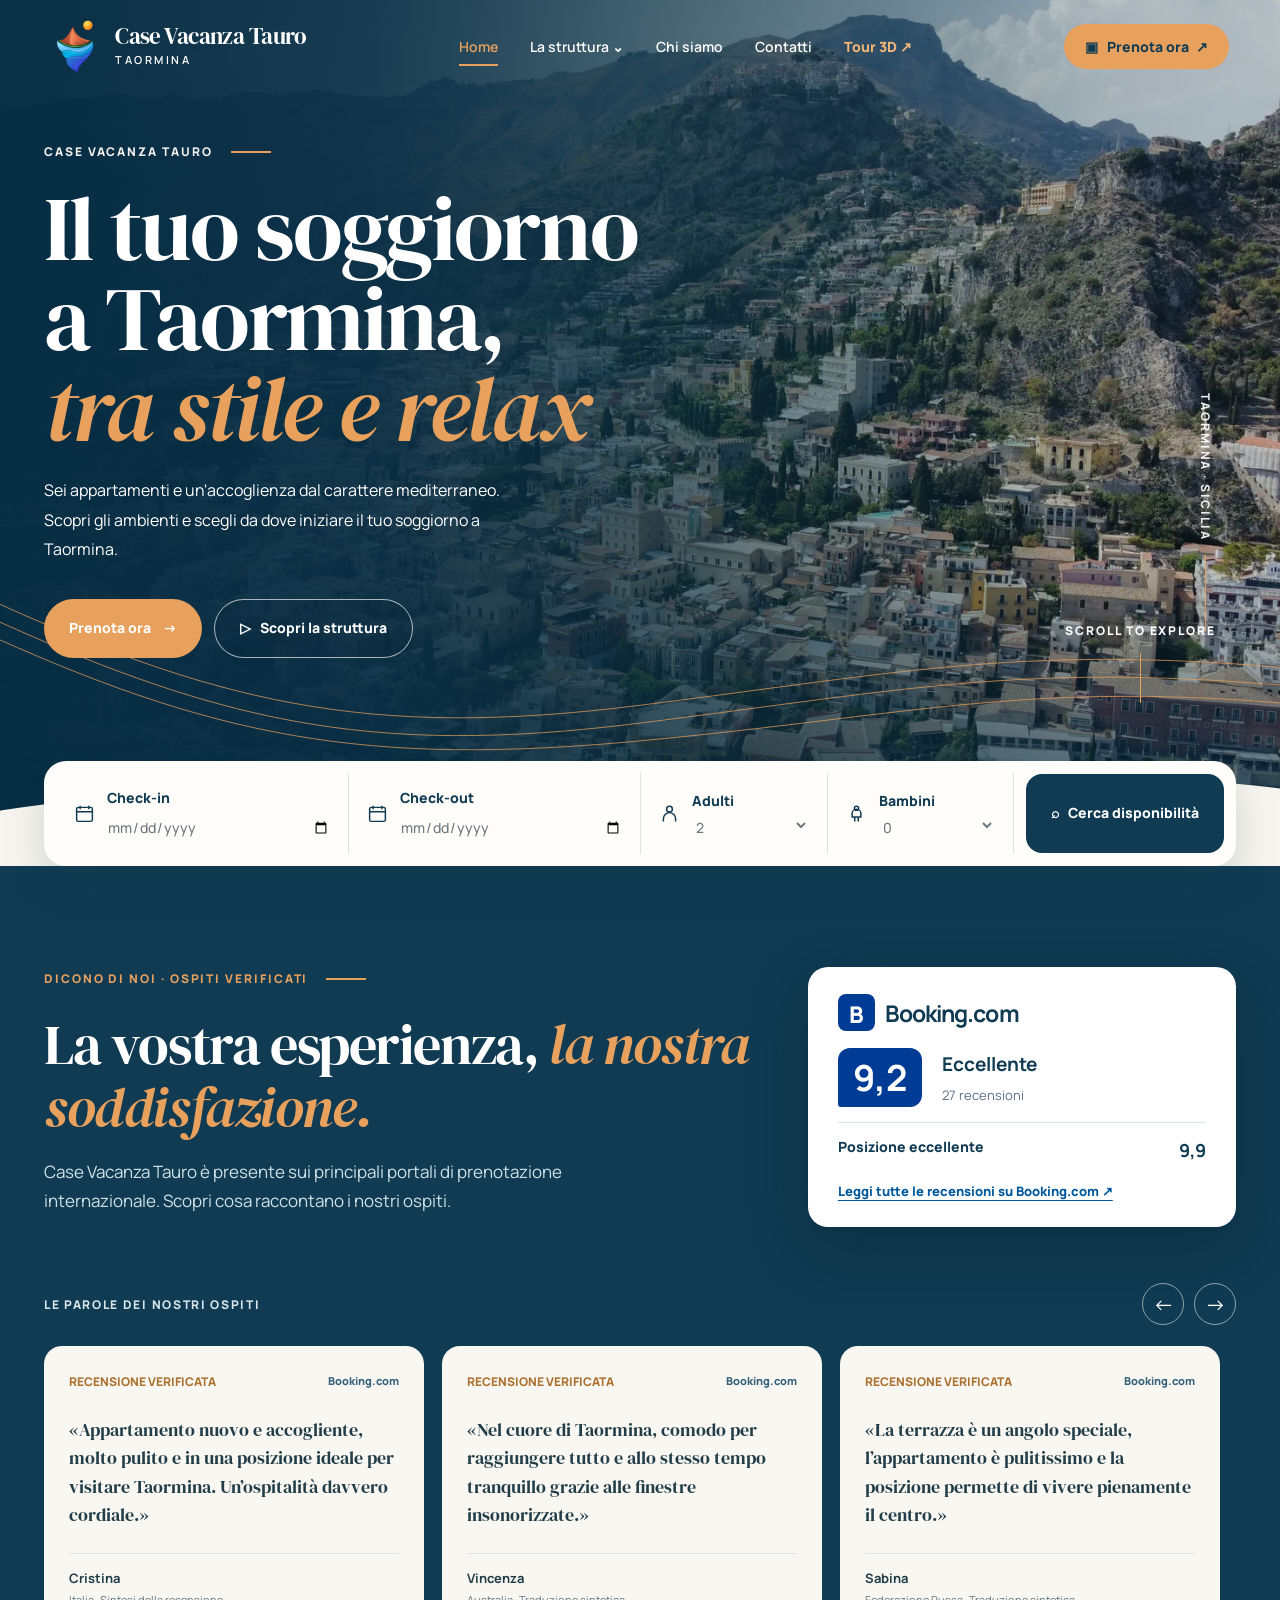
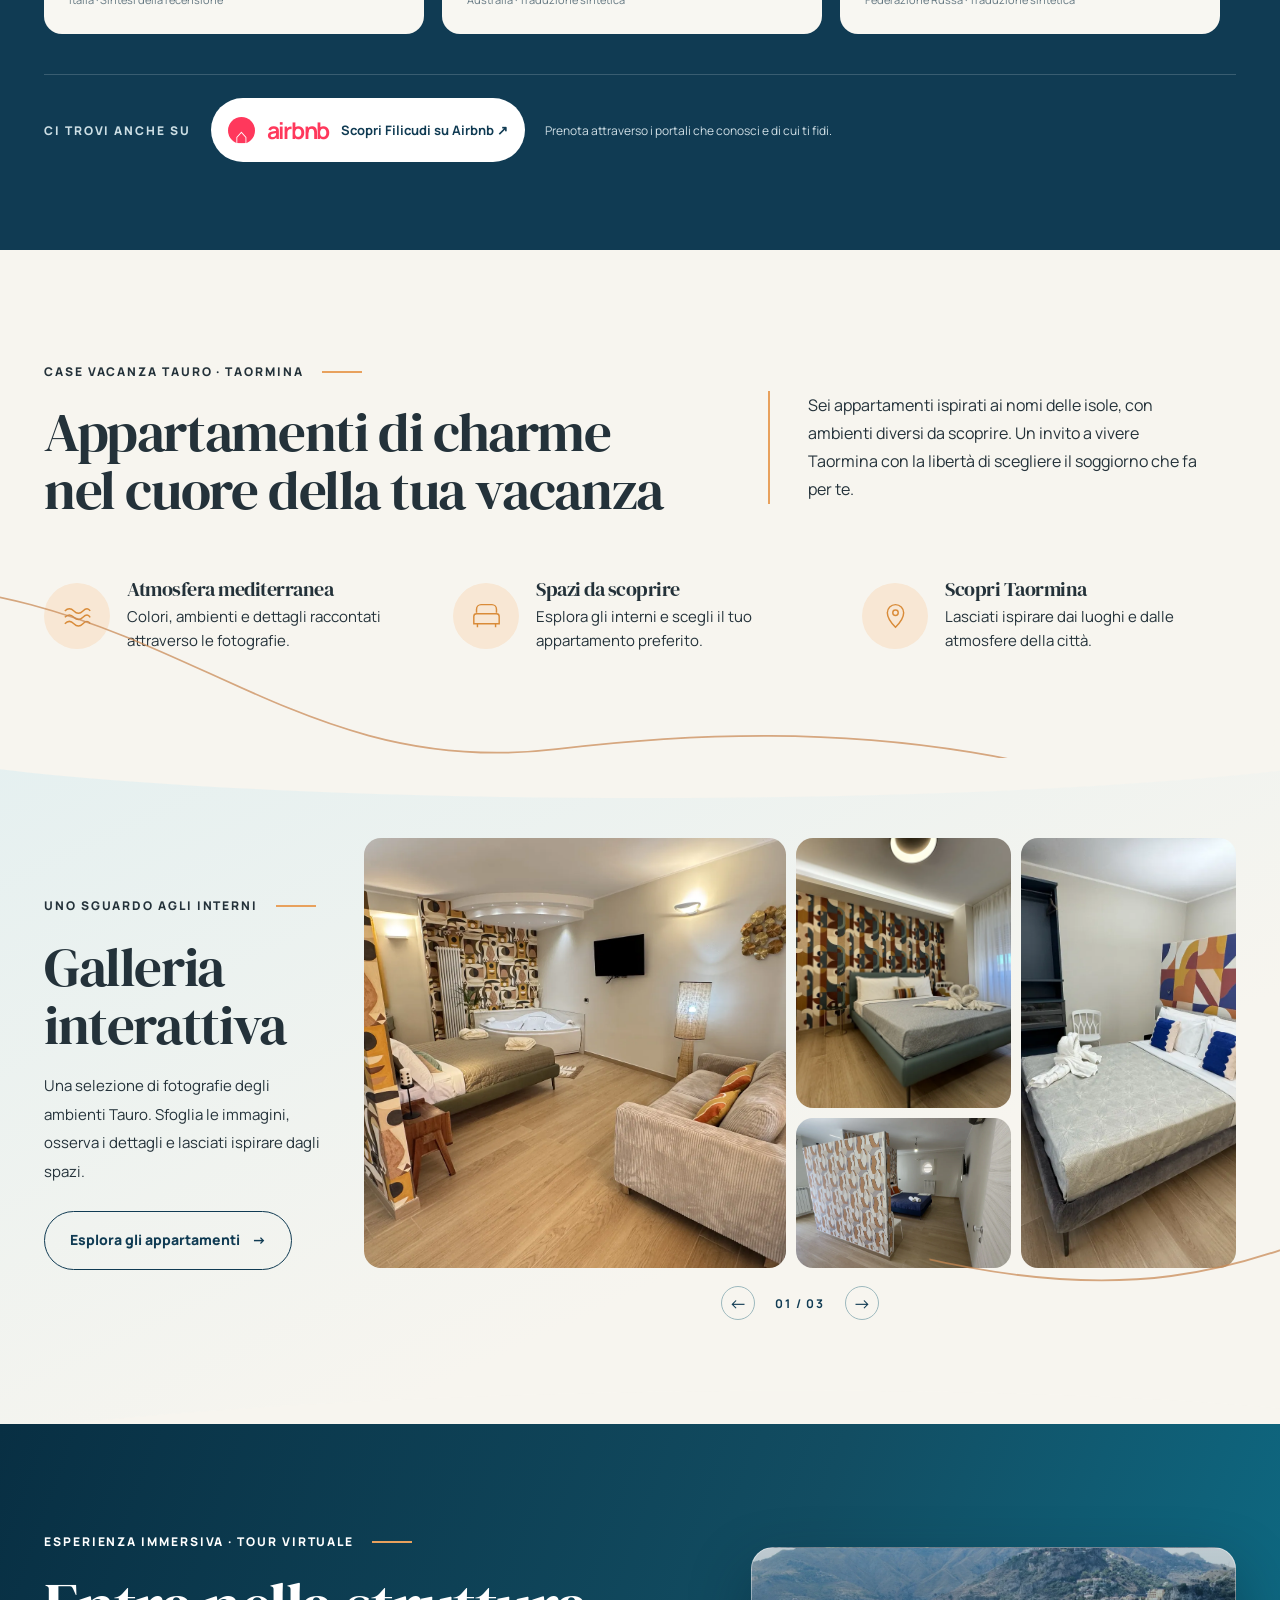
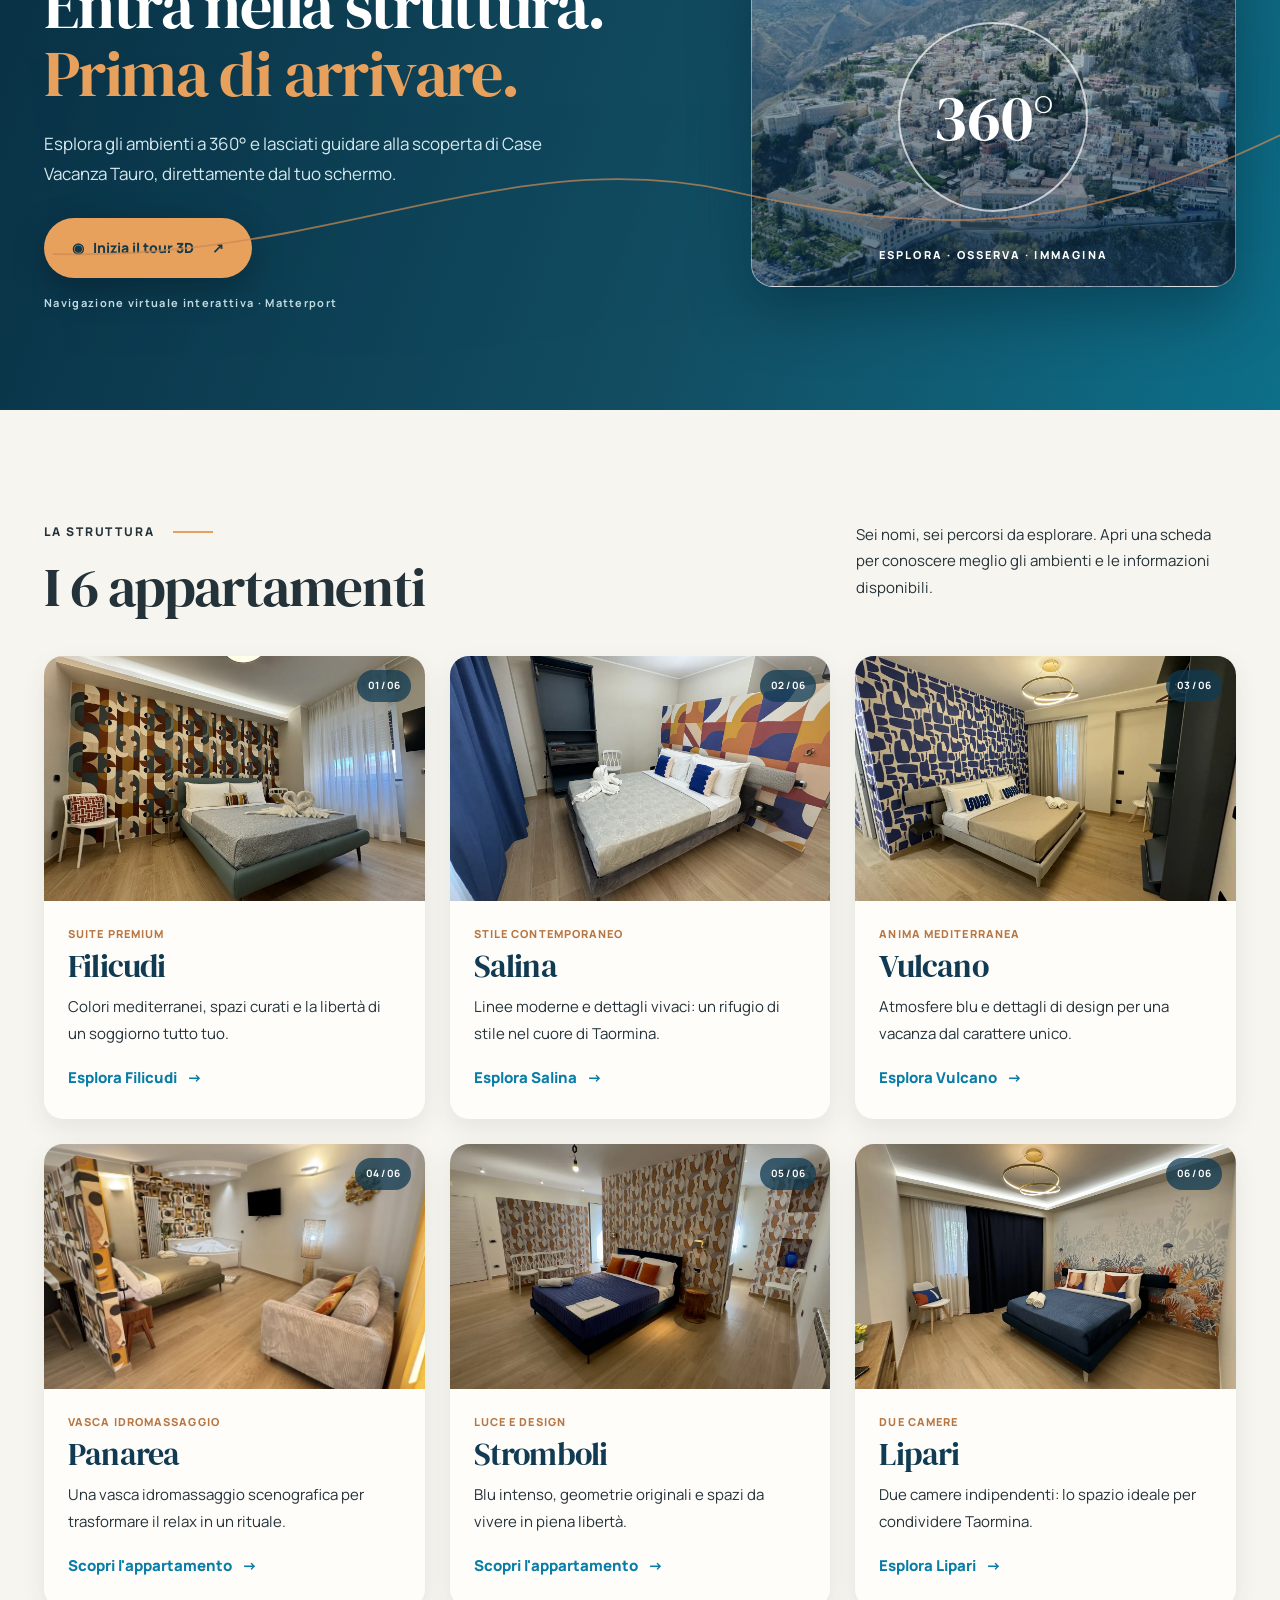
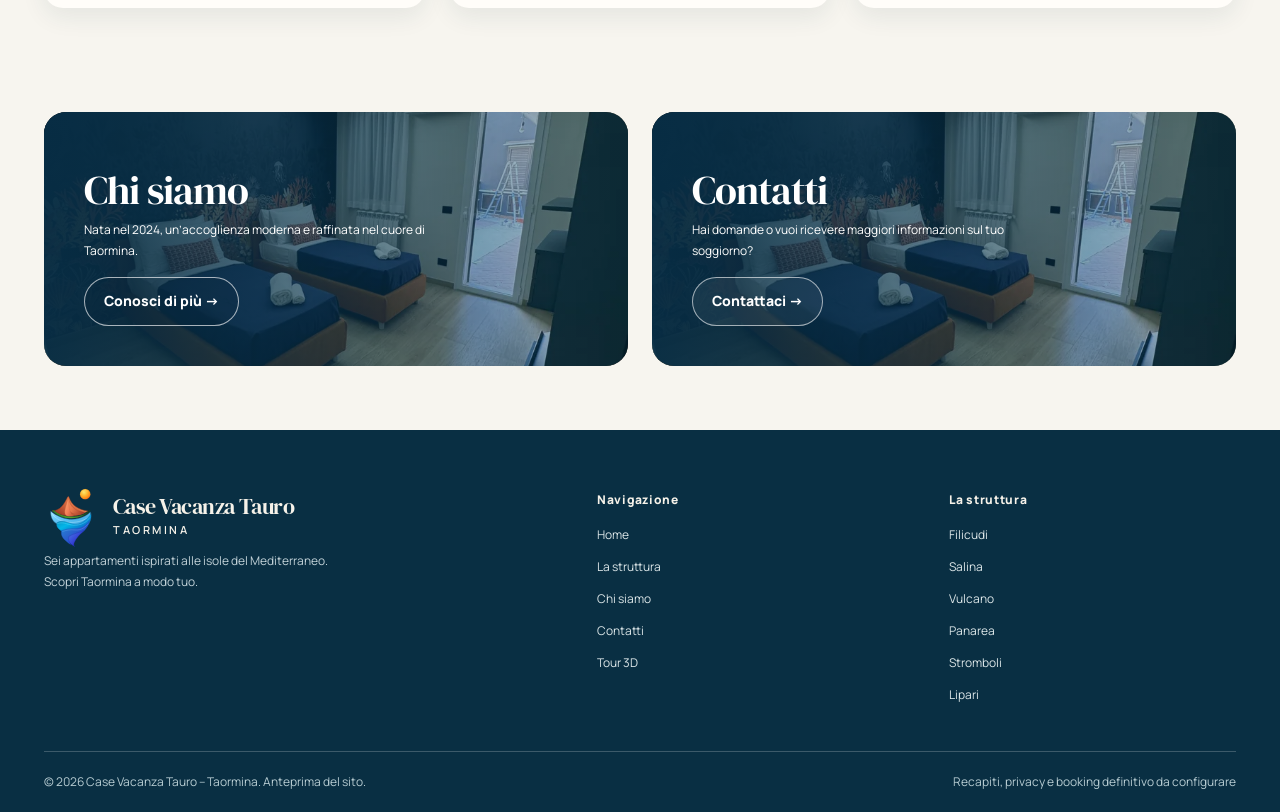
<file: index.html>
<!DOCTYPE html>

<html lang="it"><head><meta charset="utf-8"/><meta content="width=device-width,initial-scale=1" name="viewport"/><meta content="#103B53" name="theme-color"/><meta content="Case Vacanza Tauro a Taormina: scopri i sei appartamenti Filicudi, Salina, Vulcano, Panarea, Stromboli e Lipari." name="description"/><title>Case Vacanza Tauro – Taormina | Appartamenti e soggiorni</title><link href="https://fonts.googleapis.com" rel="preconnect"/><link crossorigin="" href="https://fonts.gstatic.com" rel="preconnect"/><link as="image" href="assets/photos/lipari-01.webp" rel="preload"/><link href="assets/home.css" rel="stylesheet"/><style>.hero-visual{background-image:linear-gradient(90deg,rgba(2,32,45,.68),rgba(4,47,68,.12)),url("assets/photos/taormina-panorama.webp")!important;background-size:cover!important;background-position:center 52%!important}.property-img img{object-fit:cover}</style><link href="assets/tauro-unified.css?v=20261104-3" rel="stylesheet"/></head>
<body><div aria-hidden="true" class="scroll-progress" id="progress"></div><header class="site-head" id="siteHead"><div class="shell head-inner"><a aria-label="Case Vacanza Tauro, home" class="brand" href="index.html"><img alt="" class="brand-symbol" height="65" src="assets/logo-tauro-animato.svg" width="57"/><span class="brand-name">Case Vacanza Tauro<small>Taormina</small></span></a><button aria-controls="siteNav" aria-expanded="false" aria-label="Apri menu" class="menu-toggle" id="menuToggle" type="button">☰</button><nav aria-label="Navigazione principale" class="site-nav" id="siteNav"><a aria-current="page" class="active" href="index.html">Home</a><div class="nav-group"><button aria-expanded="false" class="nav-parent" id="navParent" type="button">La struttura <span aria-hidden="true">⌄</span></button><div class="dropdown"><a href="index.html#appartamenti">Tutti gli appartamenti</a><a href="filicudi.html">Filicudi</a><a href="salina.html">Salina</a><a href="vulcano.html">Vulcano</a><a href="panarea.html">Panarea</a><a href="stromboli.html">Stromboli</a><a href="lipari.html">Lipari</a></div></div><a href="chi-siamo.html">Chi siamo</a><a href="contatti.html">Contatti</a><a class="nav-tour" href="https://my.matterport.com/show/?m=oBbpwW5jHmJ" target="_blank" rel="noopener noreferrer">Tour 3D ↗</a></nav><a class="btn btn-primary head-cta" href="index.html#prenotazioni">▣   Prenota ora <span aria-hidden="true">↗</span></a></div></header>
<main><section aria-label="Benvenuto a Case Vacanza Tauro" class="hero" id="inizio"><div aria-hidden="true" class="hero-visual"></div><div class="shell hero-content"><span class="eyebrow">Case Vacanza Tauro</span><h1><span class="line">Il tuo soggiorno</span><span class="line">a Taormina,</span><span class="line"><em>tra stile e relax</em></span></h1><p class="hero-desc">Sei appartamenti e un'accoglienza dal carattere mediterraneo. Scopri gli ambienti e scegli da dove iniziare il tuo soggiorno a Taormina.</p><div class="hero-actions"><a class="btn btn-primary" href="#prenotazioni">Prenota ora <span aria-hidden="true">→</span></a><a class="btn btn-outline" href="#appartamenti">▷   Scopri la struttura</a></div></div><svg aria-hidden="true" class="cvt-hero-waves" viewBox="0 0 1440 220" preserveAspectRatio="none" focusable="false"><path d="M-30 16 C240 140 410 182 720 143 S1160 74 1470 103"></path><path d="M-30 36 C240 160 410 202 720 163 S1160 94 1470 123"></path><path d="M-30 56 C240 180 410 212 720 183 S1160 114 1470 143"></path></svg><div aria-hidden="true" class="hero-indicator">TAORMINA · SICILIA</div><div aria-hidden="true" class="scroll-nudge">Scroll to explore<span></span></div></section>
<div class="shell booking-wrap" id="prenotazioni"><form aria-label="Ricerca soggiorno dimostrativa" class="booking-panel" id="bookingForm"><div class="booking-field"><svg aria-hidden="true" viewbox="0 0 24 24"><rect height="16" rx="2" width="18" x="3" y="5"></rect><path d="M7 3v4M17 3v4M3 10h18"></path></svg><label>Check-in<input aria-label="Data di check-in" id="checkin" name="checkin" required="" type="date"/></label></div><div class="booking-field"><svg aria-hidden="true" viewbox="0 0 24 24"><rect height="16" rx="2" width="18" x="3" y="5"></rect><path d="M7 3v4M17 3v4M3 10h18"></path></svg><label>Check-out<input aria-label="Data di check-out" id="checkout" name="checkout" required="" type="date"/></label></div><div class="booking-field"><svg aria-hidden="true" viewbox="0 0 24 24"><circle cx="12" cy="7" r="3.3"></circle><path d="M5 21v-3a7 7 0 0 1 14 0v3"></path></svg><label>Adulti<select aria-label="Numero adulti" name="adults"><option>1</option><option selected="">2</option><option>3</option><option>4</option><option>5</option><option>6</option><option>7</option><option>8</option></select></label></div><div class="booking-field"><svg aria-hidden="true" viewbox="0 0 24 24"><circle cx="12" cy="6" r="2.4"></circle><path d="M7 12a5 5 0 0 1 10 0v4H7zM10 16v5m4-5v5"></path></svg><label>Bambini<select aria-label="Numero bambini" name="children"><option selected="">0</option><option>1</option><option>2</option><option>3</option><option>4</option><option>5</option><option>6</option></select></label></div><button class="btn btn-dark booking-submit" type="submit">⌕   Cerca disponibilità</button></form></div>
<section class="cvt-reviews-section" aria-labelledby="cvt-reviews-title"><div class="shell"><div class="cvt-reviews-head"><div><span class="eyebrow">DICONO DI NOI · OSPITI VERIFICATI</span><h2 id="cvt-reviews-title">La vostra esperienza, <em>la nostra soddisfazione.</em></h2><p>Case Vacanza Tauro è presente sui principali portali di prenotazione internazionale. Scopri cosa raccontano i nostri ospiti.</p></div><div class="cvt-review-score" aria-label="Valutazione Booking.com: 9,2 su 10 da 27 recensioni"><div class="cvt-booking-logo"><span class="cvt-booking-mark">B</span><strong>Booking.com</strong></div><div class="cvt-score-line"><strong>9,2</strong><div><b>Eccellente</b><small>27 recensioni</small></div></div><div class="cvt-score-feature">Posizione eccellente <strong>9,9</strong></div><a class="cvt-booking-link" href="https://www.booking.com/hotel/it/case-vacanza-tauro-taormina.it.html" target="_blank" rel="noopener noreferrer">Leggi tutte le recensioni su Booking.com ↗</a></div></div><div class="cvt-reviews-toolbar"><span>LE PAROLE DEI NOSTRI OSPITI</span><div><button type="button" class="cvt-review-arrow" id="cvtReviewPrev" aria-label="Recensione precedente">←</button><button type="button" class="cvt-review-arrow" id="cvtReviewNext" aria-label="Recensione successiva">→</button></div></div><div class="cvt-review-track" id="cvtReviewsTrack" tabindex="0" aria-label="Carosello delle recensioni, scorri orizzontalmente"><article class="cvt-review-card"><div class="cvt-review-card-top"><span>RECENSIONE VERIFICATA</span><span>Booking.com</span></div><p>«Appartamento nuovo e accogliente, molto pulito e in una posizione ideale per visitare Taormina. Un’ospitalità davvero cordiale.»</p><div class="cvt-review-author"><strong>Cristina</strong><span>Italia · Sintesi della recensione</span></div></article><article class="cvt-review-card"><div class="cvt-review-card-top"><span>RECENSIONE VERIFICATA</span><span>Booking.com</span></div><p>«Nel cuore di Taormina, comodo per raggiungere tutto e allo stesso tempo tranquillo grazie alle finestre insonorizzate.»</p><div class="cvt-review-author"><strong>Vincenza</strong><span>Australia · Traduzione sintetica</span></div></article><article class="cvt-review-card"><div class="cvt-review-card-top"><span>RECENSIONE VERIFICATA</span><span>Booking.com</span></div><p>«La terrazza è un angolo speciale, l’appartamento è pulitissimo e la posizione permette di vivere pienamente il centro.»</p><div class="cvt-review-author"><strong>Sabina</strong><span>Federazione Russa · Traduzione sintetica</span></div></article><article class="cvt-review-card"><div class="cvt-review-card-top"><span>RECENSIONE VERIFICATA</span><span>Booking.com</span></div><p>«Una sistemazione completa di tutto, con un piacevole benvenuto e ambienti ben insonorizzati anche in una zona vivace.»</p><div class="cvt-review-author"><strong>Gema</strong><span>Spagna · Traduzione sintetica</span></div></article></div><div class="cvt-portals"><span class="cvt-portals-kicker">CI TROVI ANCHE SU</span><a class="cvt-airbnb-card" href="https://www.airbnb.it/rooms/1212853166470451731" target="_blank" rel="noopener noreferrer" aria-label="Scopri l’appartamento Filicudi di Case Vacanza Tauro su Airbnb"><span class="cvt-airbnb-symbol">⌂</span><strong>airbnb</strong><span>Scopri Filicudi su Airbnb ↗</span></a><span class="cvt-portals-note">Prenota attraverso i portali che conosci e di cui ti fidi.</span></div></div></section>
<section aria-labelledby="intro-title" class="section-pad"><div class="shell"><div class="intro-top reveal"><div><span class="eyebrow">Case Vacanza Tauro · Taormina</span><h2 id="intro-title">Appartamenti di charme<br/>nel cuore della tua vacanza</h2></div><p class="intro-copy">Sei appartamenti ispirati ai nomi delle isole, con ambienti diversi da scoprire. Un invito a vivere Taormina con la libertà di scegliere il soggiorno che fa per te.</p></div><div class="benefits"><div class="benefit reveal"><div class="benefit-icon"><svg aria-hidden="true" viewbox="0 0 32 32"><path d="M2 11q5-5 10 0t10 0t8 0M2 18q5-5 10 0t10 0t8 0M2 25q5-5 10 0t10 0t8 0"></path></svg></div><div><h3>Atmosfera mediterranea</h3><p>Colori, ambienti e dettagli raccontati attraverso le fotografie.</p></div></div><div class="benefit reveal reveal-delay-1"><div class="benefit-icon"><svg aria-hidden="true" viewbox="0 0 32 32"><path d="M5 13V9a5 5 0 0 1 5-5h12a5 5 0 0 1 5 5v4M5 14h22a3 3 0 0 1 3 3v8H2v-8a3 3 0 0 1 3-3ZM6 25v4m20-4v4"></path></svg></div><div><h3>Spazi da scoprire</h3><p>Esplora gli interni e scegli il tuo appartamento preferito.</p></div></div><div class="benefit reveal reveal-delay-2"><div class="benefit-icon"><svg aria-hidden="true" viewbox="0 0 32 32"><path d="M25 13c0 7-9 16-9 16S7 20 7 13a9 9 0 1 1 18 0Z"></path><circle cx="16" cy="13" r="3"></circle></svg></div><div><h3>Scopri Taormina</h3><p>Lasciati ispirare dai luoghi e dalle atmosfere della città.</p></div></div></div></div><svg aria-hidden="true" class="tauro-strokes" viewBox="0 0 1200 500" preserveAspectRatio="none"><path d="M-100 365 C200 278 330 470 580 390 S1040 300 1320 385"/></svg></section>
<section aria-labelledby="gallery-title" class="gallery-band" id="galleria"><div class="shell gallery-layout"><div class="gallery-side reveal"><span class="eyebrow">Uno sguardo agli interni</span><h2 id="gallery-title">Galleria<br/>interattiva</h2><p>Una selezione di fotografie degli ambienti Tauro. Sfoglia le immagini, osserva i dettagli e lasciati ispirare dagli spazi.</p><a class="btn btn-border" href="#appartamenti">Esplora gli appartamenti <span>→</span></a></div><div class="reveal reveal-delay-1"><div class="gallery-photos"><button aria-label="Ingrandisci immagine galleria 1" class="gallery-photo major" type="button"><img alt="Fotografia degli ambienti di Panarea" data-gallery-img="" loading="lazy" src="assets/photos/panarea-05.webp"/></button><button aria-label="Ingrandisci immagine galleria 2" class="gallery-photo" type="button"><img alt="Fotografia degli ambienti di Filicudi" data-gallery-img="" loading="lazy" src="assets/photos/filicudi-01.webp"/></button><button aria-label="Ingrandisci immagine galleria 3" class="gallery-photo tall" type="button"><img alt="Fotografia degli ambienti di Salina" data-gallery-img="" loading="lazy" src="assets/photos/salina-01.webp"/></button><button aria-label="Ingrandisci immagine galleria 4" class="gallery-photo" type="button"><img alt="Fotografia degli ambienti di Stromboli" data-gallery-img="" loading="lazy" src="assets/photos/stromboli-01.webp"/></button></div><div class="gallery-controls"><button aria-label="Fotografie precedenti" id="galleryPrev" type="button">←</button><span aria-live="polite" class="gallery-count" id="galleryCount">01 / 03</span><button aria-label="Fotografie successive" id="galleryNext" type="button">→</button></div></div></div><svg aria-hidden="true" class="tauro-strokes" viewBox="0 0 1200 500" preserveAspectRatio="none"><path d="M-100 410 C235 465 320 305 590 368 S970 480 1320 350"/></svg></section>
<section class="tour3d-banner section-pad" aria-labelledby="tour3d-title"><div class="shell tour3d-inner"><div class="tour3d-copy reveal"><span class="eyebrow">ESPERIENZA IMMERSIVA · TOUR VIRTUALE</span><h2 id="tour3d-title">Entra nella struttura.<br/><em>Prima di arrivare.</em></h2><p>Esplora gli ambienti a 360° e lasciati guidare alla scoperta di Case Vacanza Tauro, direttamente dal tuo schermo.</p><a class="btn tour3d-button" href="https://my.matterport.com/show/?m=oBbpwW5jHmJ" target="_blank" rel="noopener noreferrer">◉ &nbsp; Inizia il tour 3D <span aria-hidden="true">↗</span></a><span class="tour3d-note">Navigazione virtuale interattiva · Matterport</span></div><div class="tour3d-preview" aria-hidden="true"><div class="tour3d-ring"><span>360°</span></div><span class="tour3d-label">ESPLORA · OSSERVA · IMMAGINA</span></div></div><svg aria-hidden="true" class="tauro-strokes" viewBox="0 0 1200 500" preserveAspectRatio="none"><path d="M-100 352 C220 430 430 315 660 390 S1030 470 1320 360"/></svg></section><section aria-labelledby="properties-title" class="section-pad" id="appartamenti"><div class="shell"><div class="properties-heading reveal"><div><span class="eyebrow">La struttura</span><h2 id="properties-title">I 6 appartamenti</h2></div><p>Sei nomi, sei percorsi da esplorare. Apri una scheda per conoscere meglio gli ambienti e le informazioni disponibili.</p></div><div class="properties-grid">
<article class="property-card reveal"><a aria-label="Apri pagina appartamento Filicudi" class="property-img" href="filicudi.html"><img alt="Fotografia originale appartamento Filicudi" loading="lazy" src="assets/photos/filicudi-01.webp"/><span class="property-num">01 / 06</span></a><div class="property-body"><span class="property-kicker">SUITE PREMIUM</span><h3>Filicudi</h3><p>Colori mediterranei, spazi curati e la libertà di un soggiorno tutto tuo.</p><a aria-label="Apri pagina appartamento Filicudi" class="text-link" href="filicudi.html">Esplora Filicudi <span>→</span></a></div></article>
<article class="property-card reveal reveal-delay-1"><a aria-label="Apri pagina appartamento Salina" class="property-img" href="salina.html"><img alt="Fotografia originale appartamento Salina" loading="lazy" src="assets/photos/salina-01.webp"/><span class="property-num">02 / 06</span></a><div class="property-body"><span class="property-kicker">STILE CONTEMPORANEO</span><h3>Salina</h3><p>Linee moderne e dettagli vivaci: un rifugio di stile nel cuore di Taormina.</p><a aria-label="Apri pagina appartamento Salina" class="text-link" href="salina.html">Esplora Salina <span>→</span></a></div></article>
<article class="property-card reveal reveal-delay-2"><a aria-label="Apri pagina appartamento Vulcano" class="property-img" href="vulcano.html"><img alt="Fotografia originale appartamento Vulcano" loading="lazy" src="assets/photos/vulcano-01.webp"/><span class="property-num">03 / 06</span></a><div class="property-body"><span class="property-kicker">ANIMA MEDITERRANEA</span><h3>Vulcano</h3><p>Atmosfere blu e dettagli di design per una vacanza dal carattere unico.</p><a aria-label="Apri pagina appartamento Vulcano" class="text-link" href="vulcano.html">Esplora Vulcano <span>→</span></a></div></article>
<article class="property-card reveal"><a aria-label="Apri Panarea" class="property-img" href="panarea.html"><img alt="Fotografia originale appartamento Panarea" loading="lazy" src="assets/photos/panarea-05.webp"/><span class="property-num">04 / 06</span></a><div class="property-body"><span class="property-kicker">VASCA IDROMASSAGGIO</span><h3>Panarea</h3><p>Una vasca idromassaggio scenografica per trasformare il relax in un rituale.</p><a class="text-link" href="panarea.html">Scopri l'appartamento <span>→</span></a></div></article>
<article class="property-card reveal reveal-delay-1"><a aria-label="Apri Stromboli" class="property-img" href="stromboli.html"><img alt="Fotografia originale appartamento Stromboli" loading="lazy" src="assets/photos/stromboli-02.webp"/><span class="property-num">05 / 06</span></a><div class="property-body"><span class="property-kicker">LUCE E DESIGN</span><h3>Stromboli</h3><p>Blu intenso, geometrie originali e spazi da vivere in piena libertà.</p><a class="text-link" href="stromboli.html">Scopri l'appartamento <span>→</span></a></div></article>
<article class="property-card reveal reveal-delay-2"><a aria-label="Apri pagina appartamento Lipari" class="property-img" href="lipari.html"><img alt="Fotografia originale appartamento Lipari" loading="lazy" src="assets/photos/lipari-01.webp"/><span class="property-num">06 / 06</span></a><div class="property-body"><span class="property-kicker">DUE CAMERE</span><h3>Lipari</h3><p>Due camere indipendenti: lo spazio ideale per condividere Taormina.</p><a aria-label="Apri pagina appartamento Lipari" class="text-link" href="lipari.html">Esplora Lipari <span>→</span></a></div></article>
</div></div></section>
<div class="shell cta-pair"><article class="cta-tile reveal" style='background-image:linear-gradient(115deg,rgba(7,40,55,.80),rgba(7,40,55,.18)),url("assets/photos/struttura-03.webp");background-size:cover;background-position:center;'><h2>Chi siamo</h2><p>Nata nel 2024, un’accoglienza moderna e raffinata nel cuore di Taormina.</p><a class="btn btn-outline" href="chi-siamo.html">Conosci di più →</a></article><article class="cta-tile reveal reveal-delay-1" style='background-image:linear-gradient(115deg,rgba(7,40,55,.80),rgba(7,40,55,.18)),url("assets/photos/struttura-05.webp");background-size:cover;background-position:center;'><h2>Contatti</h2><p>Hai domande o vuoi ricevere maggiori informazioni sul tuo soggiorno?</p><a class="btn btn-border" href="contatti.html">Contattaci →</a></article></div></main>
<footer class="footer"><div class="shell"><div class="footer-content"><div><a class="brand" href="index.html"><img alt="" class="brand-symbol" loading="lazy" src="assets/logo-tauro-animato.svg"/><span class="brand-name">Case Vacanza Tauro<small>Taormina</small></span></a><p>Sei appartamenti ispirati alle isole del Mediterraneo. Scopri Taormina a modo tuo.</p></div><div><h3>Navigazione</h3><a href="index.html">Home</a><a href="#appartamenti">La struttura</a><a href="chi-siamo.html">Chi siamo</a><a href="contatti.html">Contatti</a><a href="https://my.matterport.com/show/?m=oBbpwW5jHmJ" target="_blank" rel="noopener noreferrer">Tour 3D</a></div><div><h3>La struttura</h3><a href="index.html#appartamenti">Filicudi</a><a href="index.html#appartamenti">Salina</a><a href="vulcano.html">Vulcano</a><a href="index.html#appartamenti">Panarea</a><a href="index.html#appartamenti">Stromboli</a><a href="index.html#appartamenti">Lipari</a></div></div><div class="footer-bottom"><span>© <span id="year">2026</span> Case Vacanza Tauro – Taormina. Anteprima del sito.</span><span>Recapiti, privacy e booking definitivo da configurare</span></div></div></footer>
<button aria-controls="bookingForm" aria-expanded="false" class="btn btn-dark mobile-booking-btn" id="mobileBooking" type="button"><span class="booking-pill"><span class="booking-pill-label">Verifica disponibilità · Date e ospiti ↑</span></span></button><div aria-label="Fotografia ingrandita" aria-modal="true" class="modal lightbox" id="lightbox" role="dialog"><figure class="modal-card"><button aria-label="Chiudi fotografia" class="modal-close" id="lightboxClose" type="button">×</button><img alt="Fotografia ingrandita" id="lightboxImg"/><figcaption>Case Vacanza Tauro · Galleria demo</figcaption></figure></div><div aria-labelledby="summaryTitle" aria-modal="true" class="modal" id="summaryModal" role="dialog"><div class="modal-card"><button aria-label="Chiudi riepilogo" class="modal-close" id="summaryClose" type="button">×</button><span class="eyebrow">Prenotazioni</span><h2 id="summaryTitle">Riepilogo soggiorno</h2><p>Questa è un'anteprima: i dati non sono stati inviati e la disponibilità non è stata verificata.</p><pre id="summaryText"></pre><button class="btn btn-dark" id="copySummary" type="button">Copia riepilogo</button></div></div><script defer="" src="assets/home.js"></script><script defer="" src="assets/tauro-unified.js?v=20261104-3"></script><script defer src="assets/tauro-motion.js?v=20261104-3"></script></body></html>
</file>
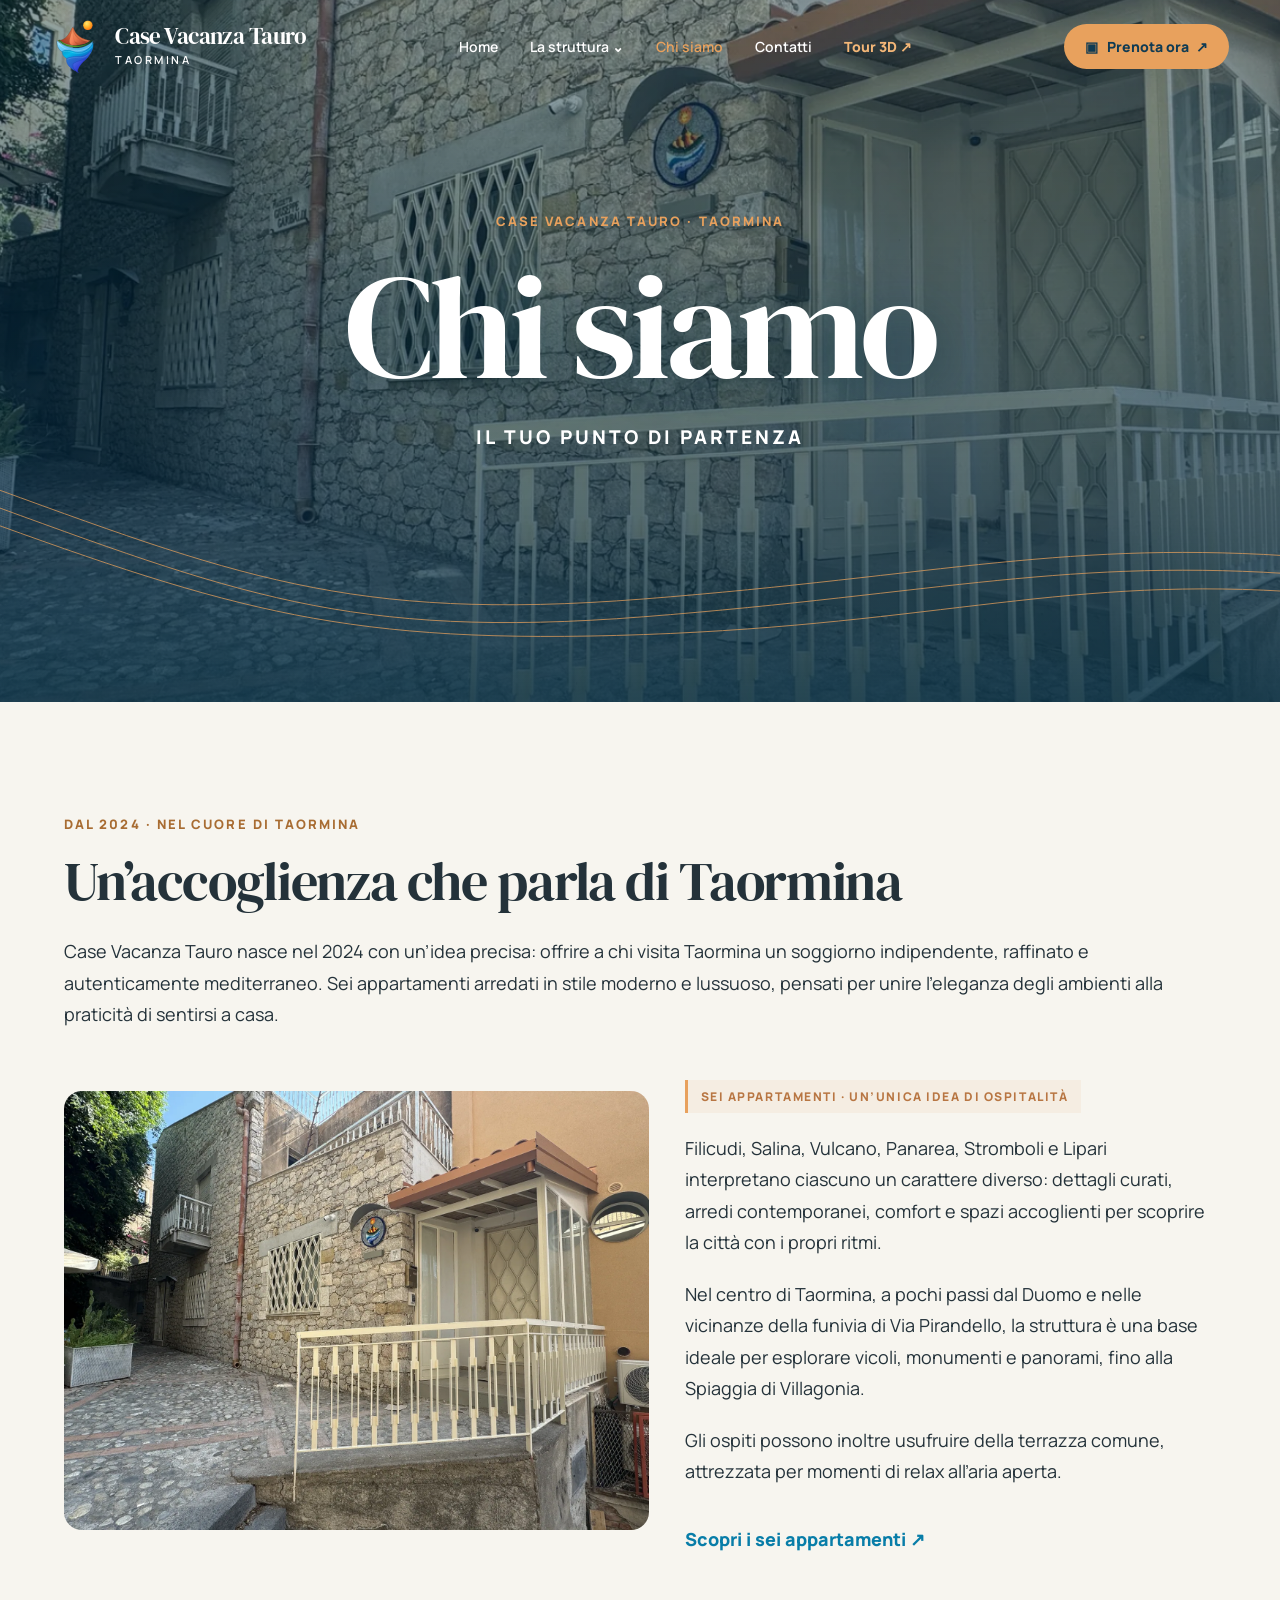
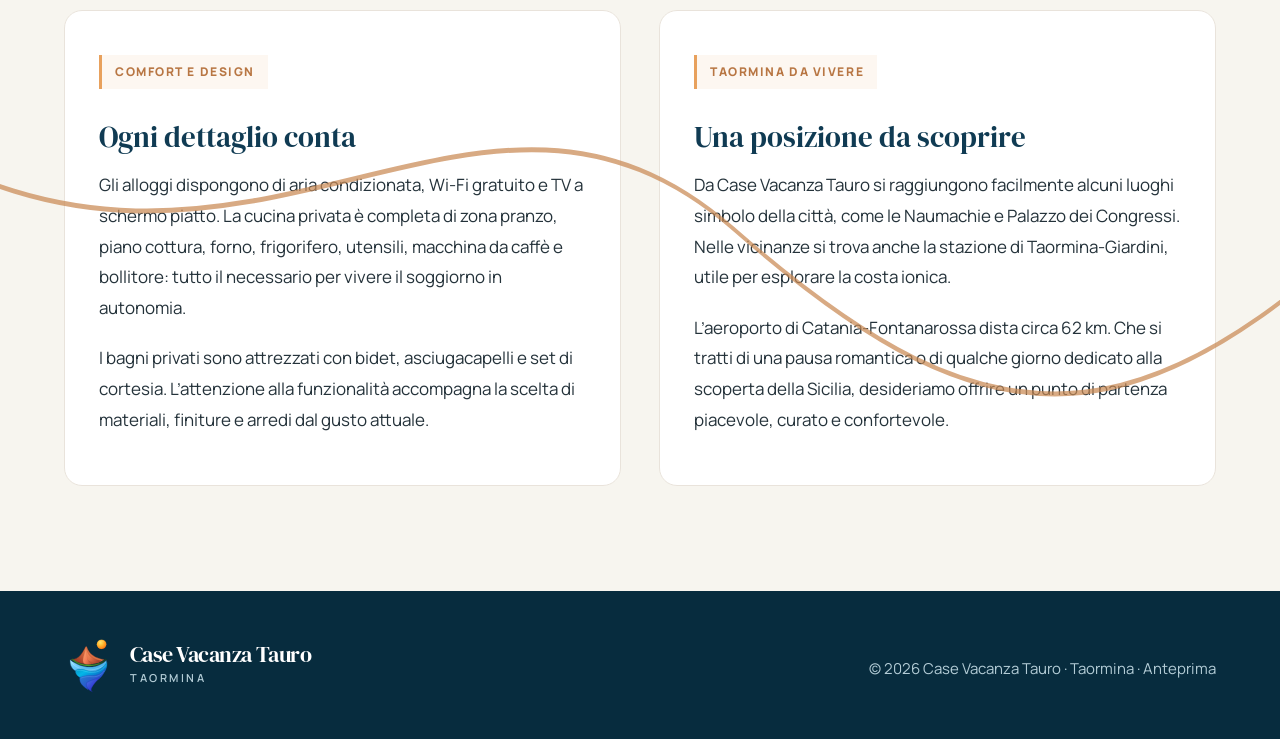
<file: chi-siamo.html>
<!DOCTYPE html>
<html lang="it"><head><meta charset="utf-8"/><meta content="width=device-width,initial-scale=1" name="viewport"/><meta content="Chi siamo · Case Vacanza Tauro a Taormina" name="description"/><title>Chi siamo | Case Vacanza Tauro</title><link href="assets/apartment.css" rel="stylesheet"/><link href="assets/tauro-unified.css?v=20261104-3" rel="stylesheet"/></head><body><header class="site-head" id="siteHead"><div class="shell head-inner"><a aria-label="Case Vacanza Tauro, home" class="brand" href="index.html"><img alt="" class="brand-symbol" height="65" src="assets/logo-tauro-animato.svg" width="57"/><span class="brand-name">Case Vacanza Tauro<small>Taormina</small></span></a><button aria-controls="siteNav" aria-expanded="false" aria-label="Apri menu" class="menu-toggle" id="menuToggle" type="button">☰</button><nav aria-label="Navigazione principale" class="site-nav" id="siteNav"><a href="index.html">Home</a><div class="nav-group"><button aria-expanded="false" class="nav-parent" id="navParent" type="button">La struttura <span aria-hidden="true">⌄</span></button><div class="dropdown"><a href="index.html#appartamenti">Tutti gli appartamenti</a><a href="filicudi.html">Filicudi</a><a href="salina.html">Salina</a><a href="vulcano.html">Vulcano</a><a href="panarea.html">Panarea</a><a href="stromboli.html">Stromboli</a><a href="lipari.html">Lipari</a></div></div><a class="active" aria-current="page" href="chi-siamo.html">Chi siamo</a><a href="contatti.html">Contatti</a><a class="nav-tour" href="https://my.matterport.com/show/?m=oBbpwW5jHmJ" target="_blank" rel="noopener noreferrer">Tour 3D ↗</a></nav><a class="btn btn-primary head-cta" href="index.html#prenotazioni">▣   Prenota ora <span aria-hidden="true">↗</span></a></div></header><main><section class="hero hero-lines-5" style="min-height:480px"><div aria-label="Facciata della struttura Case Vacanza Tauro con insegna" class="hero-photo" role="img" style="background-image:url('assets/photos/struttura-03.webp')"></div><div class="hero-shade"></div><div class="hero-content"><span class="eyebrow">CASE VACANZA TAURO · TAORMINA</span><h1>Chi siamo</h1><div class="hero-sub">IL TUO PUNTO DI PARTENZA</div></div><svg aria-hidden="true" class="cvt-hero-waves" viewBox="0 0 1440 220" preserveAspectRatio="none" focusable="false"><path d="M-30 22 C262 128 391 181 724 155 S1203 88 1470 108"></path><path d="M-30 42 C262 148 391 201 724 175 S1203 108 1470 128"></path><path d="M-30 62 C262 168 391 207 724 195 S1203 128 1470 148"></path></svg></section><section class="section"><div class="container"><span class="eyebrow dark">DAL 2024 · NEL CUORE DI TAORMINA</span><h2>Un’accoglienza che parla di Taormina</h2><p class="lead">Case Vacanza Tauro nasce nel 2024 con un’idea precisa: offrire a chi visita Taormina un soggiorno indipendente, raffinato e autenticamente mediterraneo. Sei appartamenti arredati in stile moderno e lussuoso, pensati per unire l’eleganza degli ambienti alla praticità di sentirsi a casa.</p><div class="information-feature"><img alt="La facciata della struttura con l’insegna Case Vacanza Tauro" loading="lazy" src="assets/photos/struttura-03.webp"/><div><span class="tauro-highlight">SEI APPARTAMENTI · UN’UNICA IDEA DI OSPITALITÀ</span><p>Filicudi, Salina, Vulcano, Panarea, Stromboli e Lipari interpretano ciascuno un carattere diverso: dettagli curati, arredi contemporanei, comfort e spazi accoglienti per scoprire la città con i propri ritmi.</p><p>Nel centro di Taormina, a pochi passi dal Duomo e nelle vicinanze della funivia di Via Pirandello, la struttura è una base ideale per esplorare vicoli, monumenti e panorami, fino alla Spiaggia di Villagonia.</p><p>Gli ospiti possono inoltre usufruire della terrazza comune, attrezzata per momenti di relax all’aria aperta.</p><a class="info-link" href="index.html#appartamenti">Scopri i sei appartamenti ↗</a></div></div><div class="cvt-about-more"><article><span class="tauro-highlight">COMFORT E DESIGN</span><h3>Ogni dettaglio conta</h3><p>Gli alloggi dispongono di aria condizionata, Wi-Fi gratuito e TV a schermo piatto. La cucina privata è completa di zona pranzo, piano cottura, forno, frigorifero, utensili, macchina da caffè e bollitore: tutto il necessario per vivere il soggiorno in autonomia.</p><p>I bagni privati sono attrezzati con bidet, asciugacapelli e set di cortesia. L’attenzione alla funzionalità accompagna la scelta di materiali, finiture e arredi dal gusto attuale.</p></article><article><span class="tauro-highlight">TAORMINA DA VIVERE</span><h3>Una posizione da scoprire</h3><p>Da Case Vacanza Tauro si raggiungono facilmente alcuni luoghi simbolo della città, come le Naumachie e Palazzo dei Congressi. Nelle vicinanze si trova anche la stazione di Taormina-Giardini, utile per esplorare la costa ionica.</p><p>L’aeroporto di Catania-Fontanarossa dista circa 62 km. Che si tratti di una pausa romantica o di qualche giorno dedicato alla scoperta della Sicilia, desideriamo offrire un punto di partenza piacevole, curato e confortevole.</p></article></div></div><svg aria-hidden="true" class="tauro-strokes" viewBox="0 0 1200 500" preserveAspectRatio="none"><path d="M-100 352 C220 430 430 315 660 390 S1030 470 1320 360"/></svg></section></main><footer class="footer"><div class="container footer-inner"><a class="brand" href="index.html"><img alt="" height="58" src="assets/logo-tauro-animato.svg" width="52"/><span class="brand-name">Case Vacanza Tauro<small>Taormina</small></span></a><div><small>© 2026 Case Vacanza Tauro · Taormina · Anteprima</small></div></div></footer><script defer="" src="assets/tauro-unified.js?v=20261104-3"></script><script defer src="assets/tauro-motion.js?v=20261104-3"></script></body></html>
</file>
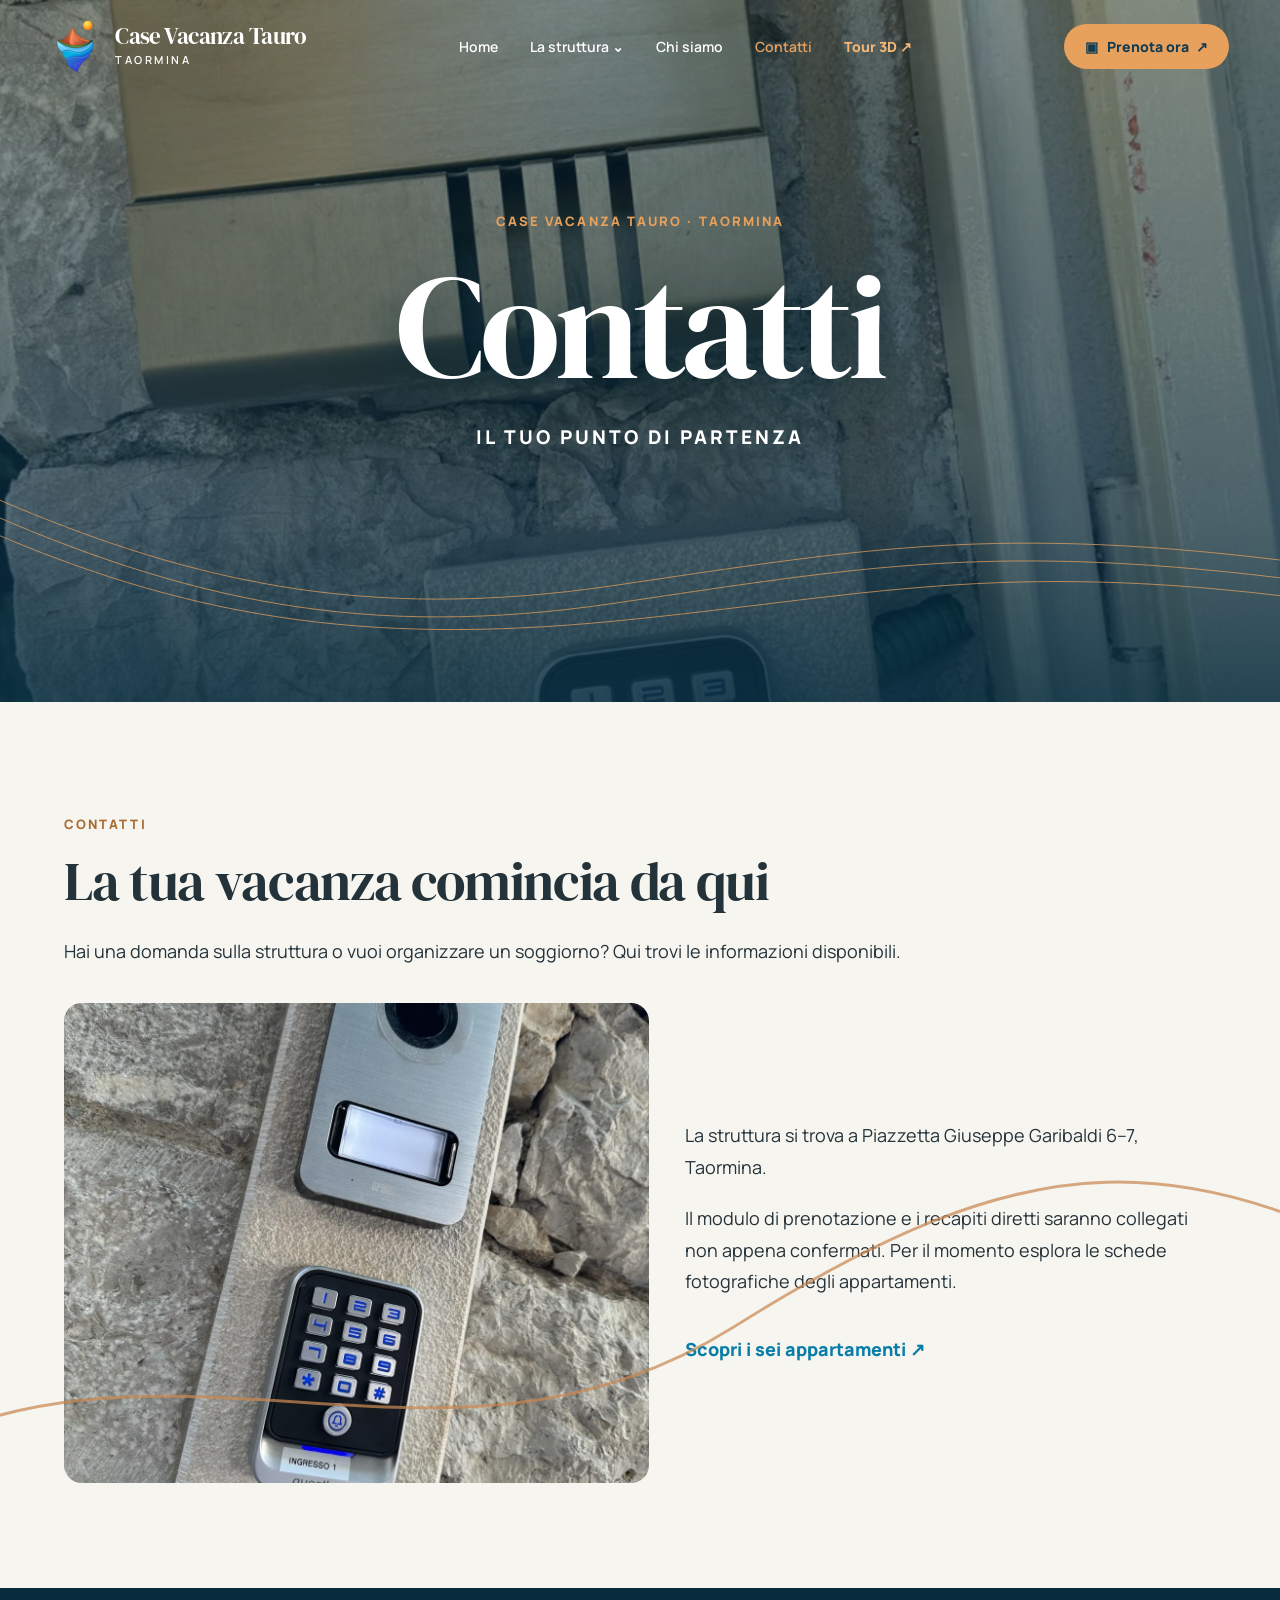
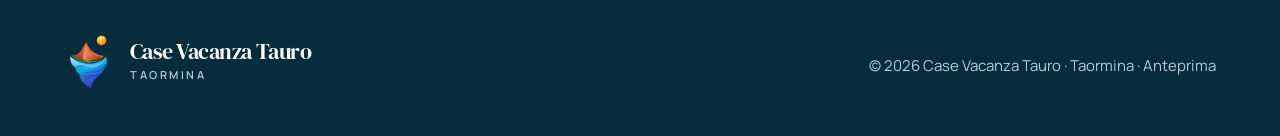
<file: contatti.html>
<!DOCTYPE html>
<html lang="it"><head><meta charset="utf-8"/><meta content="width=device-width,initial-scale=1" name="viewport"/><meta content="Contatti · Case Vacanza Tauro a Taormina" name="description"/><title>Contatti | Case Vacanza Tauro</title><link href="assets/apartment.css" rel="stylesheet"/><link href="assets/tauro-unified.css?v=20261104-3" rel="stylesheet"/></head><body><header class="site-head" id="siteHead"><div class="shell head-inner"><a aria-label="Case Vacanza Tauro, home" class="brand" href="index.html"><img alt="" class="brand-symbol" height="65" src="assets/logo-tauro-animato.svg" width="57"/><span class="brand-name">Case Vacanza Tauro<small>Taormina</small></span></a><button aria-controls="siteNav" aria-expanded="false" aria-label="Apri menu" class="menu-toggle" id="menuToggle" type="button">☰</button><nav aria-label="Navigazione principale" class="site-nav" id="siteNav"><a href="index.html">Home</a><div class="nav-group"><button aria-expanded="false" class="nav-parent" id="navParent" type="button">La struttura <span aria-hidden="true">⌄</span></button><div class="dropdown"><a href="index.html#appartamenti">Tutti gli appartamenti</a><a href="filicudi.html">Filicudi</a><a href="salina.html">Salina</a><a href="vulcano.html">Vulcano</a><a href="panarea.html">Panarea</a><a href="stromboli.html">Stromboli</a><a href="lipari.html">Lipari</a></div></div><a href="chi-siamo.html">Chi siamo</a><a class="active" aria-current="page" href="contatti.html">Contatti</a><a class="nav-tour" href="https://my.matterport.com/show/?m=oBbpwW5jHmJ" target="_blank" rel="noopener noreferrer">Tour 3D ↗</a></nav><a class="btn btn-primary head-cta" href="index.html#prenotazioni">▣   Prenota ora <span aria-hidden="true">↗</span></a></div></header><main><section class="hero hero-lines-2" style="min-height:480px"><div aria-label="Ingresso con citofono e cassettina delle chiavi" class="hero-photo" role="img" style="background-image:url('assets/photos/struttura-05.webp');background-position:center 52%"></div><div class="hero-shade"></div><div class="hero-content"><span class="eyebrow">CASE VACANZA TAURO · TAORMINA</span><h1>Contatti</h1><div class="hero-sub">IL TUO PUNTO DI PARTENZA</div></div><svg aria-hidden="true" class="cvt-hero-waves" viewBox="0 0 1440 220" preserveAspectRatio="none" focusable="false"><path d="M-30 31 C208 137 410 181 690 140 S1122 70 1470 115"></path><path d="M-30 51 C208 157 410 201 690 160 S1122 90 1470 135"></path><path d="M-30 71 C208 177 410 207 690 180 S1122 110 1470 155"></path></svg></section><section class="section"><div class="container"><span class="eyebrow dark">CONTATTI</span><h2>La tua vacanza comincia da qui</h2><p class="lead">Hai una domanda sulla struttura o vuoi organizzare un soggiorno? Qui trovi le informazioni disponibili.</p><div class="information-feature"><img alt="Citofono della struttura Case Vacanza Tauro" loading="lazy" src="assets/photos/struttura-07.webp"/><div><p>La struttura si trova a Piazzetta Giuseppe Garibaldi 6–7, Taormina.</p><p>Il modulo di prenotazione e i recapiti diretti saranno collegati non appena confermati. Per il momento esplora le schede fotografiche degli appartamenti.</p><a class="info-link" href="index.html#appartamenti">Scopri i sei appartamenti ↗</a></div></div></div><svg aria-hidden="true" class="tauro-strokes" viewBox="0 0 1200 500" preserveAspectRatio="none"><path d="M-100 428 C180 345 400 475 675 390 S1080 310 1320 410"/></svg></section></main><footer class="footer"><div class="container footer-inner"><a class="brand" href="index.html"><img alt="" height="58" src="assets/logo-tauro-animato.svg" width="52"/><span class="brand-name">Case Vacanza Tauro<small>Taormina</small></span></a><div><small>© 2026 Case Vacanza Tauro · Taormina · Anteprima</small></div></div></footer><script defer="" src="assets/tauro-unified.js?v=20261104-3"></script><script defer src="assets/tauro-motion.js?v=20261104-3"></script></body></html>
</file>
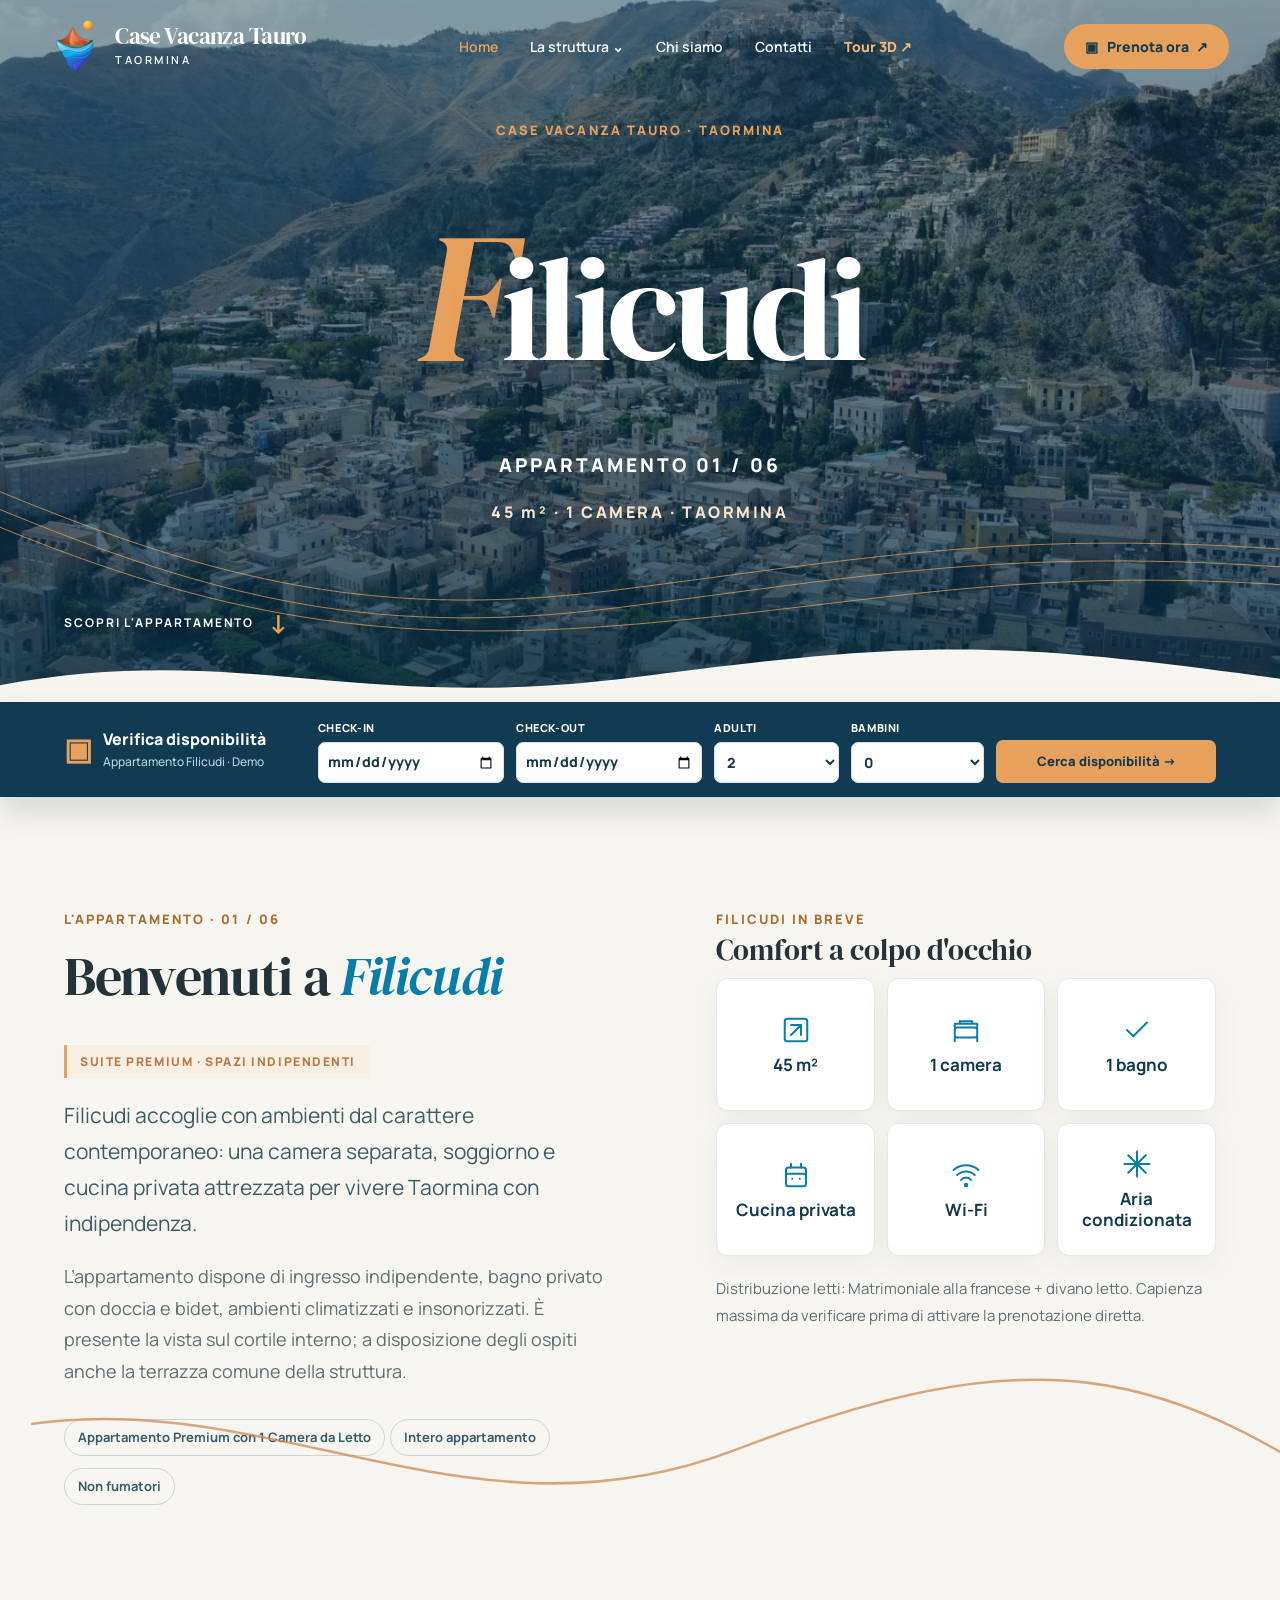
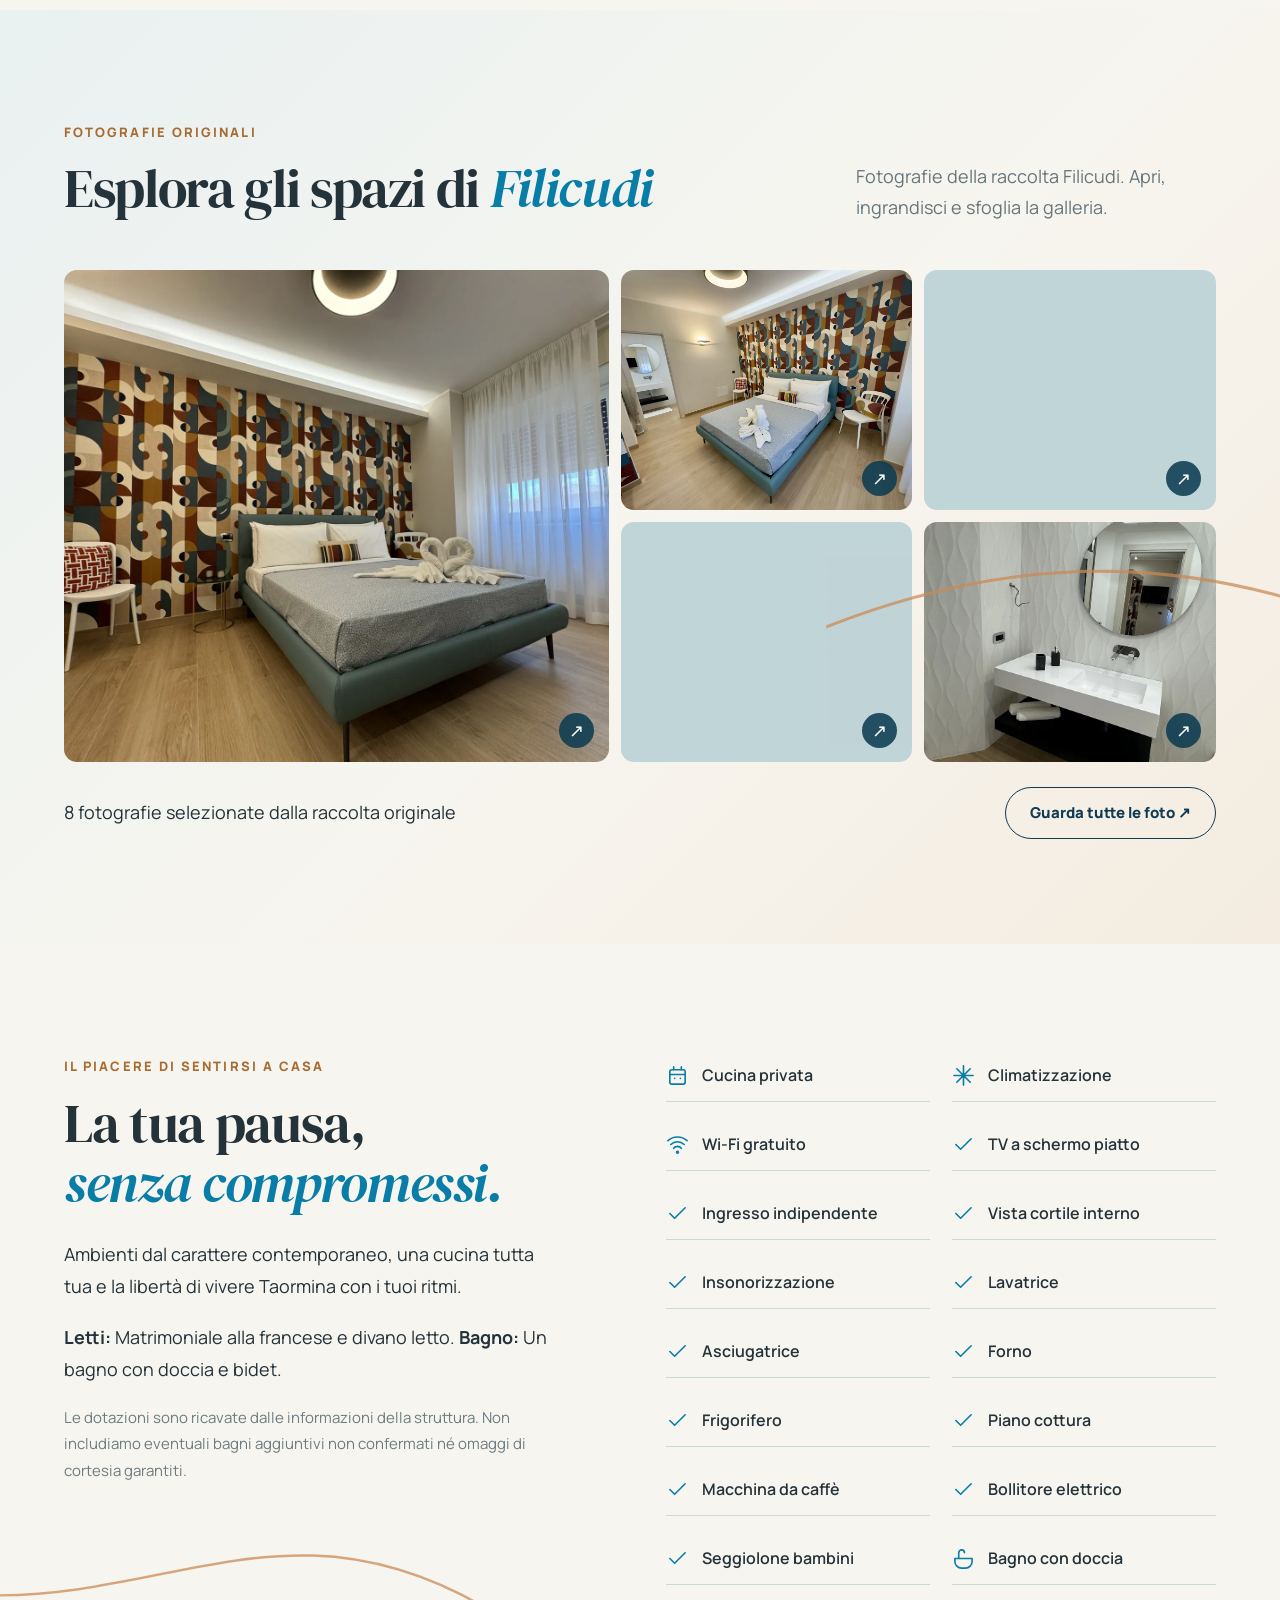
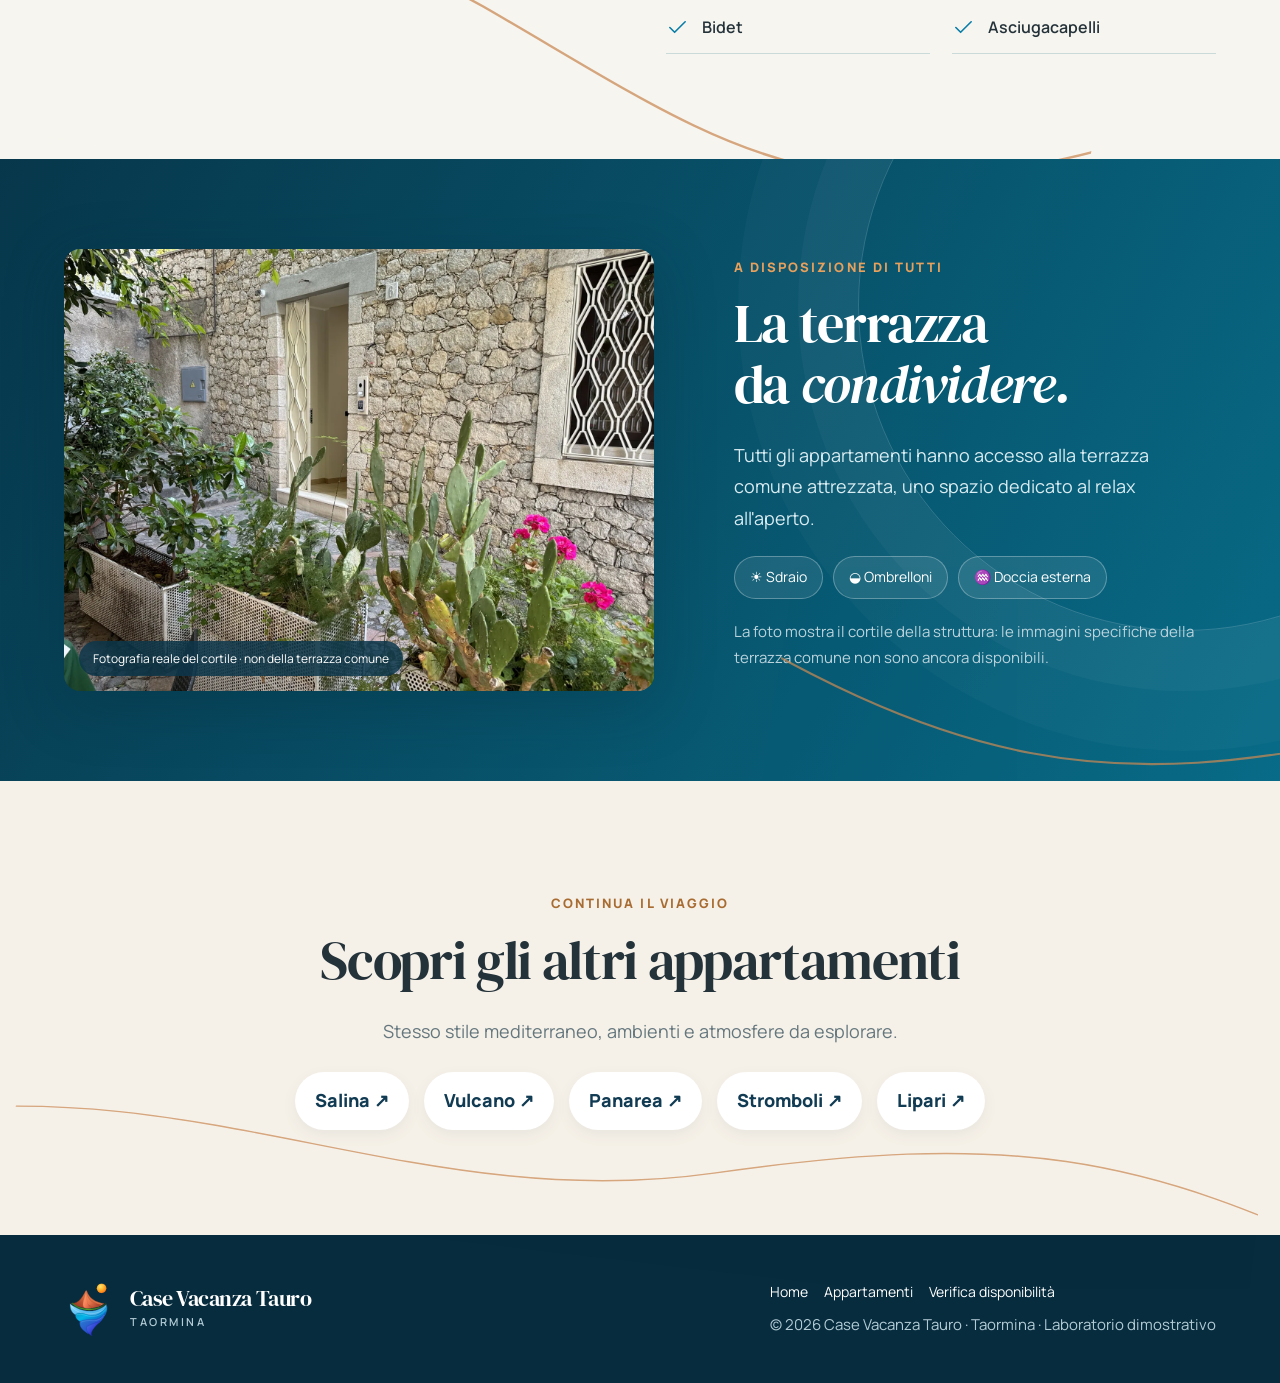
<file: filicudi.html>
<!DOCTYPE html>
<html lang="it"><head><meta charset="utf-8"/><meta content="width=device-width,initial-scale=1" name="viewport"/><meta content="#103B53" name="theme-color"/><title>Filicudi · Appartamento | Case Vacanza Tauro</title><meta content="Filicudi, 45 m², 1 camera, 1 bagno, cucina privata e comfort a Taormina. Foto e servizi." name="description"/><link as="image" href="assets/photos/taormina-panorama.webp" rel="preload"/><link href="assets/apartment.css" rel="stylesheet"/><script>window.TAURO_PHOTOS=["assets/photos/filicudi-01.webp", "assets/photos/filicudi-02.webp", "assets/photos/filicudi-03.webp", "assets/photos/filicudi-04.webp", "assets/photos/filicudi-05.webp", "assets/photos/filicudi-06.webp", "assets/photos/filicudi-07.webp", "assets/photos/filicudi-08.webp"];</script><script defer="" src="assets/apartment.js"></script><link href="assets/tauro-unified.css?v=20261104-3" rel="stylesheet"/></head><body data-apartment="Filicudi">
<header class="site-head" id="siteHead"><div class="shell head-inner"><a aria-label="Case Vacanza Tauro, home" class="brand" href="index.html"><img alt="" class="brand-symbol" height="65" src="assets/logo-tauro-animato.svg" width="57"/><span class="brand-name">Case Vacanza Tauro<small>Taormina</small></span></a><button aria-controls="siteNav" aria-expanded="false" aria-label="Apri menu" class="menu-toggle" id="menuToggle" type="button">☰</button><nav aria-label="Navigazione principale" class="site-nav" id="siteNav"><a aria-current="page" class="active" href="index.html">Home</a><div class="nav-group"><button aria-expanded="false" class="nav-parent" id="navParent" type="button">La struttura <span aria-hidden="true">⌄</span></button><div class="dropdown"><a href="index.html#appartamenti">Tutti gli appartamenti</a><a aria-current="page" href="filicudi.html">Filicudi</a><a href="salina.html">Salina</a><a href="vulcano.html">Vulcano</a><a href="panarea.html">Panarea</a><a href="stromboli.html">Stromboli</a><a href="lipari.html">Lipari</a></div></div><a href="chi-siamo.html">Chi siamo</a><a href="contatti.html">Contatti</a><a class="nav-tour" href="https://my.matterport.com/show/?m=oBbpwW5jHmJ" target="_blank" rel="noopener noreferrer">Tour 3D ↗</a></nav><a class="btn btn-primary head-cta" href="index.html#prenotazioni">▣   Prenota ora <span aria-hidden="true">↗</span></a></div></header>
<main><section class="hero hero-lines-1"><div aria-label="Panorama di Taormina" class="hero-photo" role="img" style="background-image:url('assets/photos/taormina-panorama.webp')"></div><div class="hero-shade"></div><div class="hero-content"><span class="eyebrow">CASE VACANZA TAURO · TAORMINA</span><h1 class="animated-room-title"><span class="initial">F</span><span class="name-rest">ilicudi</span></h1><div class="hero-sub">APPARTAMENTO 01 / 06</div><p class="hero-caption">45 m² · 1 CAMERA · TAORMINA</p></div><a class="hero-scroll" href="#dettagli">SCOPRI L'APPARTAMENTO</a><svg aria-hidden="true" class="hero-wave" preserveaspectratio="none" viewbox="0 0 1440 75"><path d="M0 56C270 8 400 87 718 47S1126 8 1440 49V75H0Z" fill="#F7F5EF"></path></svg><svg aria-hidden="true" class="cvt-hero-waves" viewBox="0 0 1440 220" preserveAspectRatio="none" focusable="false"><path d="M-30 22 C222 128 407 181 693 145 S1139 76 1470 101"></path><path d="M-30 42 C222 148 407 201 693 165 S1139 96 1470 121"></path><path d="M-30 62 C222 168 407 207 693 185 S1139 116 1470 141"></path></svg></section>
<section aria-label="Ricerca soggiorno" class="booking" id="booking"><button aria-controls="bookForm" aria-expanded="false" class="booking-mobile" id="mobileBooking"><span class="booking-pill"><span class="booking-pill-label">▣   Verifica disponibilità · Date e ospiti ↑</span></span></button><form class="container booking-inner" id="bookForm"><div class="booking-title"><span>▣</span><span>Verifica disponibilità<small>Appartamento Filicudi · Demo</small></span></div><label>CHECK-IN<input name="checkin" required="" type="date"/></label><label>CHECK-OUT<input name="checkout" required="" type="date"/></label><label>ADULTI<select name="adults"><option>1</option><option selected="">2</option><option>3</option><option>4</option></select></label><label>BAMBINI<select name="children"><option selected="">0</option><option>1</option><option>2</option><option>3</option></select></label><button class="booking-submit" type="submit">Cerca disponibilità →</button></form></section>
<section class="section" id="dettagli"><div class="container intro-grid"><div class="reveal"><span class="eyebrow dark">L'APPARTAMENTO · 01 / 06</span><h2>Benvenuti a <span class="accent">Filicudi</span></h2><span class="tauro-highlight">Suite premium · Spazi indipendenti</span><p class="lead">Filicudi accoglie con ambienti dal carattere contemporaneo: una camera separata, soggiorno e cucina privata attrezzata per vivere Taormina con indipendenza.</p><p>L’appartamento dispone di ingresso indipendente, bagno privato con doccia e bidet, ambienti climatizzati e insonorizzati. È presente la vista sul cortile interno; a disposizione degli ospiti anche la terrazza comune della struttura.</p><span class="info-tag">Appartamento Premium con 1 Camera da Letto</span><span class="info-tag">Intero appartamento</span><span class="info-tag">Non fumatori</span></div><div class="reveal"><span class="eyebrow dark">FILICUDI IN BREVE</span><h3>Comfort a colpo d'occhio</h3><div class="amenities"><div class="amenity"><svg aria-hidden="true" viewbox="0 0 24 24"><rect height="18" rx="2" width="18" x="3" y="3"></rect><path d="m8 16 8-8M8 8h8v8"></path></svg><strong>45 m²</strong></div><div class="amenity"><svg aria-hidden="true" viewbox="0 0 24 24"><rect height="8" rx="2" width="18" x="3" y="10"></rect><path d="M3 18v3M21 18v3M3 10V7h18v3M7 7V5h10v2"></path></svg><strong>1 camera</strong></div><div class="amenity"><svg aria-hidden="true" viewbox="0 0 24 24"><path d="m4 12 5 5L20 6"></path></svg><strong>1 bagno</strong></div><div class="amenity"><svg aria-hidden="true" viewbox="0 0 24 24"><rect height="15" rx="2" width="16" x="4" y="6"></rect><path d="M4 11h16M8 3v3M16 3v3M9 15h.01M15 15h.01"></path></svg><strong>Cucina privata</strong></div><div class="amenity"><svg aria-hidden="true" viewbox="0 0 24 24"><path d="M2 8a15 15 0 0 1 20 0M5 12a10 10 0 0 1 14 0M8 16a5 5 0 0 1 8 0"></path><circle cx="12" cy="20" r="1"></circle></svg><strong>Wi-Fi</strong></div><div class="amenity"><svg aria-hidden="true" viewbox="0 0 24 24"><path d="M12 2v20M2 12h20M5 5l14 14M19 5 5 19"></path></svg><strong>Aria condizionata</strong></div></div><p class="fineprint">Distribuzione letti: Matrimoniale alla francese + divano letto. Capienza massima da verificare prima di attivare la prenotazione diretta.</p></div></div><svg aria-hidden="true" class="tauro-strokes" viewBox="0 0 1200 500" preserveAspectRatio="none"><path d="M-100 428 C180 345 400 475 675 390 S1080 310 1320 410"/></svg></section>
<section class="section overcast" id="galleria"><div class="container"><div class="gallery-heading reveal"><div><span class="eyebrow dark">FOTOGRAFIE ORIGINALI</span><h2>Esplora gli spazi di <span class="accent">Filicudi</span></h2></div><p>Fotografie della raccolta Filicudi. Apri, ingrandisci e sfoglia la galleria.</p></div><div class="gallery-mosaic reveal"><button aria-label="Apri fotografia 1 di Filicudi" class="gpic" data-photo="0" type="button"><img alt="Filicudi, fotografia degli ambienti 1" decoding="async" loading="lazy" src="assets/photos/filicudi-01.webp"/></button><button aria-label="Apri fotografia 2 di Filicudi" class="gpic" data-photo="1" type="button"><img alt="Filicudi, fotografia degli ambienti 2" decoding="async" loading="lazy" src="assets/photos/filicudi-02.webp"/></button><button aria-label="Apri fotografia 3 di Filicudi" class="gpic" data-photo="2" type="button"><img alt="Filicudi, fotografia degli ambienti 3" decoding="async" loading="lazy" src="assets/photos/filicudi-03.webp"/></button><button aria-label="Apri fotografia 4 di Filicudi" class="gpic" data-photo="3" type="button"><img alt="Filicudi, fotografia degli ambienti 4" decoding="async" loading="lazy" src="assets/photos/filicudi-04.webp"/></button><button aria-label="Apri fotografia 5 di Filicudi" class="gpic" data-photo="4" type="button"><img alt="Filicudi, fotografia degli ambienti 5" decoding="async" loading="lazy" src="assets/photos/filicudi-05.webp"/></button></div><div class="gallery-cta"><span>8 fotografie selezionate dalla raccolta originale</span><button class="ghost" id="galleryAll" type="button">Guarda tutte le foto ↗</button></div></div><svg aria-hidden="true" class="tauro-strokes" viewBox="0 0 1200 500" preserveAspectRatio="none"><path d="M-100 365 C200 278 330 470 580 390 S1040 300 1320 385"/></svg></section>
<section class="section" id="servizi"><div class="container detail-grid"><div class="reveal"><span class="eyebrow dark">Il piacere di sentirsi a casa</span><h2>La tua pausa, <br/><span class="accent">senza compromessi.</span></h2><p>Ambienti dal carattere contemporaneo, una cucina tutta tua e la libertà di vivere Taormina con i tuoi ritmi.</p><p><strong>Letti:</strong> Matrimoniale alla francese e divano letto. <strong>Bagno:</strong> Un bagno con doccia e bidet.</p><p class="fineprint">Le dotazioni sono ricavate dalle informazioni della struttura. Non includiamo eventuali bagni aggiuntivi non confermati né omaggi di cortesia garantiti.</p></div><div class="details-list reveal"><div class="detail-item"><svg aria-hidden="true" viewbox="0 0 24 24"><rect height="15" rx="2" width="16" x="4" y="6"></rect><path d="M4 11h16M8 3v3M16 3v3M9 15h.01M15 15h.01"></path></svg><strong>Cucina privata</strong></div><div class="detail-item"><svg aria-hidden="true" viewbox="0 0 24 24"><path d="M12 2v20M2 12h20M5 5l14 14M19 5 5 19"></path></svg><strong>Climatizzazione</strong></div><div class="detail-item"><svg aria-hidden="true" viewbox="0 0 24 24"><path d="M2 8a15 15 0 0 1 20 0M5 12a10 10 0 0 1 14 0M8 16a5 5 0 0 1 8 0"></path><circle cx="12" cy="20" r="1"></circle></svg><strong>Wi-Fi gratuito</strong></div><div class="detail-item"><svg aria-hidden="true" viewbox="0 0 24 24"><path d="m4 12 5 5L20 6"></path></svg><strong>TV a schermo piatto</strong></div><div class="detail-item"><svg aria-hidden="true" viewbox="0 0 24 24"><path d="m4 12 5 5L20 6"></path></svg><strong>Ingresso indipendente</strong></div><div class="detail-item"><svg aria-hidden="true" viewbox="0 0 24 24"><path d="m4 12 5 5L20 6"></path></svg><strong>Vista cortile interno</strong></div><div class="detail-item"><svg aria-hidden="true" viewbox="0 0 24 24"><path d="m4 12 5 5L20 6"></path></svg><strong>Insonorizzazione</strong></div><div class="detail-item"><svg aria-hidden="true" viewbox="0 0 24 24"><path d="m4 12 5 5L20 6"></path></svg><strong>Lavatrice</strong></div><div class="detail-item"><svg aria-hidden="true" viewbox="0 0 24 24"><path d="m4 12 5 5L20 6"></path></svg><strong>Asciugatrice</strong></div><div class="detail-item"><svg aria-hidden="true" viewbox="0 0 24 24"><path d="m4 12 5 5L20 6"></path></svg><strong>Forno</strong></div><div class="detail-item"><svg aria-hidden="true" viewbox="0 0 24 24"><path d="m4 12 5 5L20 6"></path></svg><strong>Frigorifero</strong></div><div class="detail-item"><svg aria-hidden="true" viewbox="0 0 24 24"><path d="m4 12 5 5L20 6"></path></svg><strong>Piano cottura</strong></div><div class="detail-item"><svg aria-hidden="true" viewbox="0 0 24 24"><path d="m4 12 5 5L20 6"></path></svg><strong>Macchina da caffè</strong></div><div class="detail-item"><svg aria-hidden="true" viewbox="0 0 24 24"><path d="m4 12 5 5L20 6"></path></svg><strong>Bollitore elettrico</strong></div><div class="detail-item"><svg aria-hidden="true" viewbox="0 0 24 24"><path d="m4 12 5 5L20 6"></path></svg><strong>Seggiolone bambini</strong></div><div class="detail-item"><svg aria-hidden="true" viewbox="0 0 24 24"><path d="M3 12h18v3a7 7 0 0 1-7 7h-4a7 7 0 0 1-7-7v-3ZM7 12V6a3 3 0 0 1 6 0"></path></svg><strong>Bagno con doccia</strong></div><div class="detail-item"><svg aria-hidden="true" viewbox="0 0 24 24"><path d="m4 12 5 5L20 6"></path></svg><strong>Bidet</strong></div><div class="detail-item"><svg aria-hidden="true" viewbox="0 0 24 24"><path d="m4 12 5 5L20 6"></path></svg><strong>Asciugacapelli</strong></div></div></div><svg aria-hidden="true" class="tauro-strokes" viewBox="0 0 1200 500" preserveAspectRatio="none"><path d="M-100 410 C235 465 320 305 590 368 S970 480 1320 350"/></svg></section>
<section class="terrace"><div class="container terrace-inner"><div class="terrace-shot reveal"><img alt="Cortile esterno della struttura Case Vacanza Tauro" loading="lazy" src="assets/photos/cortile-tauro.webp"/><span>Fotografia reale del cortile · non della terrazza comune</span></div><div class="reveal"><span class="eyebrow">A DISPOSIZIONE DI TUTTI</span><h2>La terrazza<br/>da <em>condividere.</em></h2><p>Tutti gli appartamenti hanno accesso alla terrazza comune attrezzata, uno spazio dedicato al relax all'aperto.</p><div class="terrace-chips"><span>☀ Sdraio</span><span>◒ Ombrelloni</span><span>♒ Doccia esterna</span></div><p class="fineprint" style="color:#bad3dc">La foto mostra il cortile della struttura: le immagini specifiche della terrazza comune non sono ancora disponibili.</p></div></div><svg aria-hidden="true" class="tauro-strokes" viewBox="0 0 1200 500" preserveAspectRatio="none"><path d="M-100 352 C220 430 430 315 660 390 S1030 470 1320 360"/></svg></section>
<section class="section next"><div class="container"><span class="eyebrow dark">CONTINUA IL VIAGGIO</span><h2>Scopri gli altri appartamenti</h2><p>Stesso stile mediterraneo, ambienti e atmosfere da esplorare.</p><div class="next-links"><a href="salina.html">Salina ↗</a><a href="vulcano.html">Vulcano ↗</a><a href="panarea.html">Panarea ↗</a><a href="stromboli.html">Stromboli ↗</a><a href="lipari.html">Lipari ↗</a></div></div><svg aria-hidden="true" class="tauro-strokes" viewBox="0 0 1200 500" preserveAspectRatio="none"><path d="M-100 428 C180 345 400 475 675 390 S1080 310 1320 410"/></svg></section></main>
<footer class="footer"><div class="container footer-inner"><a aria-label="Case Vacanza Tauro, Home" class="brand" href="index.html"><img alt="" height="58" src="assets/logo-tauro-animato.svg" width="52"/><span class="brand-name">Case Vacanza Tauro<small>Taormina</small></span></a><div><div class="footer-links"><a href="index.html">Home</a><a href="index.html#appartamenti">Appartamenti</a><a href="#booking">Verifica disponibilità</a></div><small>© 2026 Case Vacanza Tauro · Taormina · Laboratorio dimostrativo</small></div></div></footer>
<div aria-hidden="true" aria-label="Galleria Filicudi" aria-modal="true" class="lightbox" id="lightbox" role="dialog"><button aria-label="Chiudi galleria" class="close" id="closeLightbox" type="button">×</button><button aria-label="Foto precedente" class="prev" id="prevPhoto" type="button">←</button><img alt="" id="lightboxImage"/><button aria-label="Foto successiva" class="nextbtn" id="nextPhoto" type="button">→</button><span class="counter" id="lightboxCounter"></span></div><div class="dialog" id="bookingDialog"><div class="dialog-inner"><h3>Richiesta per Filicudi</h3><p id="bookingResult"></p><button id="dialogClose" type="button">Chiudi</button></div></div>
<script defer="" src="assets/tauro-unified.js?v=20261104-3"></script><script defer src="assets/tauro-motion.js?v=20261104-3"></script></body></html>
</file>
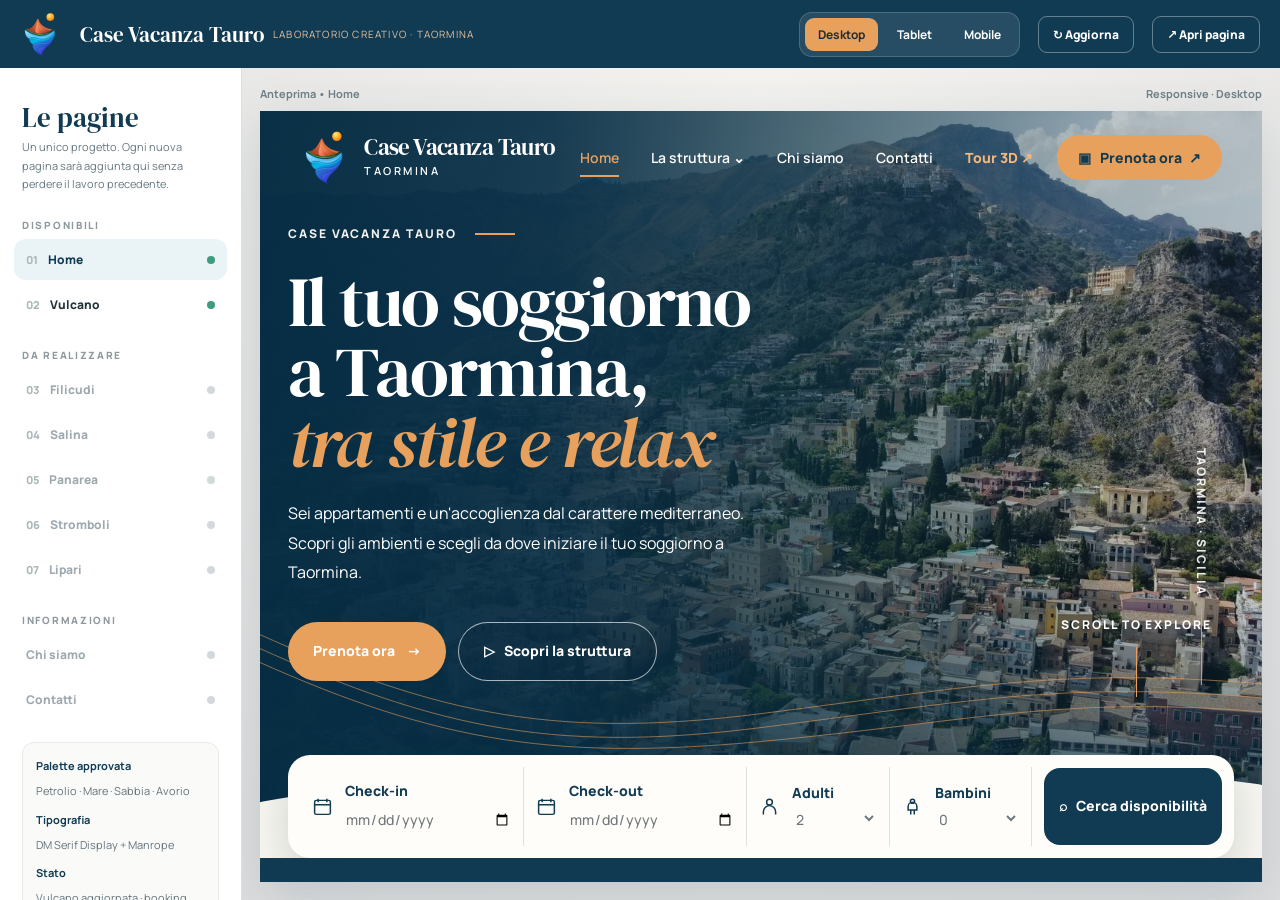
<file: laboratorio.html>
<!doctype html><html lang="it"><head><meta charset="utf-8"><meta name="viewport" content="width=device-width, initial-scale=1"><title>Laboratorio | Case Vacanza Tauro</title><meta name="theme-color" content="#103B53"><link rel="preconnect" href="https://fonts.googleapis.com"><link rel="preconnect" href="https://fonts.gstatic.com" crossorigin><link href="https://fonts.googleapis.com/css2?family=DM+Serif+Display&family=Manrope:wght@400;500;600;700;800&display=swap" rel="stylesheet"><style>
:root{--navy:#103B53;--sea:#087DA8;--sand:#E8A15D;--ivory:#F7F5EF;--ink:#24323A}*{box-sizing:border-box}html,body{margin:0;height:100%;font-family:Manrope,system-ui,sans-serif;background:#e7e8e8;color:var(--ink)}button,select{font:inherit}button{cursor:pointer}header{height:68px;background:var(--navy);color:white;display:flex;align-items:center;gap:18px;padding:8px 20px}header img{width:42px;height:48px;object-fit:contain}header .brand{display:flex;align-items:center;gap:9px;min-width:226px;font:21px 'DM Serif Display',serif}header .brand small{display:block;font:10px Manrope,sans-serif;letter-spacing:.12em;text-transform:uppercase;color:#e6c19d}header .spacer{flex:1}.ctrl{display:flex;gap:6px;background:#ffffff18;border:1px solid #ffffff2b;border-radius:13px;padding:5px}.ctrl button{border:0;border-radius:9px;padding:8px 13px;background:transparent;color:white;font-size:12px;font-weight:700}.ctrl button.active{background:var(--sand);color:#212b31}.action{border:1px solid #ffffff5a;border-radius:9px;padding:9px 14px;background:transparent;color:white;font-weight:800;font-size:12px}.action:hover{background:#ffffff1a}.workspace{height:calc(100dvh - 68px);display:grid;grid-template-columns:242px minmax(0,1fr)}aside{padding:23px 14px;background:#fff;border-right:1px solid #dedede;overflow:auto}aside h2{font:27px 'DM Serif Display',serif;color:var(--navy);margin:8px 8px 2px}aside p{font-size:11px;line-height:1.7;color:#667882;margin:0 8px 24px}.aside-title{margin:23px 8px 7px;font-size:10px;letter-spacing:.17em;text-transform:uppercase;color:#8e999e;font-weight:800}.page{display:flex;align-items:center;gap:10px;width:100%;text-align:left;border:0;border-radius:12px;background:transparent;color:#24323a;padding:12px;font-size:12px;font-weight:800;margin:4px 0}.page:hover{background:#f0f5f5}.page.active{background:#eaf4f6;color:var(--navy)}.page .num{color:#aab6b8;font-size:11px}.page .dot{width:8px;height:8px;border-radius:50%;background:#d3d9da;margin-left:auto}.page .dot.ready{background:#3d9d7d}.page:disabled{cursor:not-allowed;color:#9ea9af}.state{margin:22px 8px;padding:13px;border:1px solid #e6eae9;border-radius:12px;background:#fafbf9;font-size:11px;line-height:1.75;color:#64737b}.state b{display:block;color:#103b53;margin-bottom:6px}.stage{min-width:0;display:flex;flex-direction:column;align-items:center;justify-content:flex-start;overflow:hidden;padding:18px;background:radial-gradient(circle at top,#f4f3f0,#dfdfdf)}.stage-meta{width:100%;max-width:1400px;display:flex;justify-content:space-between;align-items:center;font-size:11px;font-weight:700;color:#708087;margin:0 0 10px}.preview{height:100%;width:100%;max-width:1400px;background:#fff;box-shadow:0 16px 55px #12364c2a;overflow:hidden;position:relative;transition:width .4s,max-width .4s,border-radius .4s}.preview.mobile{max-width:390px;border-radius:26px;border:7px solid #26383f}.preview.tablet{max-width:768px;border-radius:15px;border:5px solid #26383f}.preview iframe{width:100%;height:100%;border:0;background:white}.mobile-badge{display:none}@media(max-width:900px){header{flex-wrap:wrap;height:auto;min-height:68px;padding:10px}.workspace{grid-template-columns:1fr;height:calc(100dvh - 110px)}aside{display:none}header .brand{min-width:180px;font-size:16px}.ctrl button{padding:8px}.stage{padding:9px}.stage-meta{font-size:10px}.action{padding:8px}.preview{max-width:100%}}
</style></head><body><header><img src="assets/logo-tauro-animato.svg" alt=""><div class="brand">Case Vacanza Tauro<small>Laboratorio creativo · Taormina</small></div><div class="spacer"></div><div class="ctrl" aria-label="Seleziona dispositivo"><button data-device="desktop" class="active" type="button">Desktop</button><button data-device="tablet" type="button">Tablet</button><button data-device="mobile" type="button">Mobile</button></div><button class="action" id="reload" type="button">↻ Aggiorna</button><button class="action" id="external" type="button">↗ Apri pagina</button></header><main class="workspace"><aside><h2>Le pagine</h2><p>Un unico progetto. Ogni nuova pagina sarà aggiunta qui senza perdere il lavoro precedente.</p><div class="aside-title">Disponibili</div><button class="page active" data-target="index.html"><span class="num">01</span>Home <span class="dot ready"></span></button><button class="page" data-target="vulcano.html"><span class="num">02</span>Vulcano <span class="dot ready"></span></button><div class="aside-title">Da realizzare</div><button class="page" disabled><span class="num">03</span>Filicudi <span class="dot"></span></button><button class="page" disabled><span class="num">04</span>Salina <span class="dot"></span></button><button class="page" disabled><span class="num">05</span>Panarea <span class="dot"></span></button><button class="page" disabled><span class="num">06</span>Stromboli <span class="dot"></span></button><button class="page" disabled><span class="num">07</span>Lipari <span class="dot"></span></button><div class="aside-title">Informazioni</div><button class="page" disabled>Chi siamo <span class="dot"></span></button><button class="page" disabled>Contatti <span class="dot"></span></button><div class="state"><b>Palette approvata</b>Petrolio · Mare · Sabbia · Avorio<br><b style="margin-top:9px">Tipografia</b>DM Serif Display + Manrope<br><b style="margin-top:9px">Stato</b>Vulcano aggiornata · booking demo</div></aside><section class="stage"><div class="stage-meta"><span id="pageName">Anteprima • Home</span><span id="resolution">Responsive · Desktop</span></div><div id="preview" class="preview"><iframe id="siteFrame" title="Anteprima del sito Case Vacanza Tauro" src="index.html"></iframe></div></section></main><script>
(()=>{const frame=document.getElementById('siteFrame'),preview=document.getElementById('preview'),name=document.getElementById('pageName'),resolution=document.getElementById('resolution');let current='index.html';function go(page){current=page;frame.src=page;name.textContent='Anteprima • '+(page==='index.html'?'Home':'Vulcano');document.querySelectorAll('button[data-target]').forEach(b=>b.classList.toggle('active',b.dataset.target===page));history.replaceState(null,'','#'+page.replace('.html',''))}document.querySelectorAll('button[data-target]').forEach(b=>b.addEventListener('click',()=>go(b.dataset.target)));document.querySelectorAll('button[data-device]').forEach(b=>b.addEventListener('click',()=>{const device=b.dataset.device;preview.classList.toggle('mobile',device==='mobile');preview.classList.toggle('tablet',device==='tablet');resolution.textContent='Responsive · '+device.charAt(0).toUpperCase()+device.slice(1);document.querySelectorAll('button[data-device]').forEach(x=>x.classList.toggle('active',x===b))}));document.getElementById('reload').addEventListener('click',()=>{try{frame.contentWindow.location.reload()}catch{frame.src=current}});document.getElementById('external').addEventListener('click',()=>window.open(frame.contentWindow?.location?.href||current,'_blank'));window.addEventListener('hashchange',()=>{if(location.hash==='#vulcano')go('vulcano.html');else if(location.hash==='#index')go('index.html')});if(location.hash==='#vulcano')go('vulcano.html');})();
</script></body></html>
</file>
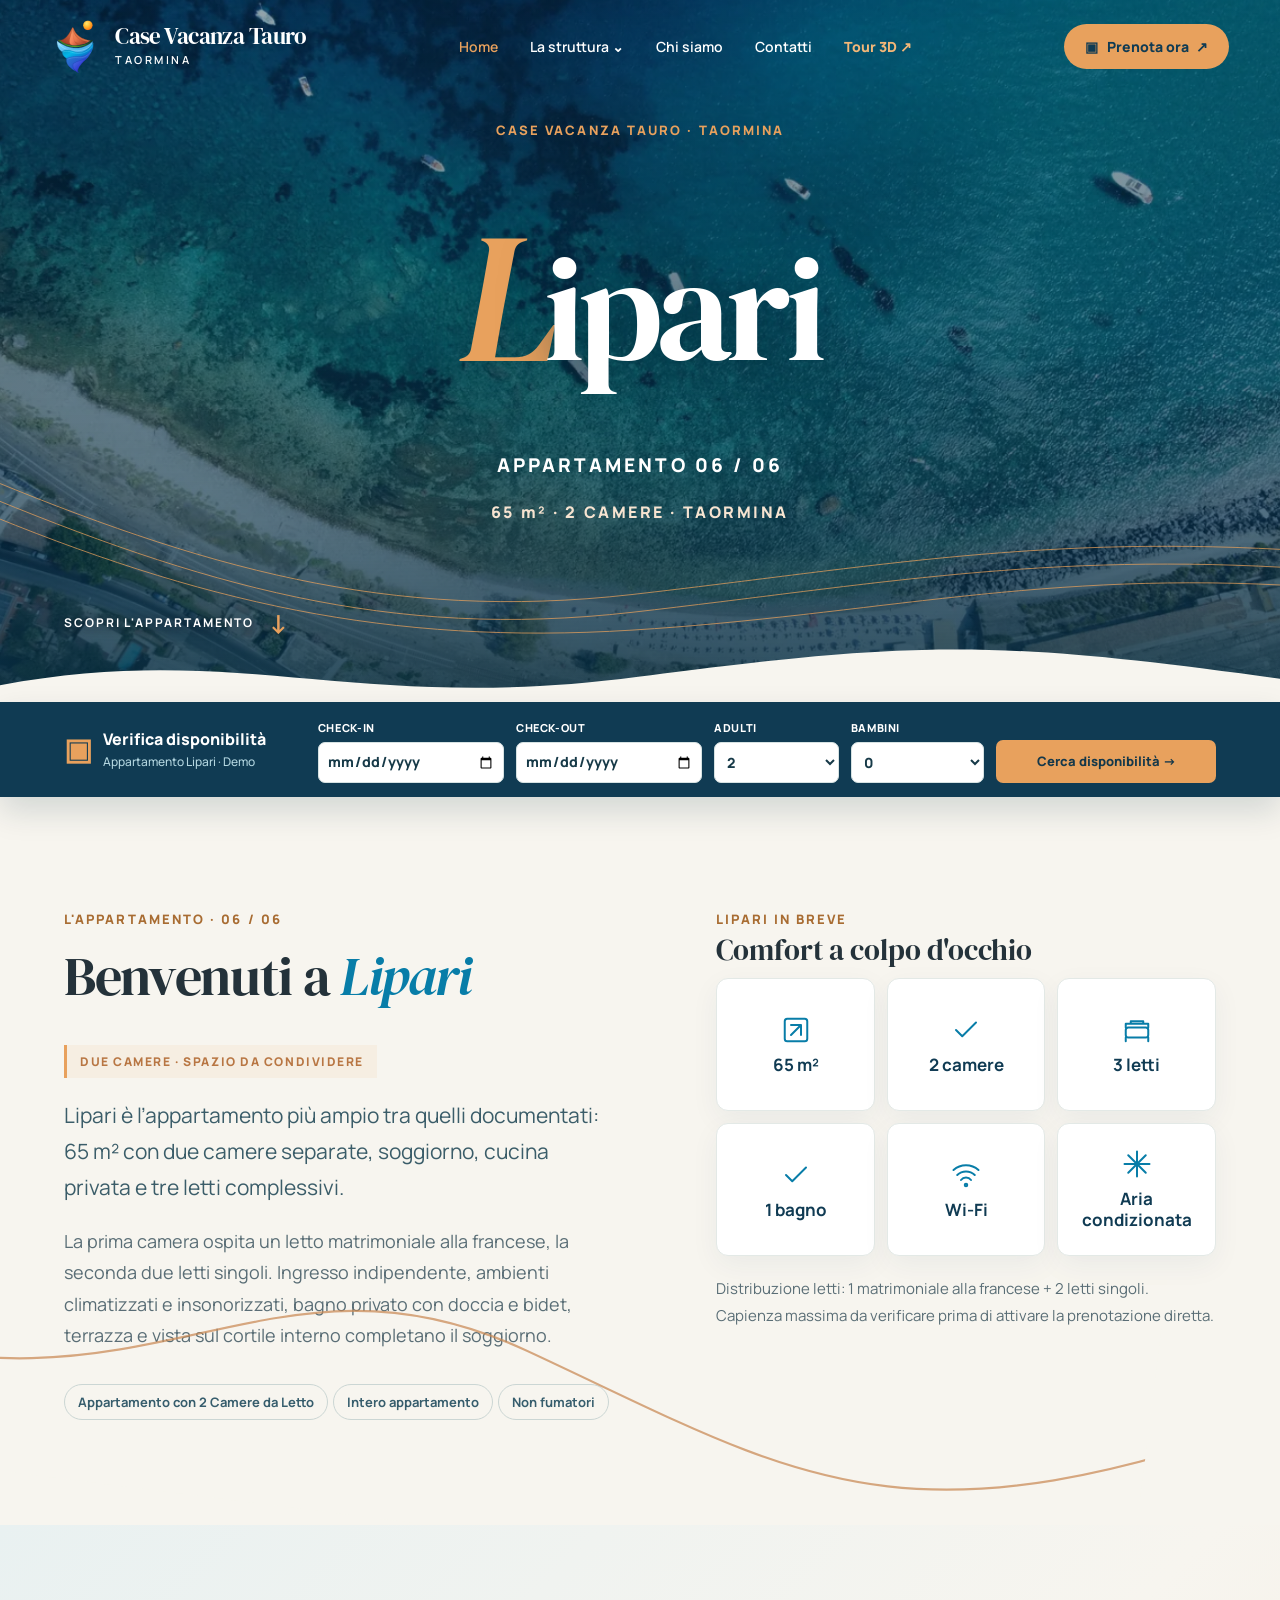
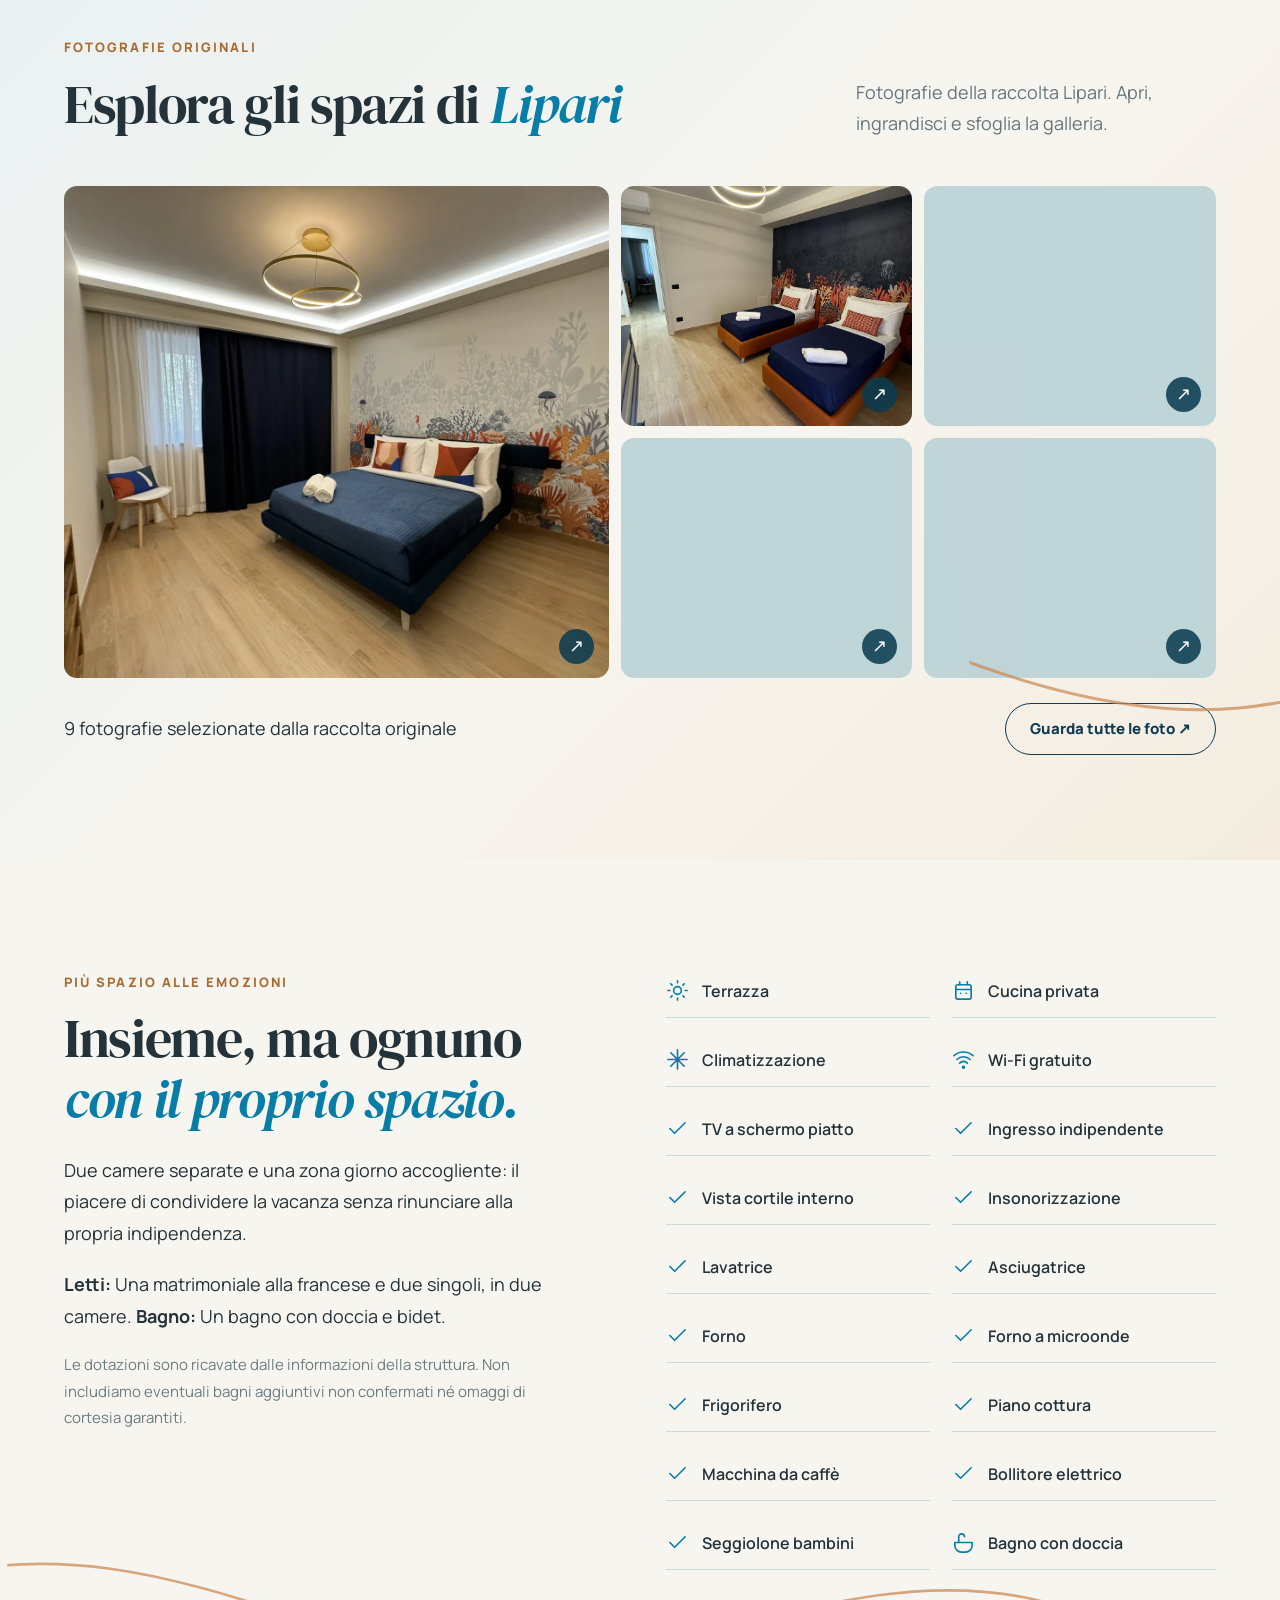
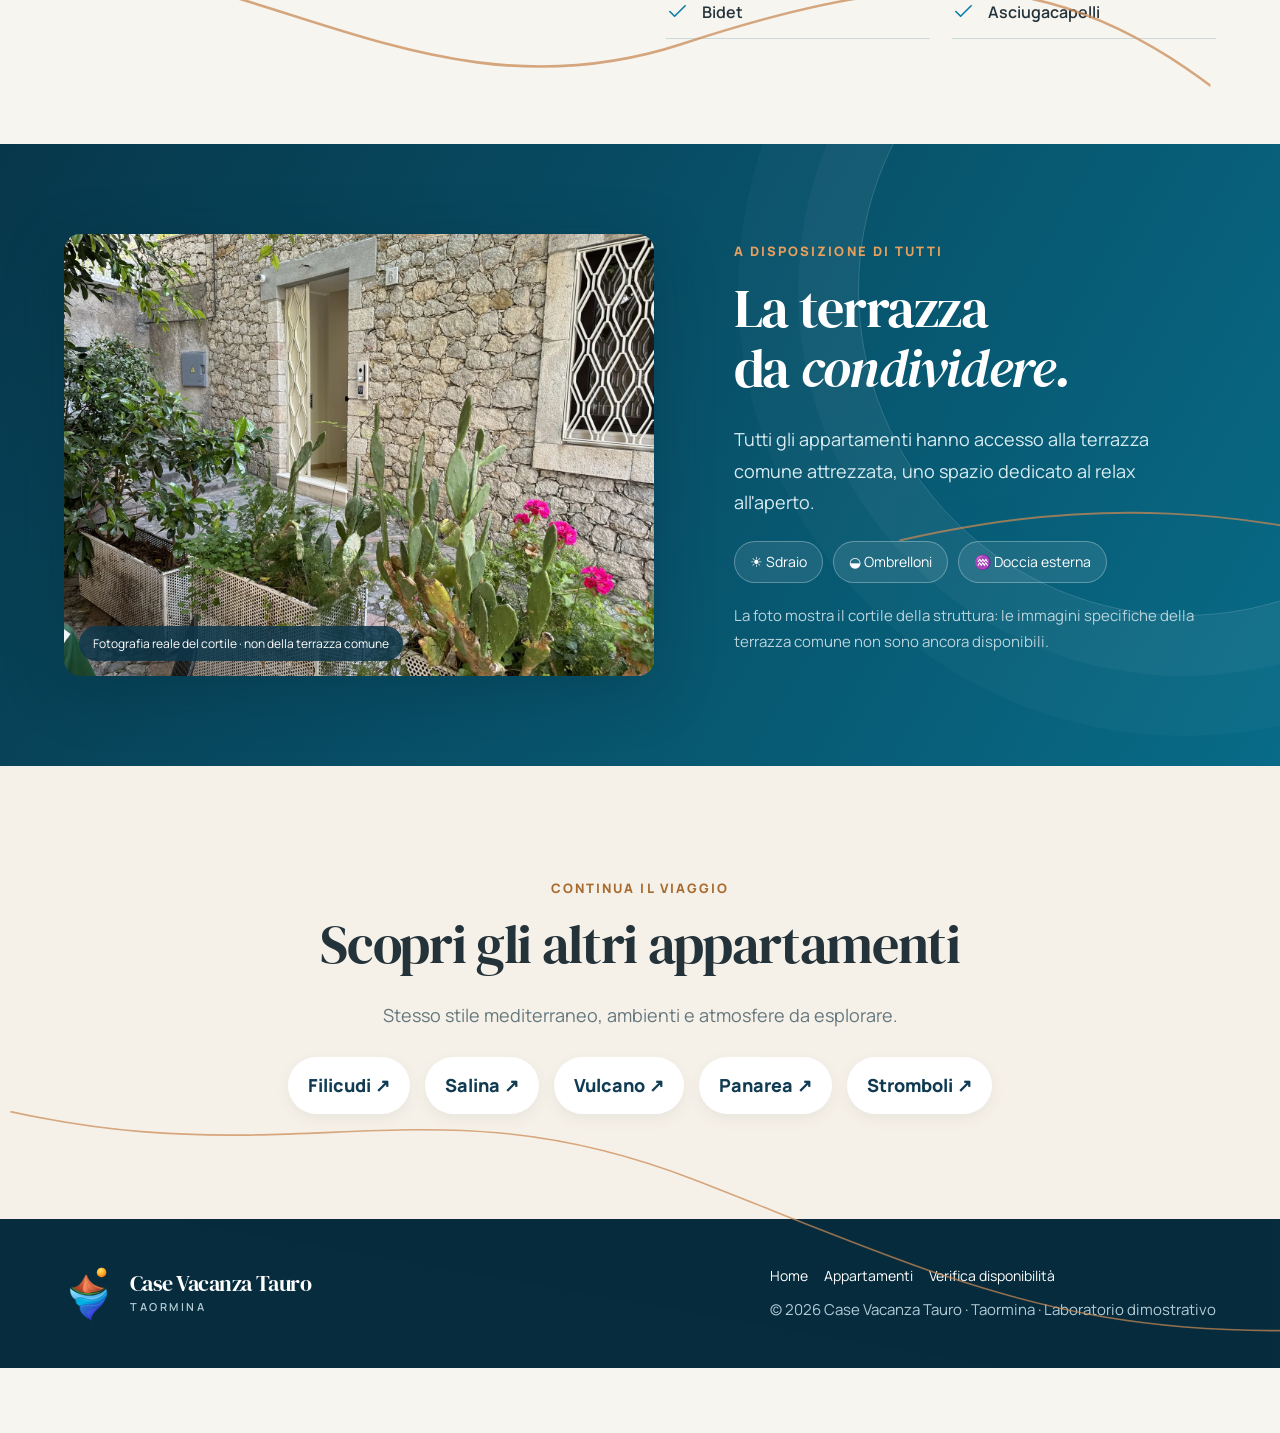
<file: lipari.html>
<!DOCTYPE html>
<html lang="it"><head><meta charset="utf-8"/><meta content="width=device-width,initial-scale=1" name="viewport"/><meta content="#103B53" name="theme-color"/><title>Lipari · Appartamento | Case Vacanza Tauro</title><meta content="Lipari, 65 m², 2 camere, 1 bagno, cucina privata e comfort a Taormina. Foto e servizi." name="description"/><link as="image" href="assets/photos/struttura-12.webp" rel="preload"/><link href="assets/apartment.css" rel="stylesheet"/><script>window.TAURO_PHOTOS=["assets/photos/lipari-01.webp", "assets/photos/lipari-02.webp", "assets/photos/lipari-03.webp", "assets/photos/lipari-04.webp", "assets/photos/lipari-05.webp", "assets/photos/lipari-06.webp", "assets/photos/lipari-07.webp", "assets/photos/lipari-08.webp", "assets/photos/lipari-09.webp"];</script><script defer="" src="assets/apartment.js"></script><link href="assets/tauro-unified.css?v=20261104-3" rel="stylesheet"/></head><body data-apartment="Lipari">
<header class="site-head" id="siteHead"><div class="shell head-inner"><a aria-label="Case Vacanza Tauro, home" class="brand" href="index.html"><img alt="" class="brand-symbol" height="65" src="assets/logo-tauro-animato.svg" width="57"/><span class="brand-name">Case Vacanza Tauro<small>Taormina</small></span></a><button aria-controls="siteNav" aria-expanded="false" aria-label="Apri menu" class="menu-toggle" id="menuToggle" type="button">☰</button><nav aria-label="Navigazione principale" class="site-nav" id="siteNav"><a aria-current="page" class="active" href="index.html">Home</a><div class="nav-group"><button aria-expanded="false" class="nav-parent" id="navParent" type="button">La struttura <span aria-hidden="true">⌄</span></button><div class="dropdown"><a href="index.html#appartamenti">Tutti gli appartamenti</a><a href="filicudi.html">Filicudi</a><a href="salina.html">Salina</a><a href="vulcano.html">Vulcano</a><a href="panarea.html">Panarea</a><a href="stromboli.html">Stromboli</a><a aria-current="page" href="lipari.html">Lipari</a></div></div><a href="chi-siamo.html">Chi siamo</a><a href="contatti.html">Contatti</a><a class="nav-tour" href="https://my.matterport.com/show/?m=oBbpwW5jHmJ" target="_blank" rel="noopener noreferrer">Tour 3D ↗</a></nav><a class="btn btn-primary head-cta" href="index.html#prenotazioni">▣   Prenota ora <span aria-hidden="true">↗</span></a></div></header>
<main><section class="hero hero-lines-6"><div aria-label="Panorama di Taormina" class="hero-photo" role="img" style="background-image:url('assets/photos/struttura-12.webp')"></div><div class="hero-shade"></div><div class="hero-content"><span class="eyebrow">CASE VACANZA TAURO · TAORMINA</span><h1 class="animated-room-title"><span class="initial">L</span><span class="name-rest">ipari</span></h1><div class="hero-sub">APPARTAMENTO 06 / 06</div><p class="hero-caption">65 m² · 2 CAMERE · TAORMINA</p></div><a class="hero-scroll" href="#dettagli">SCOPRI L'APPARTAMENTO</a><svg aria-hidden="true" class="hero-wave" preserveaspectratio="none" viewbox="0 0 1440 75"><path d="M0 56C270 8 400 87 718 47S1126 8 1440 49V75H0Z" fill="#F7F5EF"></path></svg><svg aria-hidden="true" class="cvt-hero-waves" viewBox="0 0 1440 220" preserveAspectRatio="none" focusable="false"><path d="M-30 13 C225 119 437 181 711 150 S1174 82 1470 101"></path><path d="M-30 33 C225 139 437 201 711 170 S1174 102 1470 121"></path><path d="M-30 53 C225 159 437 207 711 190 S1174 122 1470 141"></path></svg></section>
<section aria-label="Ricerca soggiorno" class="booking" id="booking"><button aria-controls="bookForm" aria-expanded="false" class="booking-mobile" id="mobileBooking"><span class="booking-pill"><span class="booking-pill-label">▣   Verifica disponibilità · Date e ospiti ↑</span></span></button><form class="container booking-inner" id="bookForm"><div class="booking-title"><span>▣</span><span>Verifica disponibilità<small>Appartamento Lipari · Demo</small></span></div><label>CHECK-IN<input name="checkin" required="" type="date"/></label><label>CHECK-OUT<input name="checkout" required="" type="date"/></label><label>ADULTI<select name="adults"><option>1</option><option selected="">2</option><option>3</option><option>4</option></select></label><label>BAMBINI<select name="children"><option selected="">0</option><option>1</option><option>2</option><option>3</option></select></label><button class="booking-submit" type="submit">Cerca disponibilità →</button></form></section>
<section class="section" id="dettagli"><div class="container intro-grid"><div class="reveal"><span class="eyebrow dark">L'APPARTAMENTO · 06 / 06</span><h2>Benvenuti a <span class="accent">Lipari</span></h2><span class="tauro-highlight">Due camere · Spazio da condividere</span><p class="lead">Lipari è l’appartamento più ampio tra quelli documentati: 65 m² con due camere separate, soggiorno, cucina privata e tre letti complessivi.</p><p>La prima camera ospita un letto matrimoniale alla francese, la seconda due letti singoli. Ingresso indipendente, ambienti climatizzati e insonorizzati, bagno privato con doccia e bidet, terrazza e vista sul cortile interno completano il soggiorno.</p><span class="info-tag">Appartamento con 2 Camere da Letto</span><span class="info-tag">Intero appartamento</span><span class="info-tag">Non fumatori</span></div><div class="reveal"><span class="eyebrow dark">LIPARI IN BREVE</span><h3>Comfort a colpo d'occhio</h3><div class="amenities"><div class="amenity"><svg aria-hidden="true" viewbox="0 0 24 24"><rect height="18" rx="2" width="18" x="3" y="3"></rect><path d="m8 16 8-8M8 8h8v8"></path></svg><strong>65 m²</strong></div><div class="amenity"><svg aria-hidden="true" viewbox="0 0 24 24"><path d="m4 12 5 5L20 6"></path></svg><strong>2 camere</strong></div><div class="amenity"><svg aria-hidden="true" viewbox="0 0 24 24"><rect height="8" rx="2" width="18" x="3" y="10"></rect><path d="M3 18v3M21 18v3M3 10V7h18v3M7 7V5h10v2"></path></svg><strong>3 letti</strong></div><div class="amenity"><svg aria-hidden="true" viewbox="0 0 24 24"><path d="m4 12 5 5L20 6"></path></svg><strong>1 bagno</strong></div><div class="amenity"><svg aria-hidden="true" viewbox="0 0 24 24"><path d="M2 8a15 15 0 0 1 20 0M5 12a10 10 0 0 1 14 0M8 16a5 5 0 0 1 8 0"></path><circle cx="12" cy="20" r="1"></circle></svg><strong>Wi-Fi</strong></div><div class="amenity"><svg aria-hidden="true" viewbox="0 0 24 24"><path d="M12 2v20M2 12h20M5 5l14 14M19 5 5 19"></path></svg><strong>Aria condizionata</strong></div></div><p class="fineprint">Distribuzione letti: 1 matrimoniale alla francese + 2 letti singoli. Capienza massima da verificare prima di attivare la prenotazione diretta.</p></div></div><svg aria-hidden="true" class="tauro-strokes" viewBox="0 0 1200 500" preserveAspectRatio="none"><path d="M-100 410 C235 465 320 305 590 368 S970 480 1320 350"/></svg></section>
<section class="section overcast" id="galleria"><div class="container"><div class="gallery-heading reveal"><div><span class="eyebrow dark">FOTOGRAFIE ORIGINALI</span><h2>Esplora gli spazi di <span class="accent">Lipari</span></h2></div><p>Fotografie della raccolta Lipari. Apri, ingrandisci e sfoglia la galleria.</p></div><div class="gallery-mosaic reveal"><button aria-label="Apri fotografia 1 di Lipari" class="gpic" data-photo="0" type="button"><img alt="Lipari, fotografia degli ambienti 1" decoding="async" loading="lazy" src="assets/photos/lipari-01.webp"/></button><button aria-label="Apri fotografia 2 di Lipari" class="gpic" data-photo="1" type="button"><img alt="Lipari, fotografia degli ambienti 2" decoding="async" loading="lazy" src="assets/photos/lipari-02.webp"/></button><button aria-label="Apri fotografia 3 di Lipari" class="gpic" data-photo="2" type="button"><img alt="Lipari, fotografia degli ambienti 3" decoding="async" loading="lazy" src="assets/photos/lipari-03.webp"/></button><button aria-label="Apri fotografia 4 di Lipari" class="gpic" data-photo="3" type="button"><img alt="Lipari, fotografia degli ambienti 4" decoding="async" loading="lazy" src="assets/photos/lipari-04.webp"/></button><button aria-label="Apri fotografia 5 di Lipari" class="gpic" data-photo="4" type="button"><img alt="Lipari, fotografia degli ambienti 5" decoding="async" loading="lazy" src="assets/photos/lipari-05.webp"/></button></div><div class="gallery-cta"><span>9 fotografie selezionate dalla raccolta originale</span><button class="ghost" id="galleryAll" type="button">Guarda tutte le foto ↗</button></div></div><svg aria-hidden="true" class="tauro-strokes" viewBox="0 0 1200 500" preserveAspectRatio="none"><path d="M-100 352 C220 430 430 315 660 390 S1030 470 1320 360"/></svg></section>
<section class="section" id="servizi"><div class="container detail-grid"><div class="reveal"><span class="eyebrow dark">Più spazio alle emozioni</span><h2>Insieme, ma ognuno <br/><span class="accent">con il proprio spazio.</span></h2><p>Due camere separate e una zona giorno accogliente: il piacere di condividere la vacanza senza rinunciare alla propria indipendenza.</p><p><strong>Letti:</strong> Una matrimoniale alla francese e due singoli, in due camere. <strong>Bagno:</strong> Un bagno con doccia e bidet.</p><p class="fineprint">Le dotazioni sono ricavate dalle informazioni della struttura. Non includiamo eventuali bagni aggiuntivi non confermati né omaggi di cortesia garantiti.</p></div><div class="details-list reveal"><div class="detail-item"><svg aria-hidden="true" viewbox="0 0 24 24"><circle cx="12" cy="12" r="4"></circle><path d="M12 2v2m0 16v2M2 12h2m16 0h2M4.93 4.93l1.41 1.41m11.32 11.32 1.41 1.41M19.07 4.93l-1.41 1.41M6.34 17.66l-1.41 1.41"></path></svg><strong>Terrazza</strong></div><div class="detail-item"><svg aria-hidden="true" viewbox="0 0 24 24"><rect height="15" rx="2" width="16" x="4" y="6"></rect><path d="M4 11h16M8 3v3M16 3v3M9 15h.01M15 15h.01"></path></svg><strong>Cucina privata</strong></div><div class="detail-item"><svg aria-hidden="true" viewbox="0 0 24 24"><path d="M12 2v20M2 12h20M5 5l14 14M19 5 5 19"></path></svg><strong>Climatizzazione</strong></div><div class="detail-item"><svg aria-hidden="true" viewbox="0 0 24 24"><path d="M2 8a15 15 0 0 1 20 0M5 12a10 10 0 0 1 14 0M8 16a5 5 0 0 1 8 0"></path><circle cx="12" cy="20" r="1"></circle></svg><strong>Wi-Fi gratuito</strong></div><div class="detail-item"><svg aria-hidden="true" viewbox="0 0 24 24"><path d="m4 12 5 5L20 6"></path></svg><strong>TV a schermo piatto</strong></div><div class="detail-item"><svg aria-hidden="true" viewbox="0 0 24 24"><path d="m4 12 5 5L20 6"></path></svg><strong>Ingresso indipendente</strong></div><div class="detail-item"><svg aria-hidden="true" viewbox="0 0 24 24"><path d="m4 12 5 5L20 6"></path></svg><strong>Vista cortile interno</strong></div><div class="detail-item"><svg aria-hidden="true" viewbox="0 0 24 24"><path d="m4 12 5 5L20 6"></path></svg><strong>Insonorizzazione</strong></div><div class="detail-item"><svg aria-hidden="true" viewbox="0 0 24 24"><path d="m4 12 5 5L20 6"></path></svg><strong>Lavatrice</strong></div><div class="detail-item"><svg aria-hidden="true" viewbox="0 0 24 24"><path d="m4 12 5 5L20 6"></path></svg><strong>Asciugatrice</strong></div><div class="detail-item"><svg aria-hidden="true" viewbox="0 0 24 24"><path d="m4 12 5 5L20 6"></path></svg><strong>Forno</strong></div><div class="detail-item"><svg aria-hidden="true" viewbox="0 0 24 24"><path d="m4 12 5 5L20 6"></path></svg><strong>Forno a microonde</strong></div><div class="detail-item"><svg aria-hidden="true" viewbox="0 0 24 24"><path d="m4 12 5 5L20 6"></path></svg><strong>Frigorifero</strong></div><div class="detail-item"><svg aria-hidden="true" viewbox="0 0 24 24"><path d="m4 12 5 5L20 6"></path></svg><strong>Piano cottura</strong></div><div class="detail-item"><svg aria-hidden="true" viewbox="0 0 24 24"><path d="m4 12 5 5L20 6"></path></svg><strong>Macchina da caffè</strong></div><div class="detail-item"><svg aria-hidden="true" viewbox="0 0 24 24"><path d="m4 12 5 5L20 6"></path></svg><strong>Bollitore elettrico</strong></div><div class="detail-item"><svg aria-hidden="true" viewbox="0 0 24 24"><path d="m4 12 5 5L20 6"></path></svg><strong>Seggiolone bambini</strong></div><div class="detail-item"><svg aria-hidden="true" viewbox="0 0 24 24"><path d="M3 12h18v3a7 7 0 0 1-7 7h-4a7 7 0 0 1-7-7v-3ZM7 12V6a3 3 0 0 1 6 0"></path></svg><strong>Bagno con doccia</strong></div><div class="detail-item"><svg aria-hidden="true" viewbox="0 0 24 24"><path d="m4 12 5 5L20 6"></path></svg><strong>Bidet</strong></div><div class="detail-item"><svg aria-hidden="true" viewbox="0 0 24 24"><path d="m4 12 5 5L20 6"></path></svg><strong>Asciugacapelli</strong></div></div></div><svg aria-hidden="true" class="tauro-strokes" viewBox="0 0 1200 500" preserveAspectRatio="none"><path d="M-100 428 C180 345 400 475 675 390 S1080 310 1320 410"/></svg></section>
<section class="terrace"><div class="container terrace-inner"><div class="terrace-shot reveal"><img alt="Cortile esterno della struttura Case Vacanza Tauro" loading="lazy" src="assets/photos/cortile-tauro.webp"/><span>Fotografia reale del cortile · non della terrazza comune</span></div><div class="reveal"><span class="eyebrow">A DISPOSIZIONE DI TUTTI</span><h2>La terrazza<br/>da <em>condividere.</em></h2><p>Tutti gli appartamenti hanno accesso alla terrazza comune attrezzata, uno spazio dedicato al relax all'aperto.</p><div class="terrace-chips"><span>☀ Sdraio</span><span>◒ Ombrelloni</span><span>♒ Doccia esterna</span></div><p class="fineprint" style="color:#bad3dc">La foto mostra il cortile della struttura: le immagini specifiche della terrazza comune non sono ancora disponibili.</p></div></div><svg aria-hidden="true" class="tauro-strokes" viewBox="0 0 1200 500" preserveAspectRatio="none"><path d="M-100 365 C200 278 330 470 580 390 S1040 300 1320 385"/></svg></section>
<section class="section next"><div class="container"><span class="eyebrow dark">CONTINUA IL VIAGGIO</span><h2>Scopri gli altri appartamenti</h2><p>Stesso stile mediterraneo, ambienti e atmosfere da esplorare.</p><div class="next-links"><a href="filicudi.html">Filicudi ↗</a><a href="salina.html">Salina ↗</a><a href="vulcano.html">Vulcano ↗</a><a href="panarea.html">Panarea ↗</a><a href="stromboli.html">Stromboli ↗</a></div></div><svg aria-hidden="true" class="tauro-strokes" viewBox="0 0 1200 500" preserveAspectRatio="none"><path d="M-100 410 C235 465 320 305 590 368 S970 480 1320 350"/></svg></section></main>
<footer class="footer"><div class="container footer-inner"><a aria-label="Case Vacanza Tauro, Home" class="brand" href="index.html"><img alt="" height="58" src="assets/logo-tauro-animato.svg" width="52"/><span class="brand-name">Case Vacanza Tauro<small>Taormina</small></span></a><div><div class="footer-links"><a href="index.html">Home</a><a href="index.html#appartamenti">Appartamenti</a><a href="#booking">Verifica disponibilità</a></div><small>© 2026 Case Vacanza Tauro · Taormina · Laboratorio dimostrativo</small></div></div></footer>
<div aria-hidden="true" aria-label="Galleria Lipari" aria-modal="true" class="lightbox" id="lightbox" role="dialog"><button aria-label="Chiudi galleria" class="close" id="closeLightbox" type="button">×</button><button aria-label="Foto precedente" class="prev" id="prevPhoto" type="button">←</button><img alt="" id="lightboxImage"/><button aria-label="Foto successiva" class="nextbtn" id="nextPhoto" type="button">→</button><span class="counter" id="lightboxCounter"></span></div><div class="dialog" id="bookingDialog"><div class="dialog-inner"><h3>Richiesta per Lipari</h3><p id="bookingResult"></p><button id="dialogClose" type="button">Chiudi</button></div></div>
<script defer="" src="assets/tauro-unified.js?v=20261104-3"></script><script defer src="assets/tauro-motion.js?v=20261104-3"></script></body></html>
</file>
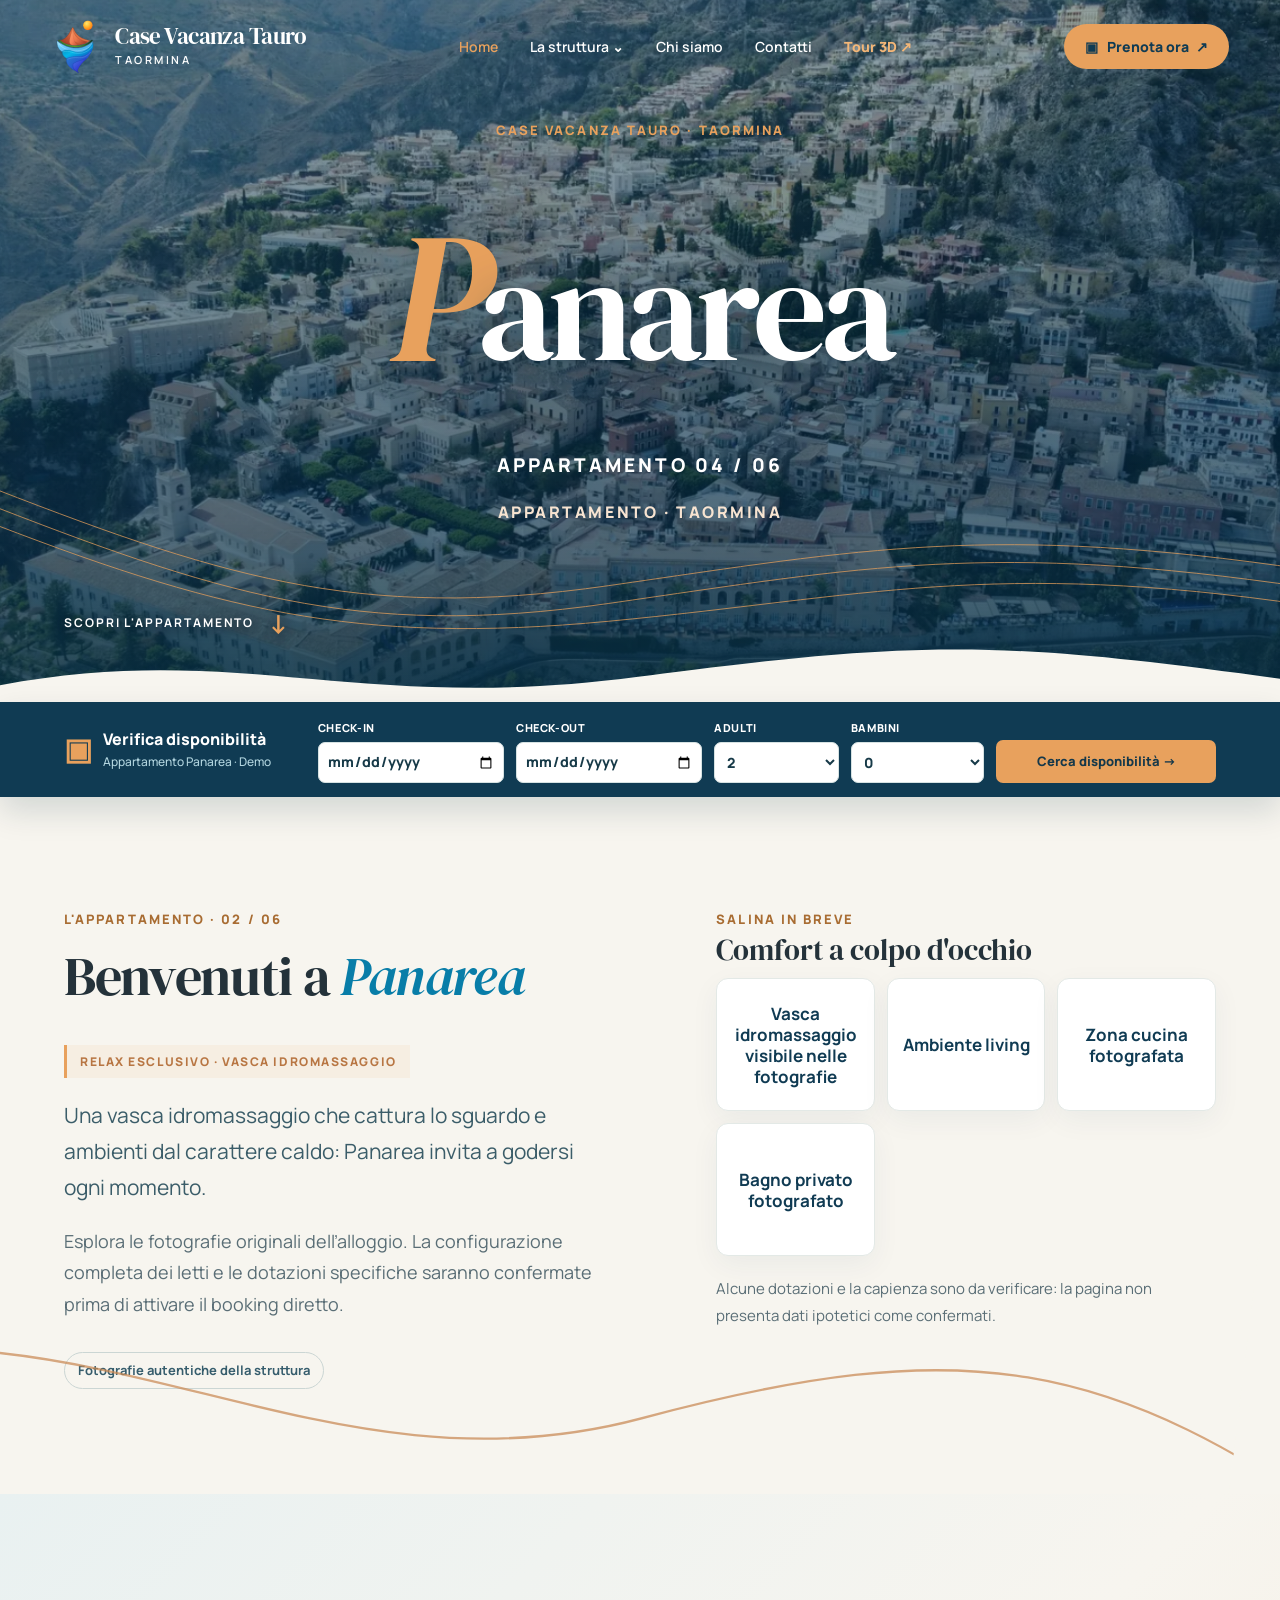
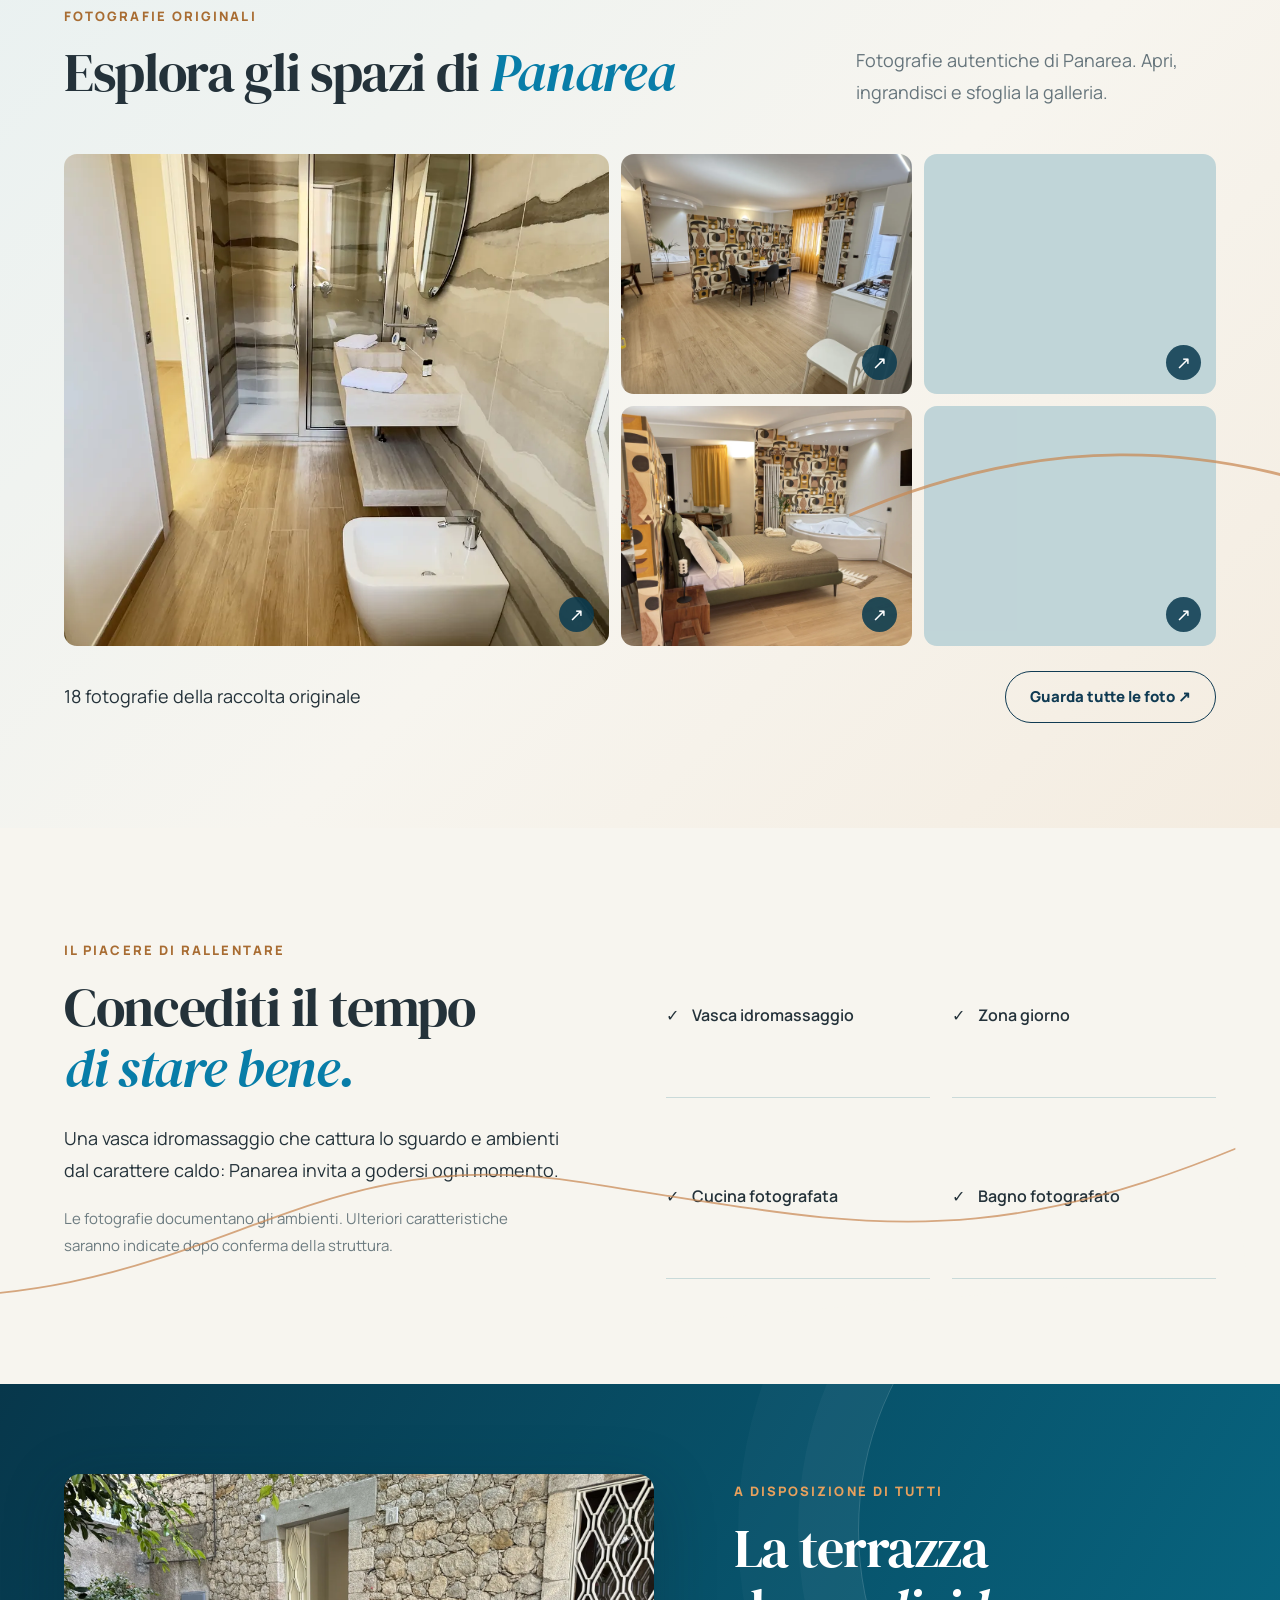
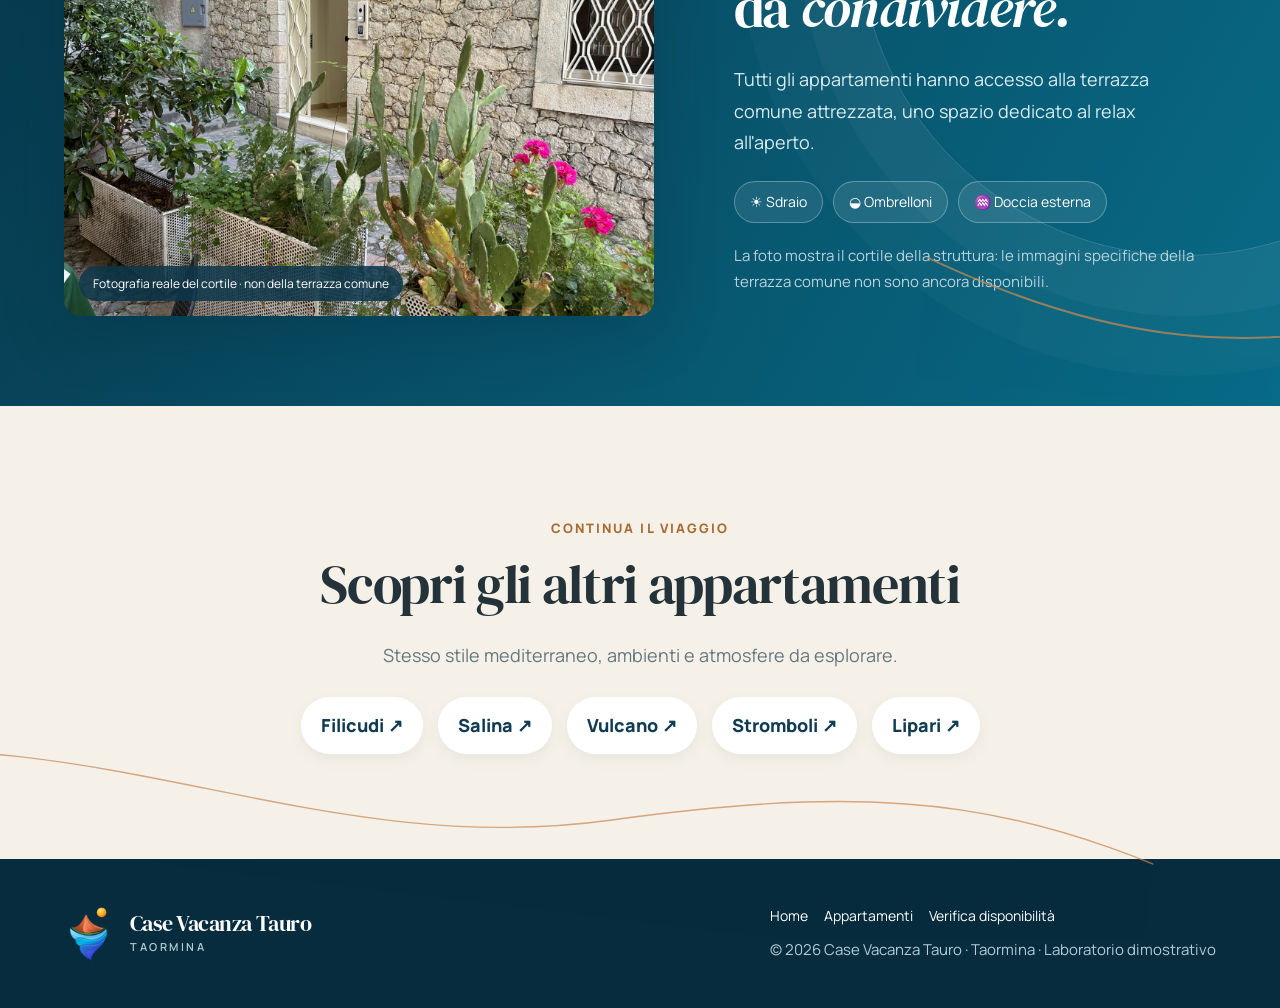
<file: panarea.html>
<!DOCTYPE html>

<html lang="it"><head><meta charset="utf-8"/><meta content="width=device-width,initial-scale=1" name="viewport"/><meta content="#103B53" name="theme-color"/><title>Panarea · Appartamento | Case Vacanza Tauro</title><meta content="Appartamento Panarea a Taormina. Scopri le fotografie autentiche e gli ambienti della struttura." name="description"/><link as="image" href="assets/photos/struttura-14.webp" rel="preload"/><link href="assets/apartment.css" rel="stylesheet"/><script>window.TAURO_PHOTOS=["assets/photos/panarea-01.webp", "assets/photos/panarea-02.webp", "assets/photos/panarea-03.webp", "assets/photos/panarea-04.webp", "assets/photos/panarea-05.webp", "assets/photos/panarea-06.webp", "assets/photos/panarea-07.webp", "assets/photos/panarea-08.webp", "assets/photos/panarea-09.webp", "assets/photos/panarea-10.webp", "assets/photos/panarea-11.webp", "assets/photos/panarea-12.webp", "assets/photos/panarea-13.webp", "assets/photos/panarea-14.webp", "assets/photos/panarea-15.webp", "assets/photos/panarea-16.webp", "assets/photos/panarea-17.webp", "assets/photos/panarea-18.webp"];</script><script defer="" src="assets/apartment.js"></script><link href="assets/tauro-unified.css?v=20261104-3" rel="stylesheet"/></head><body data-apartment="Panarea">
<header class="site-head" id="siteHead"><div class="shell head-inner"><a aria-label="Case Vacanza Tauro, home" class="brand" href="index.html"><img alt="" class="brand-symbol" height="65" src="assets/logo-tauro-animato.svg" width="57"/><span class="brand-name">Case Vacanza Tauro<small>Taormina</small></span></a><button aria-controls="siteNav" aria-expanded="false" aria-label="Apri menu" class="menu-toggle" id="menuToggle" type="button">☰</button><nav aria-label="Navigazione principale" class="site-nav" id="siteNav"><a aria-current="page" class="active" href="index.html">Home</a><div class="nav-group"><button aria-expanded="false" class="nav-parent" id="navParent" type="button">La struttura <span aria-hidden="true">⌄</span></button><div class="dropdown"><a href="index.html#appartamenti">Tutti gli appartamenti</a><a href="filicudi.html">Filicudi</a><a href="salina.html">Salina</a><a href="vulcano.html">Vulcano</a><a aria-current="page" href="panarea.html">Panarea</a><a href="stromboli.html">Stromboli</a><a href="lipari.html">Lipari</a></div></div><a href="chi-siamo.html">Chi siamo</a><a href="contatti.html">Contatti</a><a class="nav-tour" href="https://my.matterport.com/show/?m=oBbpwW5jHmJ" target="_blank" rel="noopener noreferrer">Tour 3D ↗</a></nav><a class="btn btn-primary head-cta" href="index.html#prenotazioni">▣   Prenota ora <span aria-hidden="true">↗</span></a></div></header>
<main><section class="hero hero-lines-4"><div aria-label="Panorama di Taormina" class="hero-photo" role="img" style="background-image:url('assets/photos/struttura-14.webp')"></div><div class="hero-shade"></div><div class="hero-content"><span class="eyebrow">CASE VACANZA TAURO · TAORMINA</span><h1 class="animated-room-title"><span class="initial">P</span><span class="name-rest">anarea</span></h1><div class="hero-sub">APPARTAMENTO 04 / 06</div><p class="hero-caption">APPARTAMENTO · TAORMINA</p></div><a class="hero-scroll" href="#dettagli">SCOPRI L'APPARTAMENTO</a><svg aria-hidden="true" class="hero-wave" preserveaspectratio="none" viewbox="0 0 1440 75"><path d="M0 56C270 8 400 87 718 47S1126 8 1440 49V75H0Z" fill="#F7F5EF"></path></svg><svg aria-hidden="true" class="cvt-hero-waves" viewBox="0 0 1440 220" preserveAspectRatio="none" focusable="false"><path d="M-30 22 C242 128 399 181 685 140 S1116 70 1470 122"></path><path d="M-30 42 C242 148 399 201 685 160 S1116 90 1470 142"></path><path d="M-30 62 C242 168 399 207 685 180 S1116 110 1470 162"></path></svg></section>
<section aria-label="Ricerca soggiorno" class="booking" id="booking"><button aria-controls="bookForm" aria-expanded="false" class="booking-mobile" id="mobileBooking"><span class="booking-pill"><span class="booking-pill-label">▣   Verifica disponibilità · Date e ospiti ↑</span></span></button><form class="container booking-inner" id="bookForm"><div class="booking-title"><span>▣</span><span>Verifica disponibilità<small>Appartamento Panarea · Demo</small></span></div><label>CHECK-IN<input name="checkin" required="" type="date"/></label><label>CHECK-OUT<input name="checkout" required="" type="date"/></label><label>ADULTI<select name="adults"><option>1</option><option selected="">2</option><option>3</option><option>4</option></select></label><label>BAMBINI<select name="children"><option selected="">0</option><option>1</option><option>2</option><option>3</option></select></label><button class="booking-submit" type="submit">Cerca disponibilità →</button></form></section>
<section class="section" id="dettagli"><div class="container intro-grid"><div class="reveal"><span class="eyebrow dark">L'APPARTAMENTO · 02 / 06</span><h2>Benvenuti a <span class="accent">Panarea</span></h2><span class="tauro-highlight">Relax esclusivo · Vasca idromassaggio</span><p class="lead">Una vasca idromassaggio che cattura lo sguardo e ambienti dal carattere caldo: Panarea invita a godersi ogni momento.</p><p>Esplora le fotografie originali dell’alloggio. La configurazione completa dei letti e le dotazioni specifiche saranno confermate prima di attivare il booking diretto.</p><span class="info-tag">Fotografie autentiche della struttura</span></div><div class="reveal"><span class="eyebrow dark">SALINA IN BREVE</span><h3>Comfort a colpo d'occhio</h3><div class="amenities"><div class="amenity"><strong>Vasca idromassaggio visibile nelle fotografie</strong></div><div class="amenity"><strong>Ambiente living</strong></div><div class="amenity"><strong>Zona cucina fotografata</strong></div><div class="amenity"><strong>Bagno privato fotografato</strong></div></div><p class="fineprint">Alcune dotazioni e la capienza sono da verificare: la pagina non presenta dati ipotetici come confermati.</p></div></div><svg aria-hidden="true" class="tauro-strokes" viewBox="0 0 1200 500" preserveAspectRatio="none"><path d="M-100 428 C180 345 400 475 675 390 S1080 310 1320 410"/></svg></section>
<section class="section overcast" id="galleria"><div class="container"><div class="gallery-heading reveal"><div><span class="eyebrow dark">FOTOGRAFIE ORIGINALI</span><h2>Esplora gli spazi di <span class="accent">Panarea</span></h2></div><p>Fotografie autentiche di Panarea. Apri, ingrandisci e sfoglia la galleria.</p></div><div class="gallery-mosaic reveal"><button aria-label="Apri fotografia 1 di Panarea" class="gpic" data-photo="0" type="button"><img alt="Panarea, fotografia degli ambienti 1" decoding="async" loading="lazy" src="assets/photos/panarea-01.webp"/></button><button aria-label="Apri fotografia 2 di Panarea" class="gpic" data-photo="1" type="button"><img alt="Panarea, fotografia degli ambienti 2" decoding="async" loading="lazy" src="assets/photos/panarea-02.webp"/></button><button aria-label="Apri fotografia 3 di Panarea" class="gpic" data-photo="2" type="button"><img alt="Panarea, fotografia degli ambienti 3" decoding="async" loading="lazy" src="assets/photos/panarea-03.webp"/></button><button aria-label="Apri fotografia 4 di Panarea" class="gpic" data-photo="3" type="button"><img alt="Panarea, fotografia degli ambienti 4" decoding="async" loading="lazy" src="assets/photos/panarea-04.webp"/></button><button aria-label="Apri fotografia 5 di Panarea" class="gpic" data-photo="4" type="button"><img alt="Panarea, fotografia degli ambienti 5" decoding="async" loading="lazy" src="assets/photos/panarea-05.webp"/></button></div><div class="gallery-cta"><span>18 fotografie della raccolta originale</span><button class="ghost" id="galleryAll" type="button">Guarda tutte le foto ↗</button></div></div><svg aria-hidden="true" class="tauro-strokes" viewBox="0 0 1200 500" preserveAspectRatio="none"><path d="M-100 365 C200 278 330 470 580 390 S1040 300 1320 385"/></svg></section>
<section class="section" id="servizi"><div class="container detail-grid"><div class="reveal"><span class="eyebrow dark">Il piacere di rallentare</span><h2>Concediti il tempo <br/><span class="accent">di stare bene.</span></h2><p>Una vasca idromassaggio che cattura lo sguardo e ambienti dal carattere caldo: Panarea invita a godersi ogni momento.</p><p class="fineprint">Le fotografie documentano gli ambienti. Ulteriori caratteristiche saranno indicate dopo conferma della struttura.</p></div><div class="details-list reveal"><div class="detail-item"><span aria-hidden="true" class="service-symbol">✓</span><strong>Vasca idromassaggio</strong></div><div class="detail-item"><span aria-hidden="true" class="service-symbol">✓</span><strong>Zona giorno</strong></div><div class="detail-item"><span aria-hidden="true" class="service-symbol">✓</span><strong>Cucina fotografata</strong></div><div class="detail-item"><span aria-hidden="true" class="service-symbol">✓</span><strong>Bagno fotografato</strong></div></div></div><svg aria-hidden="true" class="tauro-strokes" viewBox="0 0 1200 500" preserveAspectRatio="none"><path d="M-100 410 C235 465 320 305 590 368 S970 480 1320 350"/></svg></section>
<section class="terrace"><div class="container terrace-inner"><div class="terrace-shot reveal"><img alt="Cortile esterno della struttura Case Vacanza Tauro" loading="lazy" src="assets/photos/cortile-tauro.webp"/><span>Fotografia reale del cortile · non della terrazza comune</span></div><div class="reveal"><span class="eyebrow">A DISPOSIZIONE DI TUTTI</span><h2>La terrazza<br/>da <em>condividere.</em></h2><p>Tutti gli appartamenti hanno accesso alla terrazza comune attrezzata, uno spazio dedicato al relax all'aperto.</p><div class="terrace-chips"><span>☀ Sdraio</span><span>◒ Ombrelloni</span><span>♒ Doccia esterna</span></div><p class="fineprint" style="color:#bad3dc">La foto mostra il cortile della struttura: le immagini specifiche della terrazza comune non sono ancora disponibili.</p></div></div><svg aria-hidden="true" class="tauro-strokes" viewBox="0 0 1200 500" preserveAspectRatio="none"><path d="M-100 352 C220 430 430 315 660 390 S1030 470 1320 360"/></svg></section>
<section class="section next"><div class="container"><span class="eyebrow dark">CONTINUA IL VIAGGIO</span><h2>Scopri gli altri appartamenti</h2><p>Stesso stile mediterraneo, ambienti e atmosfere da esplorare.</p><div class="next-links"><a href="filicudi.html">Filicudi ↗</a><a href="salina.html">Salina ↗</a><a href="vulcano.html">Vulcano ↗</a><a href="stromboli.html">Stromboli ↗</a><a href="lipari.html">Lipari ↗</a></div></div><svg aria-hidden="true" class="tauro-strokes" viewBox="0 0 1200 500" preserveAspectRatio="none"><path d="M-100 428 C180 345 400 475 675 390 S1080 310 1320 410"/></svg></section></main>
<footer class="footer"><div class="container footer-inner"><a aria-label="Case Vacanza Tauro, Home" class="brand" href="index.html"><img alt="" height="58" src="assets/logo-tauro-animato.svg" width="52"/><span class="brand-name">Case Vacanza Tauro<small>Taormina</small></span></a><div><div class="footer-links"><a href="index.html">Home</a><a href="index.html#appartamenti">Appartamenti</a><a href="#booking">Verifica disponibilità</a></div><small>© 2026 Case Vacanza Tauro · Taormina · Laboratorio dimostrativo</small></div></div></footer>
<div aria-hidden="true" aria-label="Galleria Salina" aria-modal="true" class="lightbox" id="lightbox" role="dialog"><button aria-label="Chiudi galleria" class="close" id="closeLightbox" type="button">×</button><button aria-label="Foto precedente" class="prev" id="prevPhoto" type="button">←</button><img alt="" id="lightboxImage"/><button aria-label="Foto successiva" class="nextbtn" id="nextPhoto" type="button">→</button><span class="counter" id="lightboxCounter"></span></div><div class="dialog" id="bookingDialog"><div class="dialog-inner"><h3>Richiesta per Panarea</h3><p id="bookingResult"></p><button id="dialogClose" type="button">Chiudi</button></div></div>
<script defer="" src="assets/tauro-unified.js?v=20261104-3"></script><script defer src="assets/tauro-motion.js?v=20261104-3"></script></body></html>
</file>
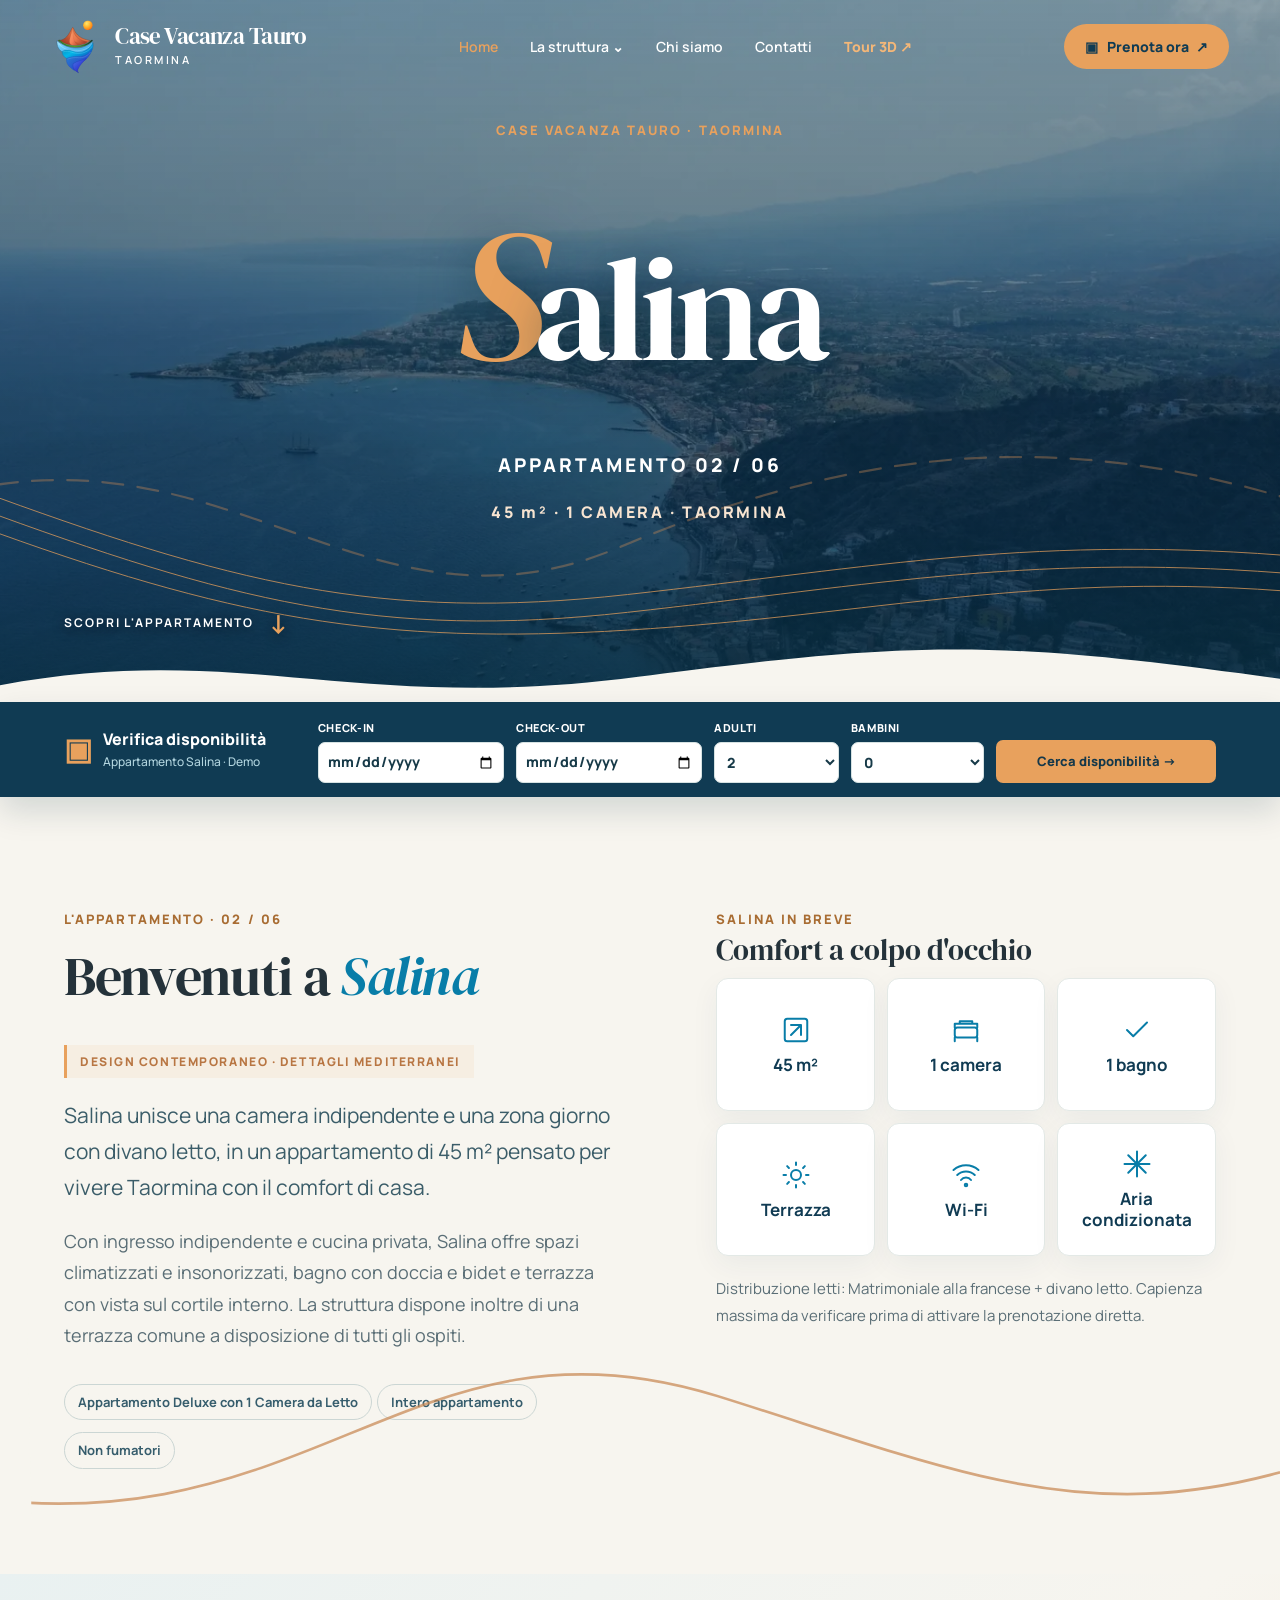
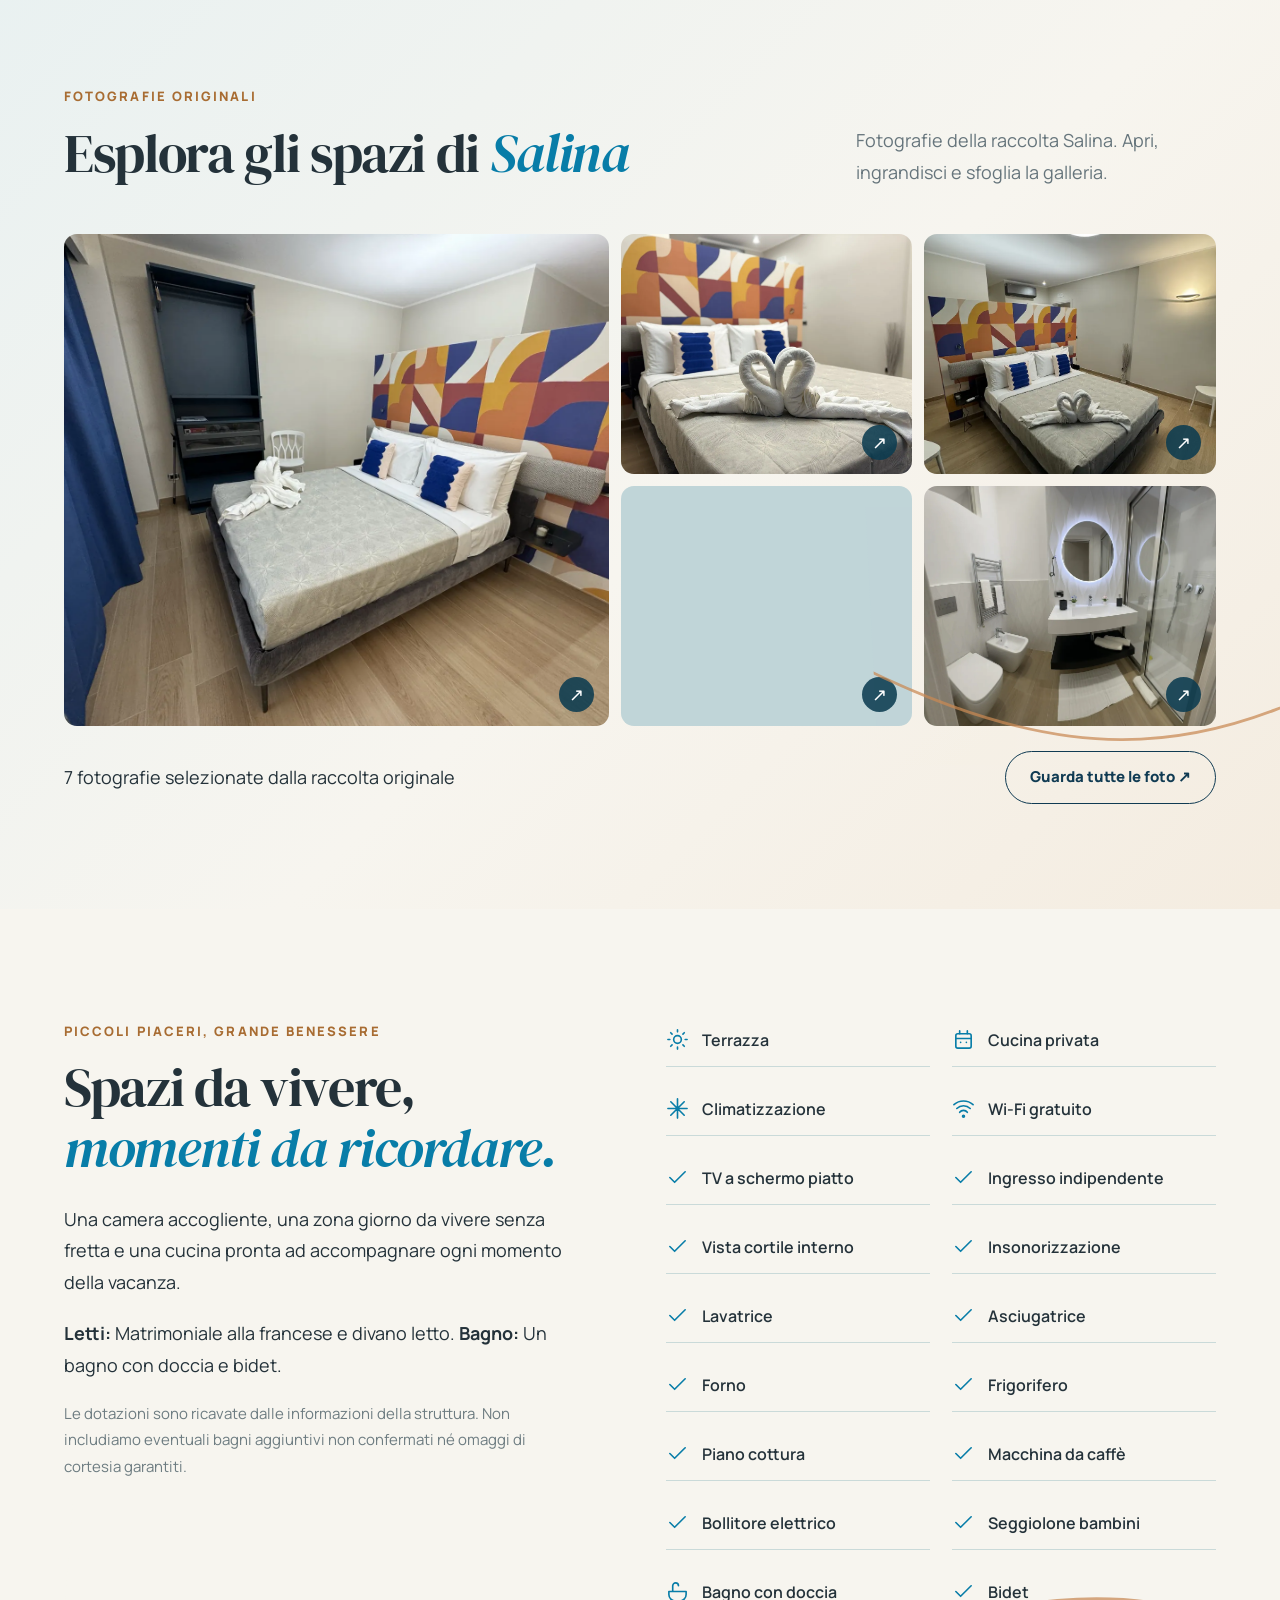
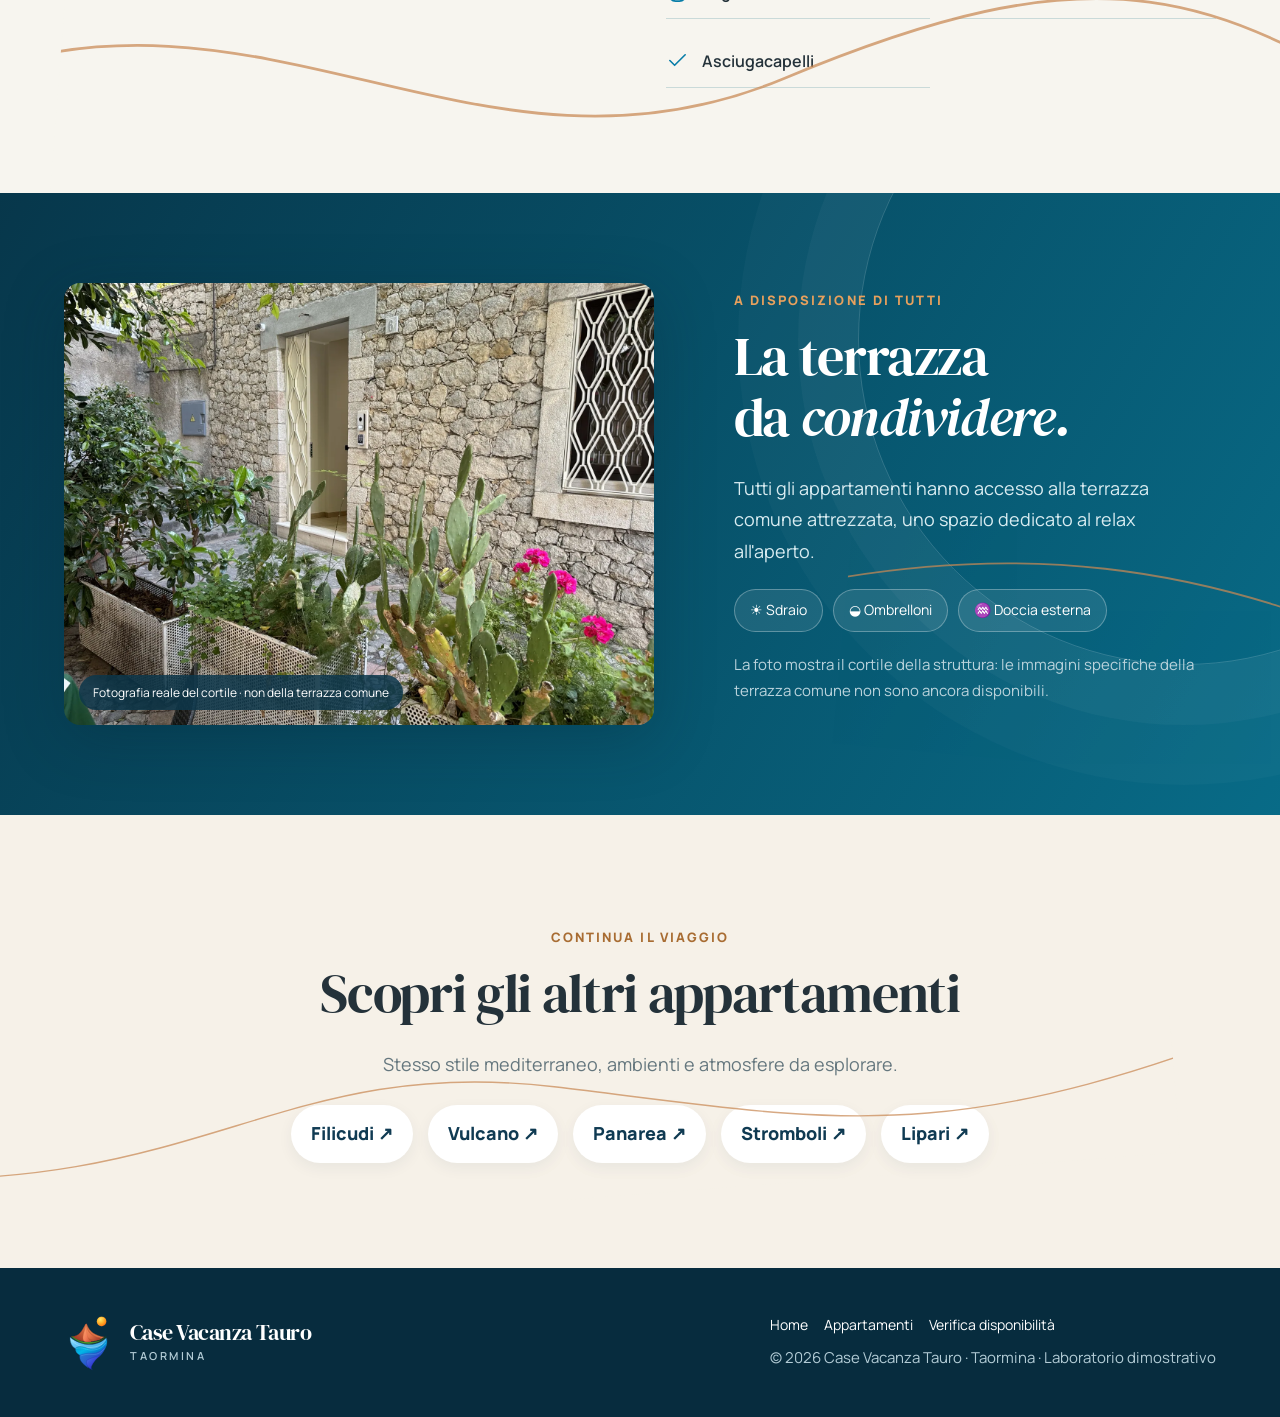
<file: salina.html>
<!DOCTYPE html>
<html lang="it"><head><meta charset="utf-8"/><meta content="width=device-width,initial-scale=1" name="viewport"/><meta content="#103B53" name="theme-color"/><title>Salina · Appartamento | Case Vacanza Tauro</title><meta content="Salina, 45 m², 1 camera, 1 bagno, cucina privata e comfort a Taormina. Foto e servizi." name="description"/><link as="image" href="assets/photos/taormina-costa.webp" rel="preload"/><link href="assets/apartment.css" rel="stylesheet"/><script>window.TAURO_PHOTOS=["assets/photos/salina-01.webp", "assets/photos/salina-02.webp", "assets/photos/salina-03.webp", "assets/photos/salina-04.webp", "assets/photos/salina-05.webp", "assets/photos/salina-06.webp", "assets/photos/salina-07.webp"];</script><script defer="" src="assets/apartment.js"></script><link href="assets/tauro-unified.css?v=20261104-3" rel="stylesheet"/></head><body data-apartment="Salina">
<header class="site-head" id="siteHead"><div class="shell head-inner"><a aria-label="Case Vacanza Tauro, home" class="brand" href="index.html"><img alt="" class="brand-symbol" height="65" src="assets/logo-tauro-animato.svg" width="57"/><span class="brand-name">Case Vacanza Tauro<small>Taormina</small></span></a><button aria-controls="siteNav" aria-expanded="false" aria-label="Apri menu" class="menu-toggle" id="menuToggle" type="button">☰</button><nav aria-label="Navigazione principale" class="site-nav" id="siteNav"><a aria-current="page" class="active" href="index.html">Home</a><div class="nav-group"><button aria-expanded="false" class="nav-parent" id="navParent" type="button">La struttura <span aria-hidden="true">⌄</span></button><div class="dropdown"><a href="index.html#appartamenti">Tutti gli appartamenti</a><a href="filicudi.html">Filicudi</a><a aria-current="page" href="salina.html">Salina</a><a href="vulcano.html">Vulcano</a><a href="panarea.html">Panarea</a><a href="stromboli.html">Stromboli</a><a href="lipari.html">Lipari</a></div></div><a href="chi-siamo.html">Chi siamo</a><a href="contatti.html">Contatti</a><a class="nav-tour" href="https://my.matterport.com/show/?m=oBbpwW5jHmJ" target="_blank" rel="noopener noreferrer">Tour 3D ↗</a></nav><a class="btn btn-primary head-cta" href="index.html#prenotazioni">▣   Prenota ora <span aria-hidden="true">↗</span></a></div></header>
<main><section class="hero-lines-2 hero"><div aria-label="Panorama di Taormina" class="hero-photo" role="img" style="background-image:url('assets/photos/taormina-costa.webp')"></div><div class="hero-shade"></div><div class="hero-content"><span class="eyebrow">CASE VACANZA TAURO · TAORMINA</span><h1 class="animated-room-title"><span class="initial">S</span><span class="name-rest">alina</span></h1><div class="hero-sub">APPARTAMENTO 02 / 06</div><p class="hero-caption">45 m² · 1 CAMERA · TAORMINA</p></div><a class="hero-scroll" href="#dettagli">SCOPRI L'APPARTAMENTO</a><svg aria-hidden="true" class="hero-wave" preserveaspectratio="none" viewbox="0 0 1440 75"><path d="M0 56C270 8 400 87 718 47S1126 8 1440 49V75H0Z" fill="#F7F5EF"></path></svg><svg aria-hidden="true" class="cvt-hero-waves" viewBox="0 0 1440 220" preserveAspectRatio="none" focusable="false"><path d="M-30 31 C259 137 426 181 706 150 S1168 82 1470 108"></path><path d="M-30 51 C259 157 426 201 706 170 S1168 102 1470 128"></path><path d="M-30 71 C259 177 426 207 706 190 S1168 122 1470 148"></path></svg><svg aria-hidden="true" class="tauro-strokes" viewBox="0 0 1200 500" preserveAspectRatio="none"><path d="M-100 365 C200 278 330 470 580 390 S1040 300 1320 385"/></svg></section>
<section aria-label="Ricerca soggiorno" class="booking" id="booking"><button aria-controls="bookForm" aria-expanded="false" class="booking-mobile" id="mobileBooking"><span class="booking-pill"><span class="booking-pill-label">▣   Verifica disponibilità · Date e ospiti ↑</span></span></button><form class="container booking-inner" id="bookForm"><div class="booking-title"><span>▣</span><span>Verifica disponibilità<small>Appartamento Salina · Demo</small></span></div><label>CHECK-IN<input name="checkin" required="" type="date"/></label><label>CHECK-OUT<input name="checkout" required="" type="date"/></label><label>ADULTI<select name="adults"><option>1</option><option selected="">2</option><option>3</option><option>4</option></select></label><label>BAMBINI<select name="children"><option selected="">0</option><option>1</option><option>2</option><option>3</option></select></label><button class="booking-submit" type="submit">Cerca disponibilità →</button></form></section>
<section class="section" id="dettagli"><div class="container intro-grid"><div class="reveal"><span class="eyebrow dark">L'APPARTAMENTO · 02 / 06</span><h2>Benvenuti a <span class="accent">Salina</span></h2><span class="tauro-highlight">Design contemporaneo · Dettagli mediterranei</span><p class="lead">Salina unisce una camera indipendente e una zona giorno con divano letto, in un appartamento di 45 m² pensato per vivere Taormina con il comfort di casa.</p><p>Con ingresso indipendente e cucina privata, Salina offre spazi climatizzati e insonorizzati, bagno con doccia e bidet e terrazza con vista sul cortile interno. La struttura dispone inoltre di una terrazza comune a disposizione di tutti gli ospiti.</p><span class="info-tag">Appartamento Deluxe con 1 Camera da Letto</span><span class="info-tag">Intero appartamento</span><span class="info-tag">Non fumatori</span></div><div class="reveal"><span class="eyebrow dark">SALINA IN BREVE</span><h3>Comfort a colpo d'occhio</h3><div class="amenities"><div class="amenity"><svg aria-hidden="true" viewbox="0 0 24 24"><rect height="18" rx="2" width="18" x="3" y="3"></rect><path d="m8 16 8-8M8 8h8v8"></path></svg><strong>45 m²</strong></div><div class="amenity"><svg aria-hidden="true" viewbox="0 0 24 24"><rect height="8" rx="2" width="18" x="3" y="10"></rect><path d="M3 18v3M21 18v3M3 10V7h18v3M7 7V5h10v2"></path></svg><strong>1 camera</strong></div><div class="amenity"><svg aria-hidden="true" viewbox="0 0 24 24"><path d="m4 12 5 5L20 6"></path></svg><strong>1 bagno</strong></div><div class="amenity"><svg aria-hidden="true" viewbox="0 0 24 24"><circle cx="12" cy="12" r="4"></circle><path d="M12 2v2m0 16v2M2 12h2m16 0h2M4.93 4.93l1.41 1.41m11.32 11.32 1.41 1.41M19.07 4.93l-1.41 1.41M6.34 17.66l-1.41 1.41"></path></svg><strong>Terrazza</strong></div><div class="amenity"><svg aria-hidden="true" viewbox="0 0 24 24"><path d="M2 8a15 15 0 0 1 20 0M5 12a10 10 0 0 1 14 0M8 16a5 5 0 0 1 8 0"></path><circle cx="12" cy="20" r="1"></circle></svg><strong>Wi-Fi</strong></div><div class="amenity"><svg aria-hidden="true" viewbox="0 0 24 24"><path d="M12 2v20M2 12h20M5 5l14 14M19 5 5 19"></path></svg><strong>Aria condizionata</strong></div></div><p class="fineprint">Distribuzione letti: Matrimoniale alla francese + divano letto. Capienza massima da verificare prima di attivare la prenotazione diretta.</p></div></div><svg aria-hidden="true" class="tauro-strokes" viewBox="0 0 1200 500" preserveAspectRatio="none"><path d="M-100 410 C235 465 320 305 590 368 S970 480 1320 350"/></svg></section>
<section class="section overcast" id="galleria"><div class="container"><div class="gallery-heading reveal"><div><span class="eyebrow dark">FOTOGRAFIE ORIGINALI</span><h2>Esplora gli spazi di <span class="accent">Salina</span></h2></div><p>Fotografie della raccolta Salina. Apri, ingrandisci e sfoglia la galleria.</p></div><div class="gallery-mosaic reveal"><button aria-label="Apri fotografia 1 di Salina" class="gpic" data-photo="0" type="button"><img alt="Salina, fotografia degli ambienti 1" decoding="async" loading="lazy" src="assets/photos/salina-01.webp"/></button><button aria-label="Apri fotografia 2 di Salina" class="gpic" data-photo="1" type="button"><img alt="Salina, fotografia degli ambienti 2" decoding="async" loading="lazy" src="assets/photos/salina-02.webp"/></button><button aria-label="Apri fotografia 3 di Salina" class="gpic" data-photo="2" type="button"><img alt="Salina, fotografia degli ambienti 3" decoding="async" loading="lazy" src="assets/photos/salina-03.webp"/></button><button aria-label="Apri fotografia 4 di Salina" class="gpic" data-photo="3" type="button"><img alt="Salina, fotografia degli ambienti 4" decoding="async" loading="lazy" src="assets/photos/salina-04.webp"/></button><button aria-label="Apri fotografia 5 di Salina" class="gpic" data-photo="4" type="button"><img alt="Salina, fotografia degli ambienti 5" decoding="async" loading="lazy" src="assets/photos/salina-05.webp"/></button></div><div class="gallery-cta"><span>7 fotografie selezionate dalla raccolta originale</span><button class="ghost" id="galleryAll" type="button">Guarda tutte le foto ↗</button></div></div><svg aria-hidden="true" class="tauro-strokes" viewBox="0 0 1200 500" preserveAspectRatio="none"><path d="M-100 352 C220 430 430 315 660 390 S1030 470 1320 360"/></svg></section>
<section class="section" id="servizi"><div class="container detail-grid"><div class="reveal"><span class="eyebrow dark">Piccoli piaceri, grande benessere</span><h2>Spazi da vivere, <br/><span class="accent">momenti da ricordare.</span></h2><p>Una camera accogliente, una zona giorno da vivere senza fretta e una cucina pronta ad accompagnare ogni momento della vacanza.</p><p><strong>Letti:</strong> Matrimoniale alla francese e divano letto. <strong>Bagno:</strong> Un bagno con doccia e bidet.</p><p class="fineprint">Le dotazioni sono ricavate dalle informazioni della struttura. Non includiamo eventuali bagni aggiuntivi non confermati né omaggi di cortesia garantiti.</p></div><div class="details-list reveal"><div class="detail-item"><svg aria-hidden="true" viewbox="0 0 24 24"><circle cx="12" cy="12" r="4"></circle><path d="M12 2v2m0 16v2M2 12h2m16 0h2M4.93 4.93l1.41 1.41m11.32 11.32 1.41 1.41M19.07 4.93l-1.41 1.41M6.34 17.66l-1.41 1.41"></path></svg><strong>Terrazza</strong></div><div class="detail-item"><svg aria-hidden="true" viewbox="0 0 24 24"><rect height="15" rx="2" width="16" x="4" y="6"></rect><path d="M4 11h16M8 3v3M16 3v3M9 15h.01M15 15h.01"></path></svg><strong>Cucina privata</strong></div><div class="detail-item"><svg aria-hidden="true" viewbox="0 0 24 24"><path d="M12 2v20M2 12h20M5 5l14 14M19 5 5 19"></path></svg><strong>Climatizzazione</strong></div><div class="detail-item"><svg aria-hidden="true" viewbox="0 0 24 24"><path d="M2 8a15 15 0 0 1 20 0M5 12a10 10 0 0 1 14 0M8 16a5 5 0 0 1 8 0"></path><circle cx="12" cy="20" r="1"></circle></svg><strong>Wi-Fi gratuito</strong></div><div class="detail-item"><svg aria-hidden="true" viewbox="0 0 24 24"><path d="m4 12 5 5L20 6"></path></svg><strong>TV a schermo piatto</strong></div><div class="detail-item"><svg aria-hidden="true" viewbox="0 0 24 24"><path d="m4 12 5 5L20 6"></path></svg><strong>Ingresso indipendente</strong></div><div class="detail-item"><svg aria-hidden="true" viewbox="0 0 24 24"><path d="m4 12 5 5L20 6"></path></svg><strong>Vista cortile interno</strong></div><div class="detail-item"><svg aria-hidden="true" viewbox="0 0 24 24"><path d="m4 12 5 5L20 6"></path></svg><strong>Insonorizzazione</strong></div><div class="detail-item"><svg aria-hidden="true" viewbox="0 0 24 24"><path d="m4 12 5 5L20 6"></path></svg><strong>Lavatrice</strong></div><div class="detail-item"><svg aria-hidden="true" viewbox="0 0 24 24"><path d="m4 12 5 5L20 6"></path></svg><strong>Asciugatrice</strong></div><div class="detail-item"><svg aria-hidden="true" viewbox="0 0 24 24"><path d="m4 12 5 5L20 6"></path></svg><strong>Forno</strong></div><div class="detail-item"><svg aria-hidden="true" viewbox="0 0 24 24"><path d="m4 12 5 5L20 6"></path></svg><strong>Frigorifero</strong></div><div class="detail-item"><svg aria-hidden="true" viewbox="0 0 24 24"><path d="m4 12 5 5L20 6"></path></svg><strong>Piano cottura</strong></div><div class="detail-item"><svg aria-hidden="true" viewbox="0 0 24 24"><path d="m4 12 5 5L20 6"></path></svg><strong>Macchina da caffè</strong></div><div class="detail-item"><svg aria-hidden="true" viewbox="0 0 24 24"><path d="m4 12 5 5L20 6"></path></svg><strong>Bollitore elettrico</strong></div><div class="detail-item"><svg aria-hidden="true" viewbox="0 0 24 24"><path d="m4 12 5 5L20 6"></path></svg><strong>Seggiolone bambini</strong></div><div class="detail-item"><svg aria-hidden="true" viewbox="0 0 24 24"><path d="M3 12h18v3a7 7 0 0 1-7 7h-4a7 7 0 0 1-7-7v-3ZM7 12V6a3 3 0 0 1 6 0"></path></svg><strong>Bagno con doccia</strong></div><div class="detail-item"><svg aria-hidden="true" viewbox="0 0 24 24"><path d="m4 12 5 5L20 6"></path></svg><strong>Bidet</strong></div><div class="detail-item"><svg aria-hidden="true" viewbox="0 0 24 24"><path d="m4 12 5 5L20 6"></path></svg><strong>Asciugacapelli</strong></div></div></div><svg aria-hidden="true" class="tauro-strokes" viewBox="0 0 1200 500" preserveAspectRatio="none"><path d="M-100 428 C180 345 400 475 675 390 S1080 310 1320 410"/></svg></section>
<section class="terrace"><div class="container terrace-inner"><div class="terrace-shot reveal"><img alt="Cortile esterno della struttura Case Vacanza Tauro" loading="lazy" src="assets/photos/cortile-tauro.webp"/><span>Fotografia reale del cortile · non della terrazza comune</span></div><div class="reveal"><span class="eyebrow">A DISPOSIZIONE DI TUTTI</span><h2>La terrazza<br/>da <em>condividere.</em></h2><p>Tutti gli appartamenti hanno accesso alla terrazza comune attrezzata, uno spazio dedicato al relax all'aperto.</p><div class="terrace-chips"><span>☀ Sdraio</span><span>◒ Ombrelloni</span><span>♒ Doccia esterna</span></div><p class="fineprint" style="color:#bad3dc">La foto mostra il cortile della struttura: le immagini specifiche della terrazza comune non sono ancora disponibili.</p></div></div><svg aria-hidden="true" class="tauro-strokes" viewBox="0 0 1200 500" preserveAspectRatio="none"><path d="M-100 365 C200 278 330 470 580 390 S1040 300 1320 385"/></svg></section>
<section class="section next"><div class="container"><span class="eyebrow dark">CONTINUA IL VIAGGIO</span><h2>Scopri gli altri appartamenti</h2><p>Stesso stile mediterraneo, ambienti e atmosfere da esplorare.</p><div class="next-links"><a href="filicudi.html">Filicudi ↗</a><a href="vulcano.html">Vulcano ↗</a><a href="panarea.html">Panarea ↗</a><a href="stromboli.html">Stromboli ↗</a><a href="lipari.html">Lipari ↗</a></div></div><svg aria-hidden="true" class="tauro-strokes" viewBox="0 0 1200 500" preserveAspectRatio="none"><path d="M-100 410 C235 465 320 305 590 368 S970 480 1320 350"/></svg></section></main>
<footer class="footer"><div class="container footer-inner"><a aria-label="Case Vacanza Tauro, Home" class="brand" href="index.html"><img alt="" height="58" src="assets/logo-tauro-animato.svg" width="52"/><span class="brand-name">Case Vacanza Tauro<small>Taormina</small></span></a><div><div class="footer-links"><a href="index.html">Home</a><a href="index.html#appartamenti">Appartamenti</a><a href="#booking">Verifica disponibilità</a></div><small>© 2026 Case Vacanza Tauro · Taormina · Laboratorio dimostrativo</small></div></div></footer>
<div aria-hidden="true" aria-label="Galleria Salina" aria-modal="true" class="lightbox" id="lightbox" role="dialog"><button aria-label="Chiudi galleria" class="close" id="closeLightbox" type="button">×</button><button aria-label="Foto precedente" class="prev" id="prevPhoto" type="button">←</button><img alt="" id="lightboxImage"/><button aria-label="Foto successiva" class="nextbtn" id="nextPhoto" type="button">→</button><span class="counter" id="lightboxCounter"></span></div><div class="dialog" id="bookingDialog"><div class="dialog-inner"><h3>Richiesta per Salina</h3><p id="bookingResult"></p><button id="dialogClose" type="button">Chiudi</button></div></div>
<script defer="" src="assets/tauro-unified.js?v=20261104-3"></script><script defer src="assets/tauro-motion.js?v=20261104-3"></script></body></html>
</file>
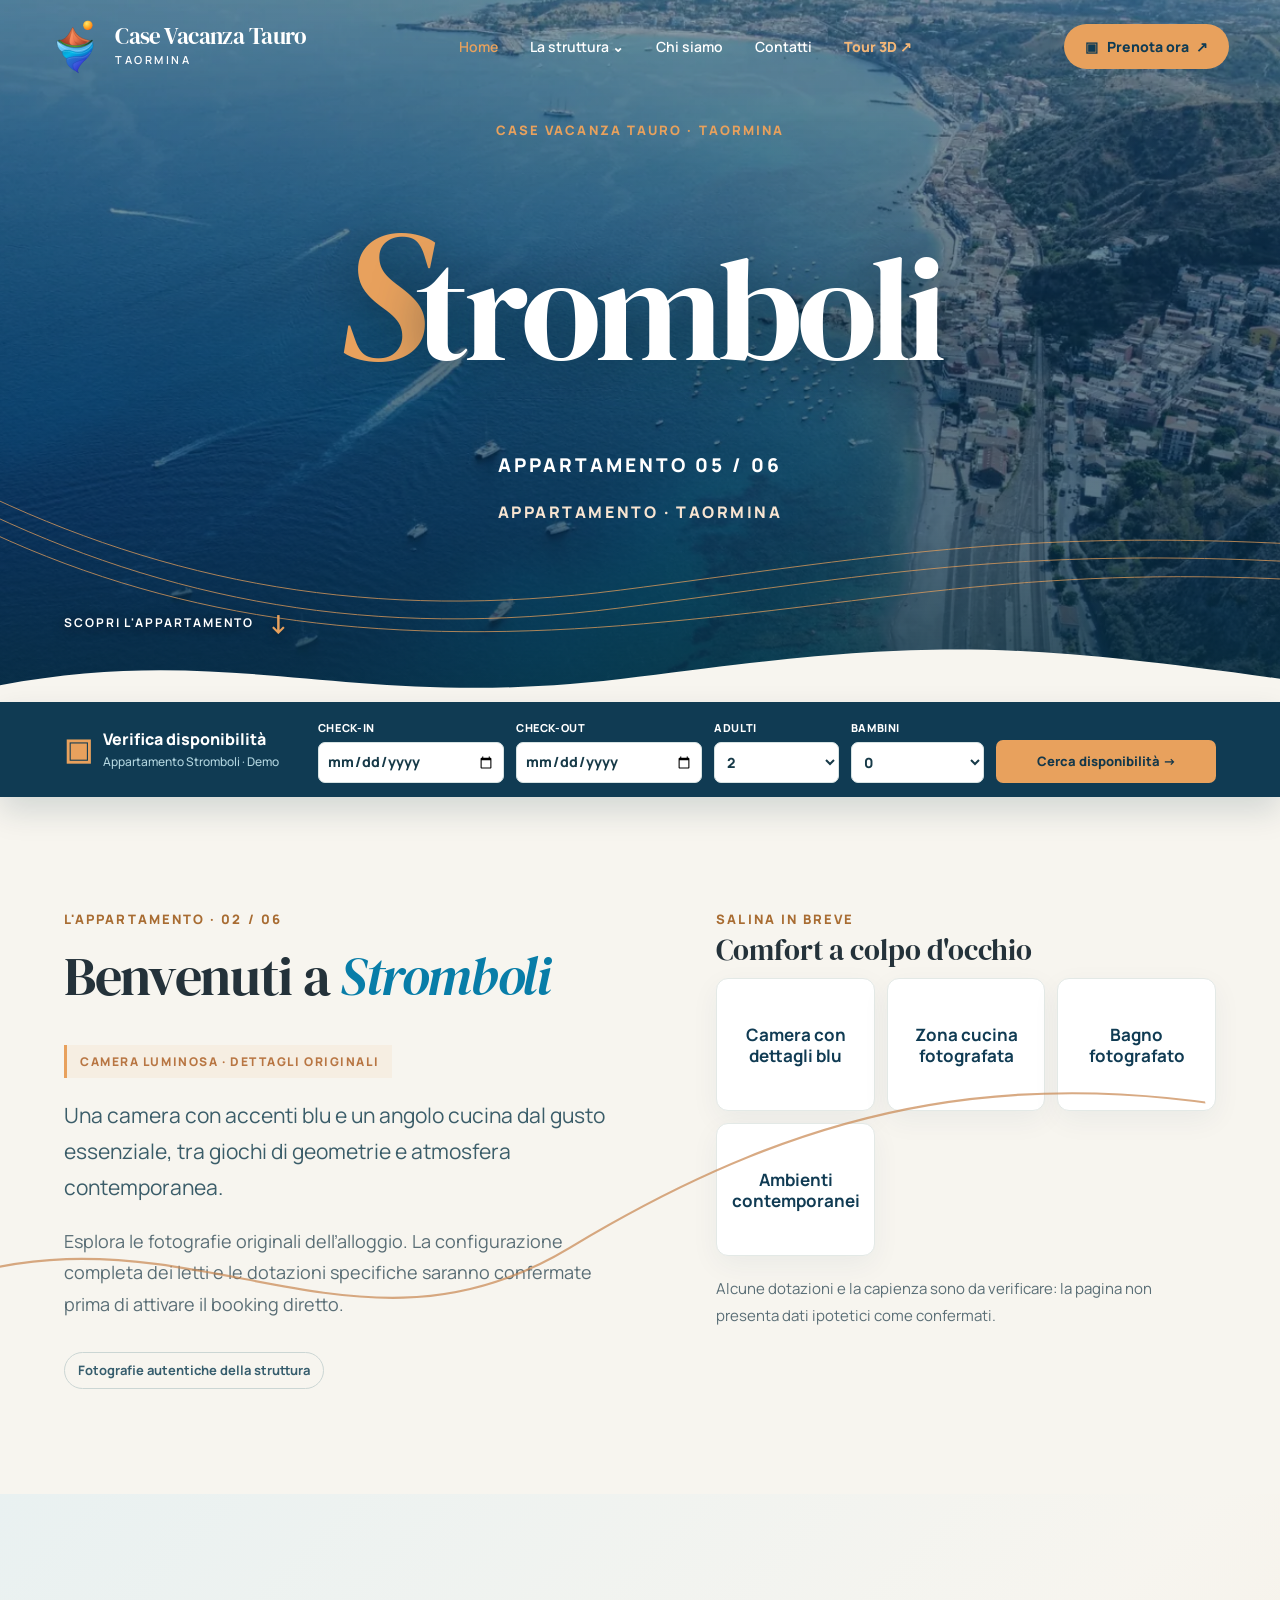
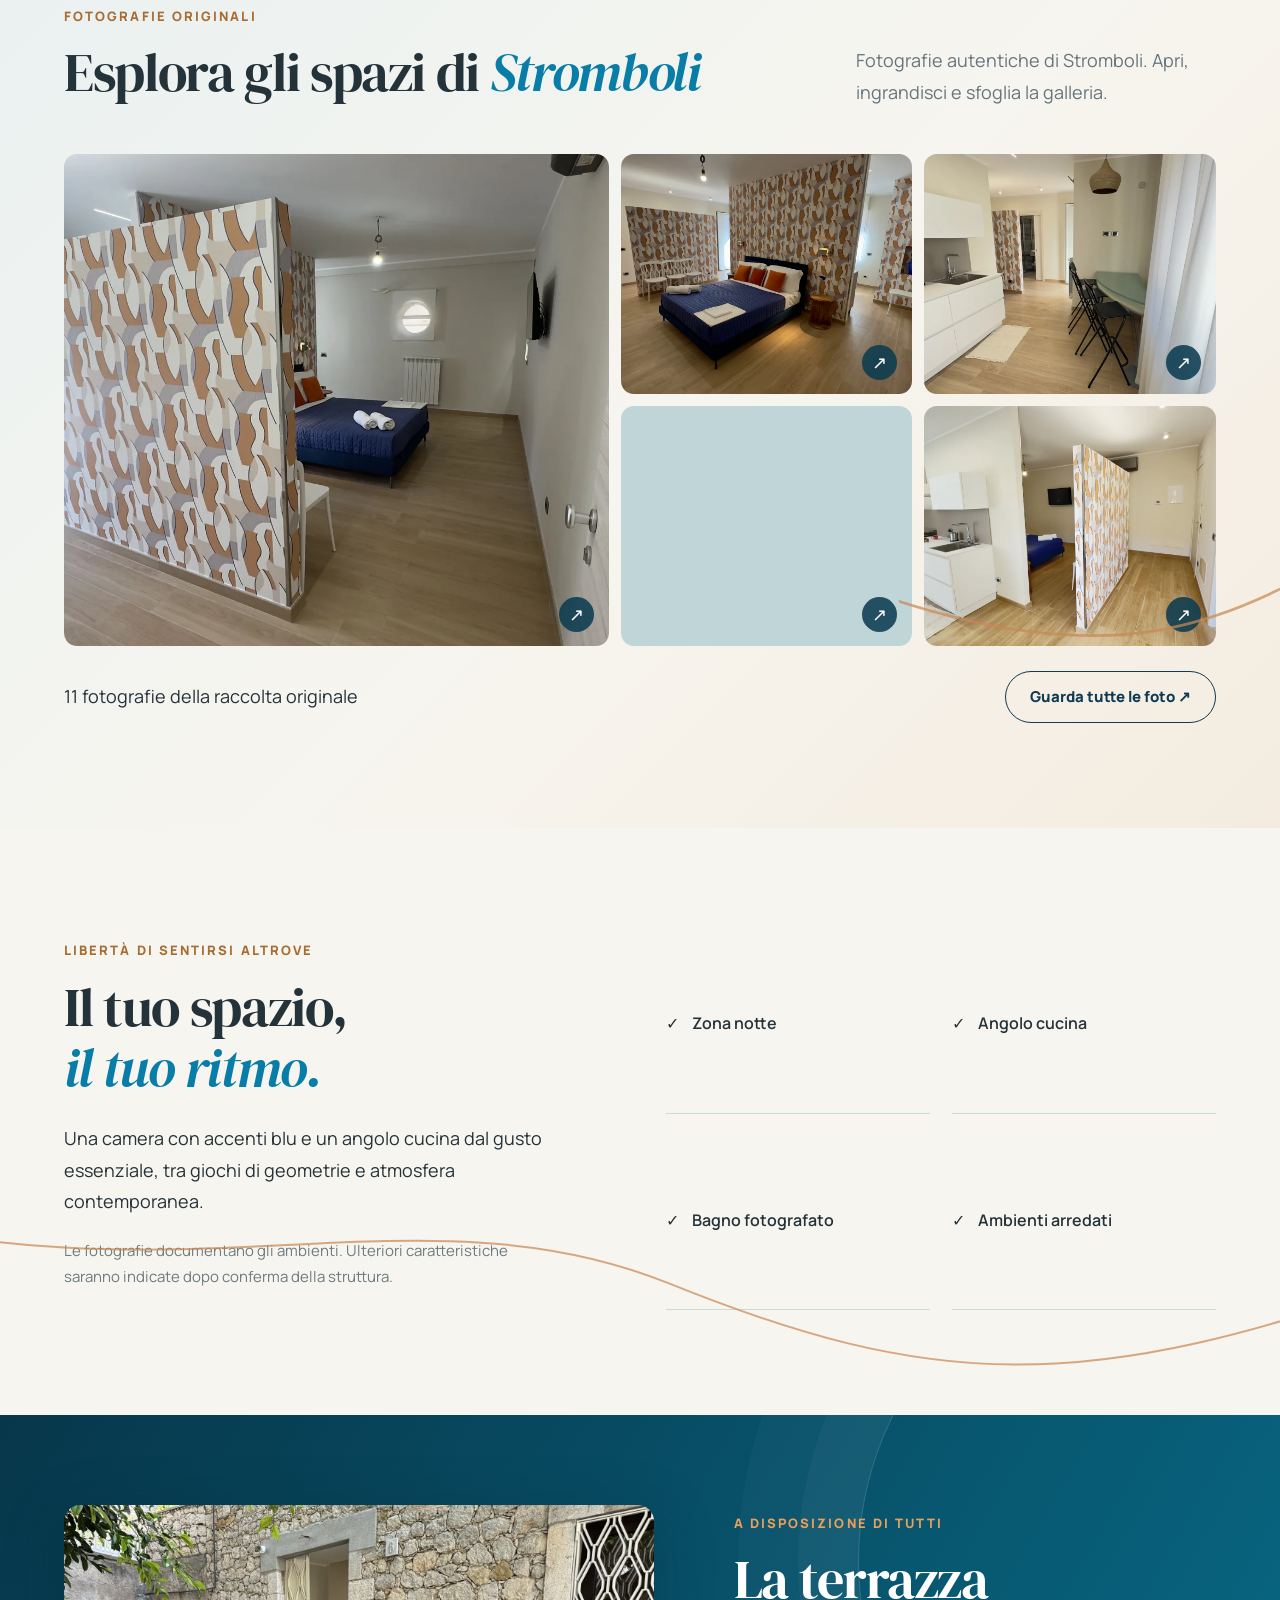
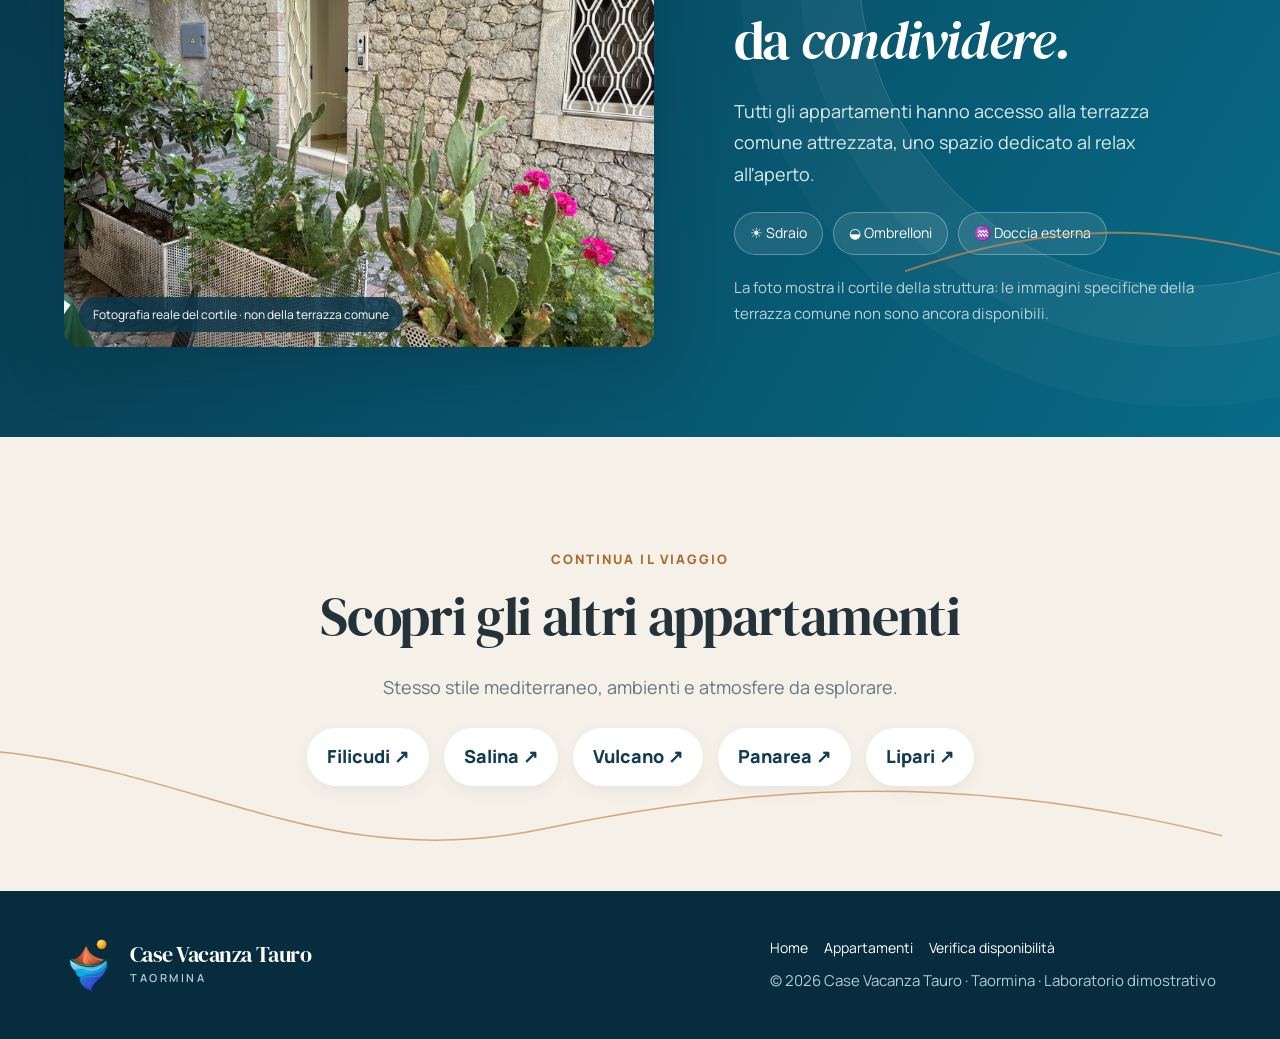
<file: stromboli.html>
<!DOCTYPE html>

<html lang="it"><head><meta charset="utf-8"/><meta content="width=device-width,initial-scale=1" name="viewport"/><meta content="#103B53" name="theme-color"/><title>Stromboli · Appartamento | Case Vacanza Tauro</title><meta content="Appartamento Stromboli a Taormina. Scopri le fotografie autentiche e gli ambienti della struttura." name="description"/><link as="image" href="assets/photos/struttura-13.webp" rel="preload"/><link href="assets/apartment.css" rel="stylesheet"/><script>window.TAURO_PHOTOS=["assets/photos/stromboli-01.webp", "assets/photos/stromboli-02.webp", "assets/photos/stromboli-03.webp", "assets/photos/stromboli-04.webp", "assets/photos/stromboli-05.webp", "assets/photos/stromboli-06.webp", "assets/photos/stromboli-07.webp", "assets/photos/stromboli-08.webp", "assets/photos/stromboli-09.webp", "assets/photos/stromboli-10.webp", "assets/photos/stromboli-11.webp"];</script><script defer="" src="assets/apartment.js"></script><link href="assets/tauro-unified.css?v=20261104-3" rel="stylesheet"/></head><body data-apartment="Stromboli">
<header class="site-head" id="siteHead"><div class="shell head-inner"><a aria-label="Case Vacanza Tauro, home" class="brand" href="index.html"><img alt="" class="brand-symbol" height="65" src="assets/logo-tauro-animato.svg" width="57"/><span class="brand-name">Case Vacanza Tauro<small>Taormina</small></span></a><button aria-controls="siteNav" aria-expanded="false" aria-label="Apri menu" class="menu-toggle" id="menuToggle" type="button">☰</button><nav aria-label="Navigazione principale" class="site-nav" id="siteNav"><a aria-current="page" class="active" href="index.html">Home</a><div class="nav-group"><button aria-expanded="false" class="nav-parent" id="navParent" type="button">La struttura <span aria-hidden="true">⌄</span></button><div class="dropdown"><a href="index.html#appartamenti">Tutti gli appartamenti</a><a href="filicudi.html">Filicudi</a><a href="salina.html">Salina</a><a href="vulcano.html">Vulcano</a><a href="panarea.html">Panarea</a><a aria-current="page" href="stromboli.html">Stromboli</a><a href="lipari.html">Lipari</a></div></div><a href="chi-siamo.html">Chi siamo</a><a href="contatti.html">Contatti</a><a class="nav-tour" href="https://my.matterport.com/show/?m=oBbpwW5jHmJ" target="_blank" rel="noopener noreferrer">Tour 3D ↗</a></nav><a class="btn btn-primary head-cta" href="index.html#prenotazioni">▣   Prenota ora <span aria-hidden="true">↗</span></a></div></header>
<main><section class="hero hero-lines-5"><div aria-label="Panorama di Taormina" class="hero-photo" role="img" style="background-image:url('assets/photos/struttura-13.webp')"></div><div class="hero-shade"></div><div class="hero-content"><span class="eyebrow">CASE VACANZA TAURO · TAORMINA</span><h1 class="animated-room-title"><span class="initial">S</span><span class="name-rest">tromboli</span></h1><div class="hero-sub">APPARTAMENTO 05 / 06</div><p class="hero-caption">APPARTAMENTO · TAORMINA</p></div><a class="hero-scroll" href="#dettagli">SCOPRI L'APPARTAMENTO</a><svg aria-hidden="true" class="hero-wave" preserveaspectratio="none" viewbox="0 0 1440 75"><path d="M0 56C270 8 400 87 718 47S1126 8 1440 49V75H0Z" fill="#F7F5EF"></path></svg><svg aria-hidden="true" class="cvt-hero-waves" viewBox="0 0 1440 220" preserveAspectRatio="none" focusable="false"><path d="M-30 31 C188 137 418 181 698 145 S1145 76 1470 94"></path><path d="M-30 51 C188 157 418 201 698 165 S1145 96 1470 114"></path><path d="M-30 71 C188 177 418 207 698 185 S1145 116 1470 134"></path></svg></section>
<section aria-label="Ricerca soggiorno" class="booking" id="booking"><button aria-controls="bookForm" aria-expanded="false" class="booking-mobile" id="mobileBooking"><span class="booking-pill"><span class="booking-pill-label">▣   Verifica disponibilità · Date e ospiti ↑</span></span></button><form class="container booking-inner" id="bookForm"><div class="booking-title"><span>▣</span><span>Verifica disponibilità<small>Appartamento Stromboli · Demo</small></span></div><label>CHECK-IN<input name="checkin" required="" type="date"/></label><label>CHECK-OUT<input name="checkout" required="" type="date"/></label><label>ADULTI<select name="adults"><option>1</option><option selected="">2</option><option>3</option><option>4</option></select></label><label>BAMBINI<select name="children"><option selected="">0</option><option>1</option><option>2</option><option>3</option></select></label><button class="booking-submit" type="submit">Cerca disponibilità →</button></form></section>
<section class="section" id="dettagli"><div class="container intro-grid"><div class="reveal"><span class="eyebrow dark">L'APPARTAMENTO · 02 / 06</span><h2>Benvenuti a <span class="accent">Stromboli</span></h2><span class="tauro-highlight">Camera luminosa · Dettagli originali</span><p class="lead">Una camera con accenti blu e un angolo cucina dal gusto essenziale, tra giochi di geometrie e atmosfera contemporanea.</p><p>Esplora le fotografie originali dell’alloggio. La configurazione completa dei letti e le dotazioni specifiche saranno confermate prima di attivare il booking diretto.</p><span class="info-tag">Fotografie autentiche della struttura</span></div><div class="reveal"><span class="eyebrow dark">SALINA IN BREVE</span><h3>Comfort a colpo d'occhio</h3><div class="amenities"><div class="amenity"><strong>Camera con dettagli blu</strong></div><div class="amenity"><strong>Zona cucina fotografata</strong></div><div class="amenity"><strong>Bagno fotografato</strong></div><div class="amenity"><strong>Ambienti contemporanei</strong></div></div><p class="fineprint">Alcune dotazioni e la capienza sono da verificare: la pagina non presenta dati ipotetici come confermati.</p></div></div><svg aria-hidden="true" class="tauro-strokes" viewBox="0 0 1200 500" preserveAspectRatio="none"><path d="M-100 365 C200 278 330 470 580 390 S1040 300 1320 385"/></svg></section>
<section class="section overcast" id="galleria"><div class="container"><div class="gallery-heading reveal"><div><span class="eyebrow dark">FOTOGRAFIE ORIGINALI</span><h2>Esplora gli spazi di <span class="accent">Stromboli</span></h2></div><p>Fotografie autentiche di Stromboli. Apri, ingrandisci e sfoglia la galleria.</p></div><div class="gallery-mosaic reveal"><button aria-label="Apri fotografia 1 di Stromboli" class="gpic" data-photo="0" type="button"><img alt="Stromboli, fotografia degli ambienti 1" decoding="async" loading="lazy" src="assets/photos/stromboli-01.webp"/></button><button aria-label="Apri fotografia 2 di Stromboli" class="gpic" data-photo="1" type="button"><img alt="Stromboli, fotografia degli ambienti 2" decoding="async" loading="lazy" src="assets/photos/stromboli-02.webp"/></button><button aria-label="Apri fotografia 3 di Stromboli" class="gpic" data-photo="2" type="button"><img alt="Stromboli, fotografia degli ambienti 3" decoding="async" loading="lazy" src="assets/photos/stromboli-03.webp"/></button><button aria-label="Apri fotografia 4 di Stromboli" class="gpic" data-photo="3" type="button"><img alt="Stromboli, fotografia degli ambienti 4" decoding="async" loading="lazy" src="assets/photos/stromboli-04.webp"/></button><button aria-label="Apri fotografia 5 di Stromboli" class="gpic" data-photo="4" type="button"><img alt="Stromboli, fotografia degli ambienti 5" decoding="async" loading="lazy" src="assets/photos/stromboli-05.webp"/></button></div><div class="gallery-cta"><span>11 fotografie della raccolta originale</span><button class="ghost" id="galleryAll" type="button">Guarda tutte le foto ↗</button></div></div><svg aria-hidden="true" class="tauro-strokes" viewBox="0 0 1200 500" preserveAspectRatio="none"><path d="M-100 410 C235 465 320 305 590 368 S970 480 1320 350"/></svg></section>
<section class="section" id="servizi"><div class="container detail-grid"><div class="reveal"><span class="eyebrow dark">Libertà di sentirsi altrove</span><h2>Il tuo spazio, <br/><span class="accent">il tuo ritmo.</span></h2><p>Una camera con accenti blu e un angolo cucina dal gusto essenziale, tra giochi di geometrie e atmosfera contemporanea.</p><p class="fineprint">Le fotografie documentano gli ambienti. Ulteriori caratteristiche saranno indicate dopo conferma della struttura.</p></div><div class="details-list reveal"><div class="detail-item"><span aria-hidden="true" class="service-symbol">✓</span><strong>Zona notte</strong></div><div class="detail-item"><span aria-hidden="true" class="service-symbol">✓</span><strong>Angolo cucina</strong></div><div class="detail-item"><span aria-hidden="true" class="service-symbol">✓</span><strong>Bagno fotografato</strong></div><div class="detail-item"><span aria-hidden="true" class="service-symbol">✓</span><strong>Ambienti arredati</strong></div></div></div><svg aria-hidden="true" class="tauro-strokes" viewBox="0 0 1200 500" preserveAspectRatio="none"><path d="M-100 352 C220 430 430 315 660 390 S1030 470 1320 360"/></svg></section>
<section class="terrace"><div class="container terrace-inner"><div class="terrace-shot reveal"><img alt="Cortile esterno della struttura Case Vacanza Tauro" loading="lazy" src="assets/photos/cortile-tauro.webp"/><span>Fotografia reale del cortile · non della terrazza comune</span></div><div class="reveal"><span class="eyebrow">A DISPOSIZIONE DI TUTTI</span><h2>La terrazza<br/>da <em>condividere.</em></h2><p>Tutti gli appartamenti hanno accesso alla terrazza comune attrezzata, uno spazio dedicato al relax all'aperto.</p><div class="terrace-chips"><span>☀ Sdraio</span><span>◒ Ombrelloni</span><span>♒ Doccia esterna</span></div><p class="fineprint" style="color:#bad3dc">La foto mostra il cortile della struttura: le immagini specifiche della terrazza comune non sono ancora disponibili.</p></div></div><svg aria-hidden="true" class="tauro-strokes" viewBox="0 0 1200 500" preserveAspectRatio="none"><path d="M-100 428 C180 345 400 475 675 390 S1080 310 1320 410"/></svg></section>
<section class="section next"><div class="container"><span class="eyebrow dark">CONTINUA IL VIAGGIO</span><h2>Scopri gli altri appartamenti</h2><p>Stesso stile mediterraneo, ambienti e atmosfere da esplorare.</p><div class="next-links"><a href="filicudi.html">Filicudi ↗</a><a href="salina.html">Salina ↗</a><a href="vulcano.html">Vulcano ↗</a><a href="panarea.html">Panarea ↗</a><a href="lipari.html">Lipari ↗</a></div></div><svg aria-hidden="true" class="tauro-strokes" viewBox="0 0 1200 500" preserveAspectRatio="none"><path d="M-100 365 C200 278 330 470 580 390 S1040 300 1320 385"/></svg></section></main>
<footer class="footer"><div class="container footer-inner"><a aria-label="Case Vacanza Tauro, Home" class="brand" href="index.html"><img alt="" height="58" src="assets/logo-tauro-animato.svg" width="52"/><span class="brand-name">Case Vacanza Tauro<small>Taormina</small></span></a><div><div class="footer-links"><a href="index.html">Home</a><a href="index.html#appartamenti">Appartamenti</a><a href="#booking">Verifica disponibilità</a></div><small>© 2026 Case Vacanza Tauro · Taormina · Laboratorio dimostrativo</small></div></div></footer>
<div aria-hidden="true" aria-label="Galleria Salina" aria-modal="true" class="lightbox" id="lightbox" role="dialog"><button aria-label="Chiudi galleria" class="close" id="closeLightbox" type="button">×</button><button aria-label="Foto precedente" class="prev" id="prevPhoto" type="button">←</button><img alt="" id="lightboxImage"/><button aria-label="Foto successiva" class="nextbtn" id="nextPhoto" type="button">→</button><span class="counter" id="lightboxCounter"></span></div><div class="dialog" id="bookingDialog"><div class="dialog-inner"><h3>Richiesta per Stromboli</h3><p id="bookingResult"></p><button id="dialogClose" type="button">Chiudi</button></div></div>
<script defer="" src="assets/tauro-unified.js?v=20261104-3"></script><script defer src="assets/tauro-motion.js?v=20261104-3"></script></body></html>
</file>
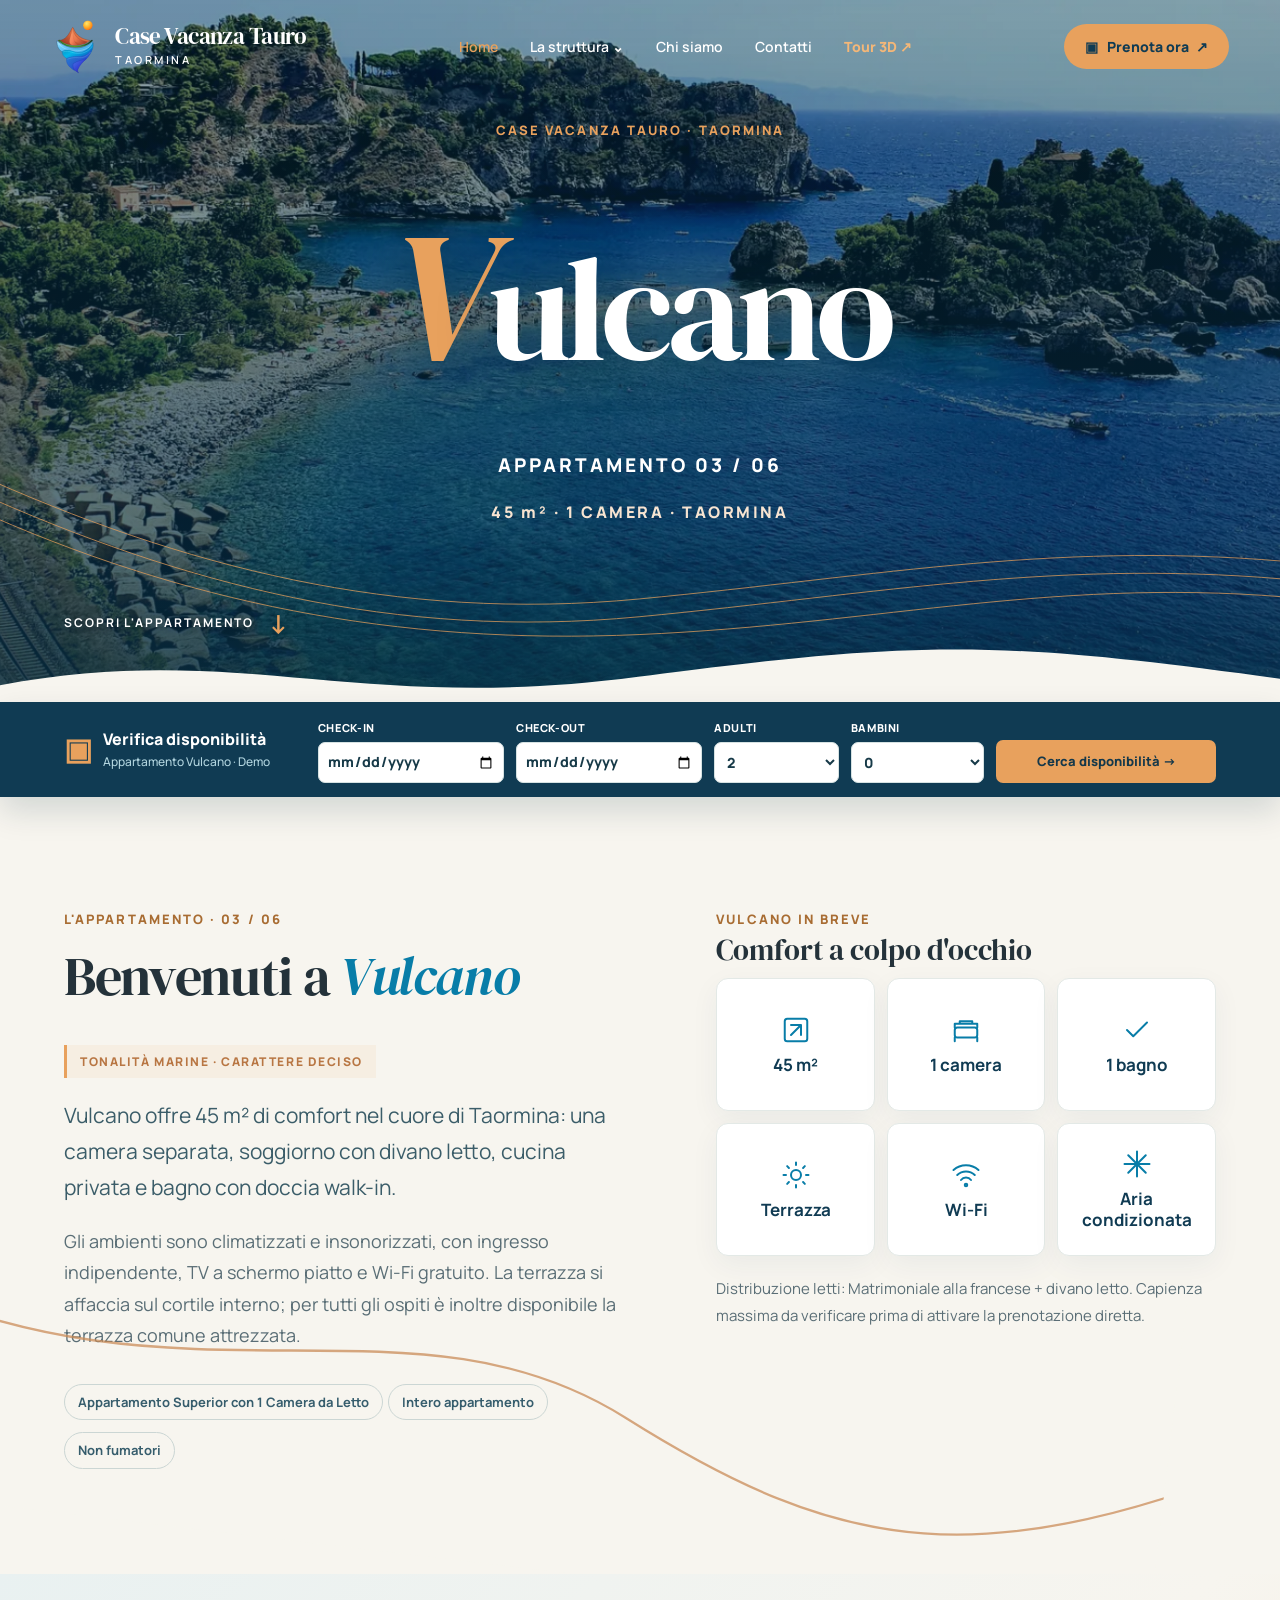
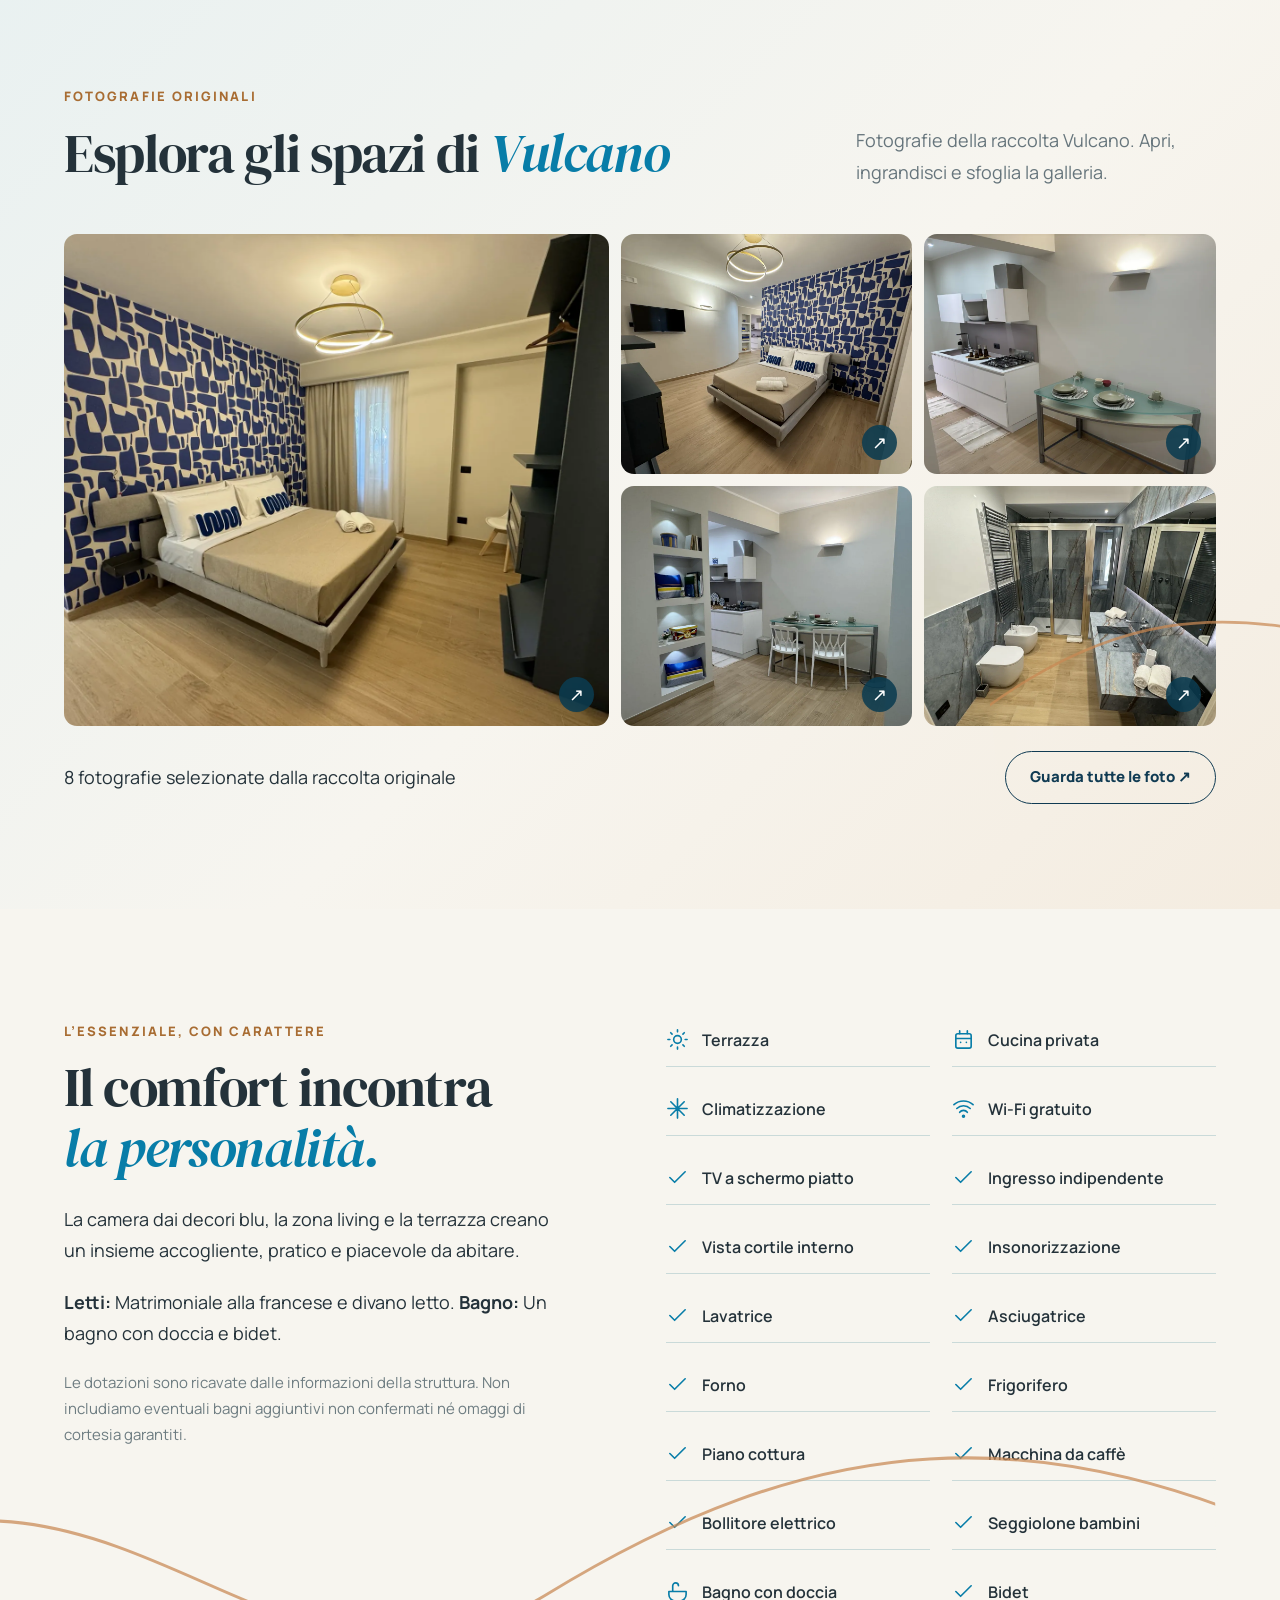
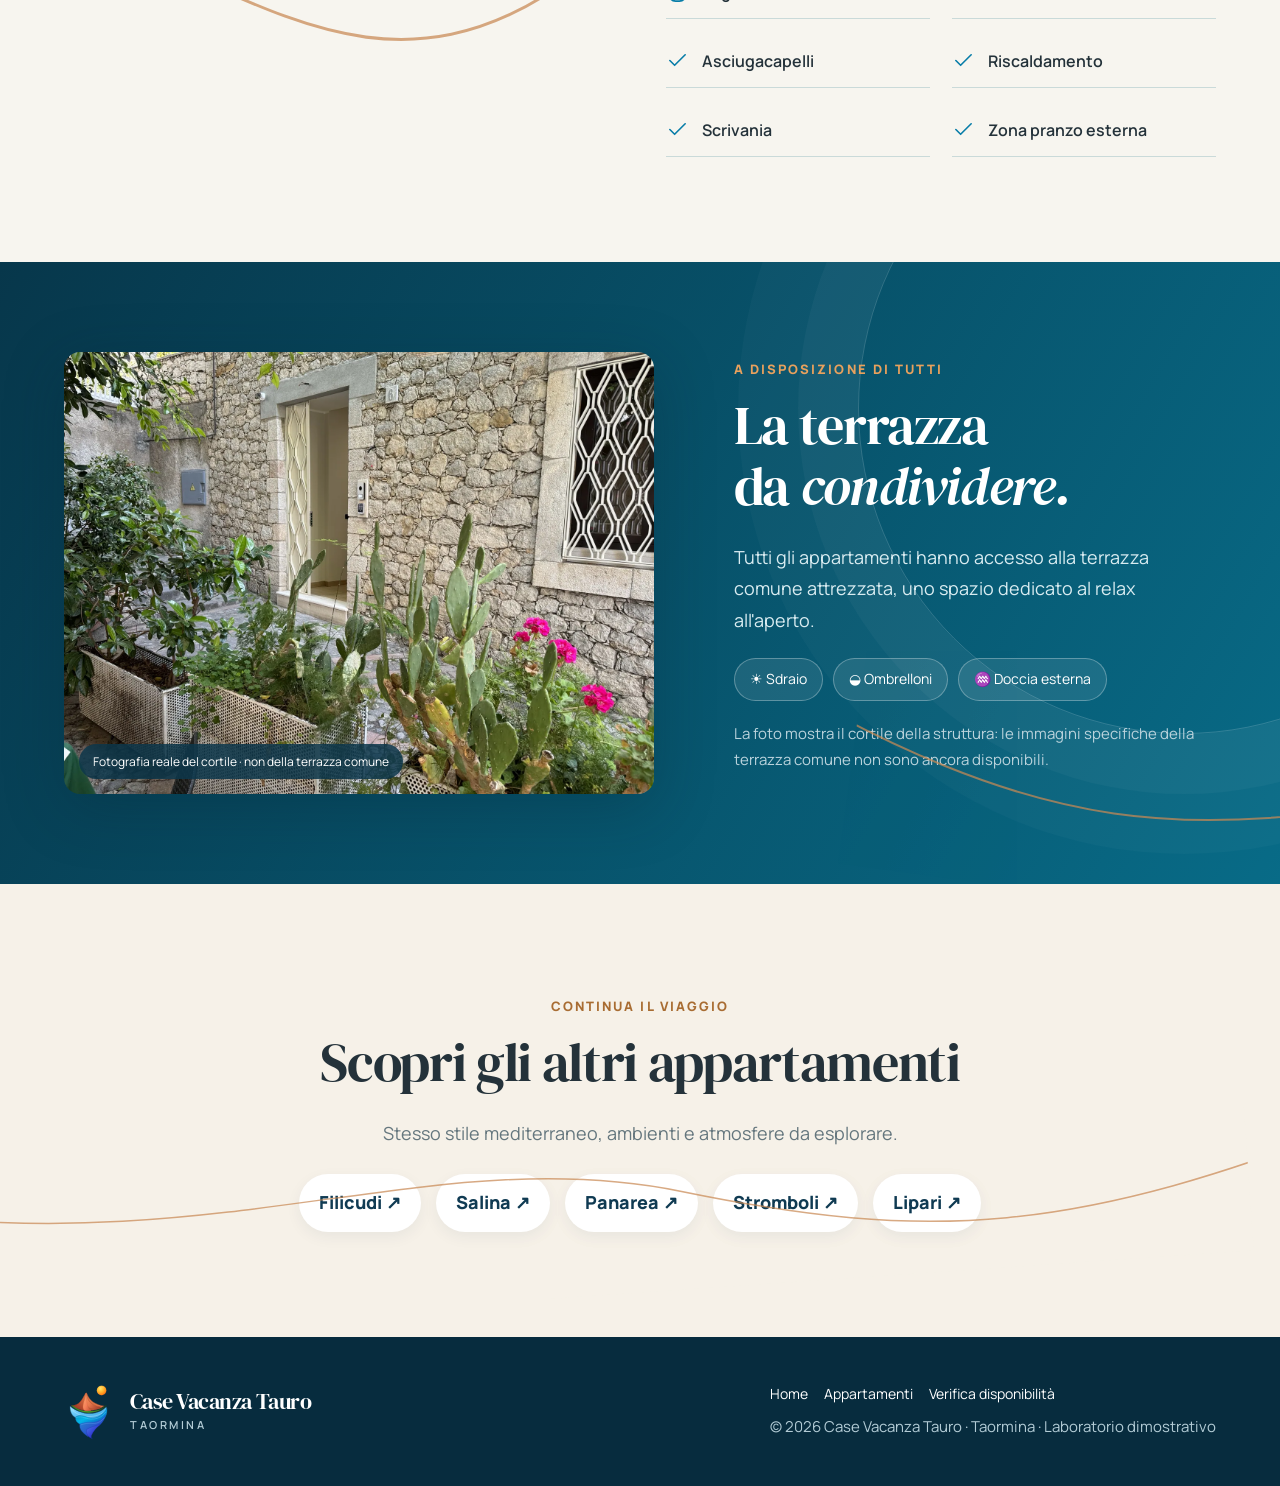
<file: vulcano.html>
<!DOCTYPE html>
<html lang="it"><head><meta charset="utf-8"/><meta content="width=device-width,initial-scale=1" name="viewport"/><meta content="#103B53" name="theme-color"/><title>Vulcano · Appartamento | Case Vacanza Tauro</title><meta content="Vulcano, 45 m², 1 camera, 1 bagno, cucina privata e comfort a Taormina. Foto e servizi." name="description"/><link as="image" href="assets/photos/isola-bella.webp" rel="preload"/><link href="assets/apartment.css" rel="stylesheet"/><script>window.TAURO_PHOTOS=["assets/photos/vulcano-01.webp", "assets/photos/vulcano-02.webp", "assets/photos/vulcano-03.webp", "assets/photos/vulcano-04.webp", "assets/photos/vulcano-05.webp", "assets/photos/vulcano-06.webp", "assets/photos/vulcano-07.webp", "assets/photos/vulcano-08.webp"];</script><script defer="" src="assets/apartment.js"></script><link href="assets/tauro-unified.css?v=20261104-3" rel="stylesheet"/></head><body data-apartment="Vulcano">
<header class="site-head" id="siteHead"><div class="shell head-inner"><a aria-label="Case Vacanza Tauro, home" class="brand" href="index.html"><img alt="" class="brand-symbol" height="65" src="assets/logo-tauro-animato.svg" width="57"/><span class="brand-name">Case Vacanza Tauro<small>Taormina</small></span></a><button aria-controls="siteNav" aria-expanded="false" aria-label="Apri menu" class="menu-toggle" id="menuToggle" type="button">☰</button><nav aria-label="Navigazione principale" class="site-nav" id="siteNav"><a aria-current="page" class="active" href="index.html">Home</a><div class="nav-group"><button aria-expanded="false" class="nav-parent" id="navParent" type="button">La struttura <span aria-hidden="true">⌄</span></button><div class="dropdown"><a href="index.html#appartamenti">Tutti gli appartamenti</a><a href="filicudi.html">Filicudi</a><a href="salina.html">Salina</a><a aria-current="page" href="vulcano.html">Vulcano</a><a href="panarea.html">Panarea</a><a href="stromboli.html">Stromboli</a><a href="lipari.html">Lipari</a></div></div><a href="chi-siamo.html">Chi siamo</a><a href="contatti.html">Contatti</a><a class="nav-tour" href="https://my.matterport.com/show/?m=oBbpwW5jHmJ" target="_blank" rel="noopener noreferrer">Tour 3D ↗</a></nav><a class="btn btn-primary head-cta" href="index.html#prenotazioni">▣   Prenota ora <span aria-hidden="true">↗</span></a></div></header>
<main><section class="hero hero-lines-3"><div aria-label="Panorama di Taormina" class="hero-photo" role="img" style="background-image:url('assets/photos/isola-bella.webp')"></div><div class="hero-shade"></div><div class="hero-content"><span class="eyebrow">CASE VACANZA TAURO · TAORMINA</span><h1 class="animated-room-title"><span class="initial">V</span><span class="name-rest">ulcano</span></h1><div class="hero-sub">APPARTAMENTO 03 / 06</div><p class="hero-caption">45 m² · 1 CAMERA · TAORMINA</p></div><a class="hero-scroll" href="#dettagli">SCOPRI L'APPARTAMENTO</a><svg aria-hidden="true" class="hero-wave" preserveaspectratio="none" viewbox="0 0 1440 75"><path d="M0 56C270 8 400 87 718 47S1126 8 1440 49V75H0Z" fill="#F7F5EF"></path></svg><svg aria-hidden="true" class="cvt-hero-waves" viewBox="0 0 1440 220" preserveAspectRatio="none" focusable="false"><path d="M-30 13 C205 119 445 181 719 155 S1197 88 1470 115"></path><path d="M-30 33 C205 139 445 201 719 175 S1197 108 1470 135"></path><path d="M-30 53 C205 159 445 207 719 195 S1197 128 1470 155"></path></svg></section>
<section aria-label="Ricerca soggiorno" class="booking" id="booking"><button aria-controls="bookForm" aria-expanded="false" class="booking-mobile" id="mobileBooking"><span class="booking-pill"><span class="booking-pill-label">▣   Verifica disponibilità · Date e ospiti ↑</span></span></button><form class="container booking-inner" id="bookForm"><div class="booking-title"><span>▣</span><span>Verifica disponibilità<small>Appartamento Vulcano · Demo</small></span></div><label>CHECK-IN<input name="checkin" required="" type="date"/></label><label>CHECK-OUT<input name="checkout" required="" type="date"/></label><label>ADULTI<select name="adults"><option>1</option><option selected="">2</option><option>3</option><option>4</option></select></label><label>BAMBINI<select name="children"><option selected="">0</option><option>1</option><option>2</option><option>3</option></select></label><button class="booking-submit" type="submit">Cerca disponibilità →</button></form></section>
<section class="section" id="dettagli"><div class="container intro-grid"><div class="reveal"><span class="eyebrow dark">L'APPARTAMENTO · 03 / 06</span><h2>Benvenuti a <span class="accent">Vulcano</span></h2><span class="tauro-highlight">Tonalità marine · Carattere deciso</span><p class="lead">Vulcano offre 45 m² di comfort nel cuore di Taormina: una camera separata, soggiorno con divano letto, cucina privata e bagno con doccia walk-in.</p><p>Gli ambienti sono climatizzati e insonorizzati, con ingresso indipendente, TV a schermo piatto e Wi-Fi gratuito. La terrazza si affaccia sul cortile interno; per tutti gli ospiti è inoltre disponibile la terrazza comune attrezzata.</p><span class="info-tag">Appartamento Superior con 1 Camera da Letto</span><span class="info-tag">Intero appartamento</span><span class="info-tag">Non fumatori</span></div><div class="reveal"><span class="eyebrow dark">VULCANO IN BREVE</span><h3>Comfort a colpo d'occhio</h3><div class="amenities"><div class="amenity"><svg aria-hidden="true" viewbox="0 0 24 24"><rect height="18" rx="2" width="18" x="3" y="3"></rect><path d="m8 16 8-8M8 8h8v8"></path></svg><strong>45 m²</strong></div><div class="amenity"><svg aria-hidden="true" viewbox="0 0 24 24"><rect height="8" rx="2" width="18" x="3" y="10"></rect><path d="M3 18v3M21 18v3M3 10V7h18v3M7 7V5h10v2"></path></svg><strong>1 camera</strong></div><div class="amenity"><svg aria-hidden="true" viewbox="0 0 24 24"><path d="m4 12 5 5L20 6"></path></svg><strong>1 bagno</strong></div><div class="amenity"><svg aria-hidden="true" viewbox="0 0 24 24"><circle cx="12" cy="12" r="4"></circle><path d="M12 2v2m0 16v2M2 12h2m16 0h2M4.93 4.93l1.41 1.41m11.32 11.32 1.41 1.41M19.07 4.93l-1.41 1.41M6.34 17.66l-1.41 1.41"></path></svg><strong>Terrazza</strong></div><div class="amenity"><svg aria-hidden="true" viewbox="0 0 24 24"><path d="M2 8a15 15 0 0 1 20 0M5 12a10 10 0 0 1 14 0M8 16a5 5 0 0 1 8 0"></path><circle cx="12" cy="20" r="1"></circle></svg><strong>Wi-Fi</strong></div><div class="amenity"><svg aria-hidden="true" viewbox="0 0 24 24"><path d="M12 2v20M2 12h20M5 5l14 14M19 5 5 19"></path></svg><strong>Aria condizionata</strong></div></div><p class="fineprint">Distribuzione letti: Matrimoniale alla francese + divano letto. Capienza massima da verificare prima di attivare la prenotazione diretta.</p></div></div><svg aria-hidden="true" class="tauro-strokes" viewBox="0 0 1200 500" preserveAspectRatio="none"><path d="M-100 352 C220 430 430 315 660 390 S1030 470 1320 360"/></svg></section>
<section class="section overcast" id="galleria"><div class="container"><div class="gallery-heading reveal"><div><span class="eyebrow dark">FOTOGRAFIE ORIGINALI</span><h2>Esplora gli spazi di <span class="accent">Vulcano</span></h2></div><p>Fotografie della raccolta Vulcano. Apri, ingrandisci e sfoglia la galleria.</p></div><div class="gallery-mosaic reveal"><button aria-label="Apri fotografia 1 di Vulcano" class="gpic" data-photo="0" type="button"><img alt="Vulcano, fotografia degli ambienti 1" decoding="async" loading="lazy" src="assets/photos/vulcano-01.webp"/></button><button aria-label="Apri fotografia 2 di Vulcano" class="gpic" data-photo="1" type="button"><img alt="Vulcano, fotografia degli ambienti 2" decoding="async" loading="lazy" src="assets/photos/vulcano-02.webp"/></button><button aria-label="Apri fotografia 3 di Vulcano" class="gpic" data-photo="2" type="button"><img alt="Vulcano, fotografia degli ambienti 3" decoding="async" loading="lazy" src="assets/photos/vulcano-03.webp"/></button><button aria-label="Apri fotografia 4 di Vulcano" class="gpic" data-photo="3" type="button"><img alt="Vulcano, fotografia degli ambienti 4" decoding="async" loading="lazy" src="assets/photos/vulcano-04.webp"/></button><button aria-label="Apri fotografia 5 di Vulcano" class="gpic" data-photo="4" type="button"><img alt="Vulcano, fotografia degli ambienti 5" decoding="async" loading="lazy" src="assets/photos/vulcano-05.webp"/></button></div><div class="gallery-cta"><span>8 fotografie selezionate dalla raccolta originale</span><button class="ghost" id="galleryAll" type="button">Guarda tutte le foto ↗</button></div></div><svg aria-hidden="true" class="tauro-strokes" viewBox="0 0 1200 500" preserveAspectRatio="none"><path d="M-100 428 C180 345 400 475 675 390 S1080 310 1320 410"/></svg></section>
<section class="section" id="servizi"><div class="container detail-grid"><div class="reveal"><span class="eyebrow dark">L’essenziale, con carattere</span><h2>Il comfort incontra <br/><span class="accent">la personalità.</span></h2><p>La camera dai decori blu, la zona living e la terrazza creano un insieme accogliente, pratico e piacevole da abitare.</p><p><strong>Letti:</strong> Matrimoniale alla francese e divano letto. <strong>Bagno:</strong> Un bagno con doccia e bidet.</p><p class="fineprint">Le dotazioni sono ricavate dalle informazioni della struttura. Non includiamo eventuali bagni aggiuntivi non confermati né omaggi di cortesia garantiti.</p></div><div class="details-list reveal"><div class="detail-item"><svg aria-hidden="true" viewbox="0 0 24 24"><circle cx="12" cy="12" r="4"></circle><path d="M12 2v2m0 16v2M2 12h2m16 0h2M4.93 4.93l1.41 1.41m11.32 11.32 1.41 1.41M19.07 4.93l-1.41 1.41M6.34 17.66l-1.41 1.41"></path></svg><strong>Terrazza</strong></div><div class="detail-item"><svg aria-hidden="true" viewbox="0 0 24 24"><rect height="15" rx="2" width="16" x="4" y="6"></rect><path d="M4 11h16M8 3v3M16 3v3M9 15h.01M15 15h.01"></path></svg><strong>Cucina privata</strong></div><div class="detail-item"><svg aria-hidden="true" viewbox="0 0 24 24"><path d="M12 2v20M2 12h20M5 5l14 14M19 5 5 19"></path></svg><strong>Climatizzazione</strong></div><div class="detail-item"><svg aria-hidden="true" viewbox="0 0 24 24"><path d="M2 8a15 15 0 0 1 20 0M5 12a10 10 0 0 1 14 0M8 16a5 5 0 0 1 8 0"></path><circle cx="12" cy="20" r="1"></circle></svg><strong>Wi-Fi gratuito</strong></div><div class="detail-item"><svg aria-hidden="true" viewbox="0 0 24 24"><path d="m4 12 5 5L20 6"></path></svg><strong>TV a schermo piatto</strong></div><div class="detail-item"><svg aria-hidden="true" viewbox="0 0 24 24"><path d="m4 12 5 5L20 6"></path></svg><strong>Ingresso indipendente</strong></div><div class="detail-item"><svg aria-hidden="true" viewbox="0 0 24 24"><path d="m4 12 5 5L20 6"></path></svg><strong>Vista cortile interno</strong></div><div class="detail-item"><svg aria-hidden="true" viewbox="0 0 24 24"><path d="m4 12 5 5L20 6"></path></svg><strong>Insonorizzazione</strong></div><div class="detail-item"><svg aria-hidden="true" viewbox="0 0 24 24"><path d="m4 12 5 5L20 6"></path></svg><strong>Lavatrice</strong></div><div class="detail-item"><svg aria-hidden="true" viewbox="0 0 24 24"><path d="m4 12 5 5L20 6"></path></svg><strong>Asciugatrice</strong></div><div class="detail-item"><svg aria-hidden="true" viewbox="0 0 24 24"><path d="m4 12 5 5L20 6"></path></svg><strong>Forno</strong></div><div class="detail-item"><svg aria-hidden="true" viewbox="0 0 24 24"><path d="m4 12 5 5L20 6"></path></svg><strong>Frigorifero</strong></div><div class="detail-item"><svg aria-hidden="true" viewbox="0 0 24 24"><path d="m4 12 5 5L20 6"></path></svg><strong>Piano cottura</strong></div><div class="detail-item"><svg aria-hidden="true" viewbox="0 0 24 24"><path d="m4 12 5 5L20 6"></path></svg><strong>Macchina da caffè</strong></div><div class="detail-item"><svg aria-hidden="true" viewbox="0 0 24 24"><path d="m4 12 5 5L20 6"></path></svg><strong>Bollitore elettrico</strong></div><div class="detail-item"><svg aria-hidden="true" viewbox="0 0 24 24"><path d="m4 12 5 5L20 6"></path></svg><strong>Seggiolone bambini</strong></div><div class="detail-item"><svg aria-hidden="true" viewbox="0 0 24 24"><path d="M3 12h18v3a7 7 0 0 1-7 7h-4a7 7 0 0 1-7-7v-3ZM7 12V6a3 3 0 0 1 6 0"></path></svg><strong>Bagno con doccia</strong></div><div class="detail-item"><svg aria-hidden="true" viewbox="0 0 24 24"><path d="m4 12 5 5L20 6"></path></svg><strong>Bidet</strong></div><div class="detail-item"><svg aria-hidden="true" viewbox="0 0 24 24"><path d="m4 12 5 5L20 6"></path></svg><strong>Asciugacapelli</strong></div><div class="detail-item"><svg aria-hidden="true" viewbox="0 0 24 24"><path d="m4 12 5 5L20 6"></path></svg><strong>Riscaldamento</strong></div><div class="detail-item"><svg aria-hidden="true" viewbox="0 0 24 24"><path d="m4 12 5 5L20 6"></path></svg><strong>Scrivania</strong></div><div class="detail-item"><svg aria-hidden="true" viewbox="0 0 24 24"><path d="m4 12 5 5L20 6"></path></svg><strong>Zona pranzo esterna</strong></div></div></div><svg aria-hidden="true" class="tauro-strokes" viewBox="0 0 1200 500" preserveAspectRatio="none"><path d="M-100 365 C200 278 330 470 580 390 S1040 300 1320 385"/></svg></section>
<section class="terrace"><div class="container terrace-inner"><div class="terrace-shot reveal"><img alt="Cortile esterno della struttura Case Vacanza Tauro" loading="lazy" src="assets/photos/cortile-tauro.webp"/><span>Fotografia reale del cortile · non della terrazza comune</span></div><div class="reveal"><span class="eyebrow">A DISPOSIZIONE DI TUTTI</span><h2>La terrazza<br/>da <em>condividere.</em></h2><p>Tutti gli appartamenti hanno accesso alla terrazza comune attrezzata, uno spazio dedicato al relax all'aperto.</p><div class="terrace-chips"><span>☀ Sdraio</span><span>◒ Ombrelloni</span><span>♒ Doccia esterna</span></div><p class="fineprint" style="color:#bad3dc">La foto mostra il cortile della struttura: le immagini specifiche della terrazza comune non sono ancora disponibili.</p></div></div><svg aria-hidden="true" class="tauro-strokes" viewBox="0 0 1200 500" preserveAspectRatio="none"><path d="M-100 410 C235 465 320 305 590 368 S970 480 1320 350"/></svg></section>
<section class="section next"><div class="container"><span class="eyebrow dark">CONTINUA IL VIAGGIO</span><h2>Scopri gli altri appartamenti</h2><p>Stesso stile mediterraneo, ambienti e atmosfere da esplorare.</p><div class="next-links"><a href="filicudi.html">Filicudi ↗</a><a href="salina.html">Salina ↗</a><a href="panarea.html">Panarea ↗</a><a href="stromboli.html">Stromboli ↗</a><a href="lipari.html">Lipari ↗</a></div></div><svg aria-hidden="true" class="tauro-strokes" viewBox="0 0 1200 500" preserveAspectRatio="none"><path d="M-100 352 C220 430 430 315 660 390 S1030 470 1320 360"/></svg></section></main>
<footer class="footer"><div class="container footer-inner"><a aria-label="Case Vacanza Tauro, Home" class="brand" href="index.html"><img alt="" height="58" src="assets/logo-tauro-animato.svg" width="52"/><span class="brand-name">Case Vacanza Tauro<small>Taormina</small></span></a><div><div class="footer-links"><a href="index.html">Home</a><a href="index.html#appartamenti">Appartamenti</a><a href="#booking">Verifica disponibilità</a></div><small>© 2026 Case Vacanza Tauro · Taormina · Laboratorio dimostrativo</small></div></div></footer>
<div aria-hidden="true" aria-label="Galleria Vulcano" aria-modal="true" class="lightbox" id="lightbox" role="dialog"><button aria-label="Chiudi galleria" class="close" id="closeLightbox" type="button">×</button><button aria-label="Foto precedente" class="prev" id="prevPhoto" type="button">←</button><img alt="" id="lightboxImage"/><button aria-label="Foto successiva" class="nextbtn" id="nextPhoto" type="button">→</button><span class="counter" id="lightboxCounter"></span></div><div class="dialog" id="bookingDialog"><div class="dialog-inner"><h3>Richiesta per Vulcano</h3><p id="bookingResult"></p><button id="dialogClose" type="button">Chiudi</button></div></div>
<script defer="" src="assets/tauro-unified.js?v=20261104-3"></script><script defer src="assets/tauro-motion.js?v=20261104-3"></script></body></html>
</file>
<file: assets/home.css>
@import url('https://fonts.googleapis.com/css2?family=DM+Serif+Display:ital@0;1&family=Manrope:wght@400;500;600;700;800&display=swap');
:root{--petrol:#103B53;--sea:#087DA8;--sand:#E8A15D;--ivory:#F7F5EF;--ink:#24323A;--soft:#e9f2f2;--line:#dbe2df;--radius:20px;--width:1240px}
*{box-sizing:border-box}html{scroll-behavior:smooth;scroll-padding-top:90px}body{margin:0;color:var(--ink);background:var(--ivory);font-family:Manrope,Arial,sans-serif;-webkit-font-smoothing:antialiased}button,input,select{font:inherit}button,a{-webkit-tap-highlight-color:transparent}a{color:inherit;text-decoration:none}button{cursor:pointer}img{max-width:100%;display:block}h1,h2,h3,p{margin-top:0}h1,h2,h3{font-family:'DM Serif Display',Georgia,serif;font-weight:400;letter-spacing:-.025em}h2{font-size:clamp(35px,4.3vw,64px);line-height:1.06}h3{font-size:27px;line-height:1.1}p{line-height:1.76}.shell{width:min(calc(100% - 88px),var(--width));margin-inline:auto}.eyebrow{display:inline-flex;align-items:center;gap:18px;text-transform:uppercase;letter-spacing:.24em;font-size:10px;font-weight:800}.eyebrow::after{content:'';width:40px;height:2px;background:var(--sand)}.btn{border:0;border-radius:100px;padding:16px 25px;display:inline-flex;align-items:center;justify-content:center;gap:12px;font-size:12px;font-weight:800;transition:transform .35s ease,box-shadow .35s ease,background .35s ease}.btn:hover{transform:translateY(-3px);box-shadow:0 12px 28px #071c2740}.btn-primary{background:var(--sand);color:#fff}.btn-outline{border:1px solid #ffffffa6;background:#0c263733;color:white}.btn-dark{background:var(--petrol);color:white}.btn-border{background:transparent;color:var(--petrol);border:1px solid var(--petrol)}.btn svg{width:16px;height:16px;stroke:currentColor;fill:none;stroke-width:1.8}.site-head{position:absolute;inset:0 0 auto;z-index:30;color:#fff;transition:background .4s,box-shadow .4s}.site-head.is-scrolled{position:fixed;background:#103b53f7;box-shadow:0 6px 30px #03152026;animation:headerDown .4s both}.head-inner{min-height:92px;display:flex;align-items:center;justify-content:space-between;gap:30px}.brand{display:flex;align-items:center;gap:12px;flex-shrink:0}.brand-symbol{width:57px;height:65px;object-fit:contain}.brand-name{font-family:'DM Serif Display',Georgia,serif;font-size:22px;line-height:.98;letter-spacing:-.015em}.brand-name small{font-size:15px;display:block;margin-top:4px}.site-nav{display:flex;align-items:center;gap:30px;font-size:12px;font-weight:700}.site-nav>a,.nav-parent{position:relative;padding:12px 0;color:white}.site-nav>a::after,.nav-parent::after{content:'';height:2px;background:var(--sand);position:absolute;left:0;right:100%;bottom:3px;transition:right .3s}.site-nav>a:hover::after,.site-nav>a.active::after,.nav-parent:hover::after{right:0}.nav-group{position:relative}.nav-parent{background:none;border:0;color:inherit;font-size:inherit;font-weight:inherit}.dropdown{position:absolute;top:100%;left:-22px;min-width:190px;padding:10px;background:white;color:var(--ink);border-radius:12px;box-shadow:0 20px 50px #061a2940;opacity:0;visibility:hidden;transform:translateY(10px);transition:all .25s}.nav-group:hover .dropdown,.nav-group:focus-within .dropdown{opacity:1;visibility:visible;transform:translateY(0)}.dropdown a{display:block;padding:11px 13px;border-radius:7px;font-size:12px}.dropdown a:hover{background:var(--ivory);color:var(--sea)}.head-cta{padding:13px 21px}.menu-toggle{display:none;width:43px;height:43px;align-items:center;justify-content:center;border:1px solid #ffffff6a;color:white;background:none;border-radius:10px;font-size:22px}
.hero{height:min(850px,91vh);min-height:670px;position:relative;overflow:hidden;background:var(--petrol);color:#fff;isolation:isolate}.hero-visual{position:absolute;inset:-4%;z-index:-3;transform:scale(1.06);background:center 50%/cover no-repeat url('photo-02.webp');animation:cinema 32s ease-in-out infinite alternate}.hero::before{content:'';position:absolute;inset:0;z-index:-2;background:linear-gradient(90deg,#062d44f4 0%,#092f47d9 29%,#0c304177 54%,#06131b0b 85%),linear-gradient(0deg,#092c40ad 0%,transparent 32%)}.hero::after{content:'';position:absolute;inset:auto -6% -56px;width:112%;height:104px;background:var(--ivory);border-radius:50% 50% 0 0;transform:rotate(-1deg);z-index:0}.hero-content{height:100%;display:flex;flex-direction:column;justify-content:center;position:relative;padding-top:60px;padding-bottom:80px;z-index:1}.hero .eyebrow{color:#f3f1ed;animation:appearUp 1s .12s both}.hero h1{font-size:clamp(58px,7.1vw,106px);line-height:.99;max-width:790px;margin:22px 0 22px}.hero h1 .line{display:block;animation:appearUp 1.1s both}.hero h1 .line:nth-child(1){animation-delay:.28s}.hero h1 .line:nth-child(2){animation-delay:.46s}.hero h1 .line:nth-child(3){animation-delay:.64s}.hero h1 em{font-style:italic;color:var(--sand)}.hero-desc{font-size:14px;line-height:1.85;max-width:470px;animation:appearUp 1s .82s both}.hero-actions{display:flex;gap:12px;flex-wrap:wrap;margin-top:18px;animation:appearUp 1s 1s both}.hero-waves{position:absolute;bottom:65px;left:-40px;width:320px;opacity:.65;z-index:1;pointer-events:none}.hero-waves path{stroke:var(--sand);fill:none;stroke-width:1.1;stroke-dasharray:500;animation:drawLine 3s 1s both}.hero-indicator{position:absolute;right:5%;top:48%;font-size:10px;letter-spacing:.2em;writing-mode:vertical-rl;display:flex;align-items:center;gap:14px;opacity:.9}.hero-indicator:after{content:'';height:76px;width:1px;background:var(--sand)}.scroll-nudge{position:absolute;bottom:116px;right:5%;font-size:10px;letter-spacing:.19em;text-transform:uppercase}.scroll-nudge span{display:block;height:50px;width:1px;margin:12px auto 0;background:var(--sand);transform-origin:top;animation:scrollLine 2.3s infinite}
.booking-wrap{position:relative;z-index:5;margin-top:-58px}.booking-panel{background:#fffdf9;display:grid;grid-template-columns:1.1fr 1.1fr .7fr .7fr auto;align-items:stretch;gap:0;padding:12px;border-radius:22px;box-shadow:0 17px 40px #1738452c}.booking-field{display:flex;align-items:center;gap:12px;padding:13px 18px;border-right:1px solid var(--line);min-width:0}.booking-field svg{width:21px;height:21px;flex-shrink:0;stroke:var(--petrol);stroke-width:1.7;fill:none}.booking-field label{min-width:0;flex:1;display:flex;flex-direction:column;color:var(--petrol);font-weight:800;font-size:11px}.booking-field input,.booking-field select{width:100%;border:none;outline:none;color:#6f797d;background:transparent;padding:4px 0 0;min-width:0;font-size:12px;font-weight:500}.booking-field select{cursor:pointer}.booking-submit{border-radius:16px;margin:1px 0 1px 12px;white-space:nowrap}.demo-notice{text-align:center;font-size:10px;margin:13px 0 0;color:#6c777a}.booking-mobile-toggle{display:none}.section-pad{padding:104px 0}.intro-top{display:grid;grid-template-columns:1fr .75fr;gap:100px;align-items:end}.intro-top h2{max-width:650px;margin:17px 0 0}.intro-copy{border-left:2px solid var(--sand);padding-left:38px;max-width:440px;font-size:14px}.benefits{display:grid;grid-template-columns:repeat(3,1fr);gap:35px;margin-top:58px}.benefit{display:flex;gap:17px;align-items:center}.benefit-icon{width:66px;height:66px;border-radius:50%;background:#f8e7d4;display:grid;place-items:center;flex-shrink:0;color:#d98b38}.benefit-icon svg{width:29px;height:29px;stroke:currentColor;fill:none;stroke-width:1.6}.benefit h3{font-size:20px;margin:0 0 5px}.benefit p{font-size:12px;line-height:1.65;margin:0}.gallery-band{position:relative;padding:80px 0 104px;background:linear-gradient(155deg,#e5f0f0 0%,#f7f5ef 66%);overflow:hidden}.gallery-band::before,.gallery-band::after{content:'';position:absolute;left:-12%;width:125%;height:140px;background:var(--ivory);border-radius:50%;pointer-events:none}.gallery-band::before{top:-100px}.gallery-band::after{bottom:-108px;transform:rotate(-1deg)}.gallery-layout{position:relative;display:grid;grid-template-columns:280px minmax(0,1fr);gap:40px;align-items:center;z-index:1}.gallery-side h2{margin:18px 0 18px}.gallery-side p{font-size:13px;line-height:1.9;margin-bottom:25px}.gallery-photos{display:grid;grid-template-columns:1.45fr .74fr .74fr;grid-template-rows:270px 150px;gap:10px;min-width:0}.gallery-photo{width:100%;height:100%;border:0;padding:0;overflow:hidden;position:relative;border-radius:17px;background:var(--petrol)}.gallery-photo:focus-visible{outline:3px solid var(--sand);outline-offset:3px}.gallery-photo img{height:100%;width:100%;object-fit:cover;transition:transform .8s cubic-bezier(.2,.75,.2,1),opacity .4s}.gallery-photo:hover img{transform:scale(1.08)}.gallery-photo:after{content:'↗';position:absolute;right:12px;top:12px;width:32px;height:32px;display:grid;place-items:center;color:var(--petrol);background:#fffffff0;border-radius:50%;opacity:0;transform:translateY(6px);transition:.3s}.gallery-photo:hover:after{opacity:1;transform:translateY(0)}.gallery-photo.major{grid-row:span 2}.gallery-photo.tall{grid-row:span 2}.gallery-controls{display:flex;align-items:center;gap:10px;margin-top:18px;justify-content:center}.gallery-controls button{width:34px;height:34px;display:grid;place-items:center;border-radius:50%;border:1px solid #9db9be;color:var(--petrol);background:transparent}.gallery-controls button:hover{background:var(--petrol);color:white}.gallery-count{font-size:11px;font-weight:700;letter-spacing:.16em;color:var(--petrol);margin:0 10px}.properties-heading{display:flex;justify-content:space-between;align-items:end;gap:50px;margin-bottom:40px}.properties-heading h2{margin:12px 0 0}.properties-heading p{max-width:380px;font-size:13px}.properties-grid{display:grid;grid-template-columns:repeat(3,minmax(0,1fr));gap:25px}.property-card{background:#fffdf9;border-radius:19px;overflow:hidden;box-shadow:0 9px 25px #17384515;transition:transform .4s,box-shadow .4s}.property-card:hover{transform:translateY(-9px);box-shadow:0 22px 40px #17384529}.property-img{display:block;position:relative;height:245px;overflow:hidden}.property-img img{width:100%;height:100%;object-fit:cover;transition:transform 1s cubic-bezier(.2,.75,.2,1)}.property-card:hover .property-img img{transform:scale(1.07)}.property-num{position:absolute;right:14px;top:14px;color:white;background:#103b53bd;font-size:10px;border-radius:100px;padding:7px 11px;font-weight:700}.property-body{padding:24px 24px 27px}.property-body h3{font-size:32px;margin:0 0 9px;color:var(--petrol)}.property-body p{font-size:12px;line-height:1.8;min-height:44px;margin-bottom:14px}.text-link{font-size:12px;font-weight:800;color:var(--sea);display:inline-flex;gap:10px;align-items:center}.text-link span{transition:transform .3s}.text-link:hover span{transform:translateX(5px)}.cta-pair{display:grid;grid-template-columns:1fr 1fr;gap:24px;margin-bottom:64px}.cta-tile{position:relative;isolation:isolate;min-height:254px;border-radius:22px;overflow:hidden;padding:40px;color:white;display:flex;flex-direction:column;justify-content:end;background:var(--petrol)}.cta-tile:before{content:'';position:absolute;inset:0;background:linear-gradient(90deg,#072e46f2,#0b54784f),url('photo-07.webp') center/cover;z-index:-1;transition:transform 1s}.cta-tile:hover:before{transform:scale(1.05)}.cta-tile.light{color:var(--petrol);background:#f3e4d0}.cta-tile.light:before{background:radial-gradient(ellipse at 80% 30%,#e8a15d3d,transparent 60%),linear-gradient(120deg,#f4dfc3,#f8f2e8)}.cta-tile h2{font-size:40px;margin:0 0 7px}.cta-tile p{font-size:12px;max-width:360px;margin-bottom:16px}.cta-tile .btn{align-self:flex-start;padding:11px 19px}.footer{background:#092f43;color:#f6f2e9;padding:55px 0 20px}.footer-content{display:grid;grid-template-columns:1.7fr 1fr 1fr;gap:65px;padding-bottom:35px}.footer p{font-size:12px;color:#c2d2d8;max-width:290px}.footer h3{font-family:Manrope,sans-serif;font-size:12px;font-weight:800;letter-spacing:.06em;margin:8px 0 18px}.footer a:not(.brand){display:block;font-size:12px;margin-bottom:11px;color:#dce6e8}.footer a:hover{color:var(--sand)}.footer-bottom{border-top:1px solid #ffffff35;display:flex;justify-content:space-between;align-items:center;gap:15px;padding-top:19px;font-size:10px;color:#b7ccd2}.footer-bottom a{display:inline!important;margin:0 5px!important;font-size:10px!important}.modal{position:fixed;inset:0;z-index:100;background:#051b26de;display:none;align-items:center;justify-content:center;padding:24px}.modal.open{display:flex}.modal-card{position:relative;background:#fffdf9;border-radius:22px;width:min(100%,640px);padding:35px;box-shadow:0 20px 80px #0005}.modal-card h2{font-size:34px;margin-bottom:12px}.modal-card p{font-size:13px}.modal-card pre{white-space:pre-wrap;word-break:break-word;font-size:13px;line-height:1.85;background:var(--ivory);padding:20px;border-radius:12px}.modal-close{position:absolute;right:17px;top:15px;border:0;background:#edf3f2;color:var(--petrol);border-radius:50%;font-size:24px;width:40px;height:40px}.lightbox .modal-card{padding:12px;background:#092f43;max-width:940px}.lightbox img{max-height:76vh;width:100%;object-fit:contain;border-radius:12px}.lightbox .modal-close{z-index:1}.lightbox figcaption{color:white;font-size:12px;padding:10px}.scroll-progress{position:fixed;top:0;left:0;height:3px;background:var(--sand);width:0;z-index:200;pointer-events:none}.reveal{opacity:0;transform:translateY(34px);transition:opacity .85s ease,transform .85s cubic-bezier(.2,.7,.2,1)}.reveal.is-visible{opacity:1;transform:translateY(0)}.reveal-delay-1{transition-delay:.1s}.reveal-delay-2{transition-delay:.2s}.reveal-delay-3{transition-delay:.3s}.mobile-booking-btn{display:none}
@keyframes cinema{from{transform:scale(1.055) translate3d(0,0,0)}to{transform:scale(1.16) translate3d(-1.5%,.6%,0)}}@keyframes appearUp{from{opacity:0;transform:translateY(28px)}to{opacity:1;transform:translateY(0)}}@keyframes drawLine{from{stroke-dashoffset:500}to{stroke-dashoffset:0}}@keyframes scrollLine{0%,100%{transform:scaleY(.4);opacity:.5}50%{transform:scaleY(1);opacity:1}}@keyframes headerDown{from{transform:translateY(-100%)}to{transform:translateY(0)}}
@media(max-width:1100px){.shell{width:min(calc(100% - 56px),var(--width))}.head-inner{gap:16px}.site-nav{gap:18px}.gallery-layout{grid-template-columns:245px minmax(0,1fr);gap:20px}.gallery-photos{grid-template-rows:230px 130px}.booking-field{padding:12px}.booking-submit{padding:12px 15px}.property-img{height:210px}}
@media(max-width:800px){.shell{width:calc(100% - 36px)}.head-inner{min-height:77px}.brand-symbol{width:47px;height:55px}.brand-name{font-size:19px}.brand-name small{font-size:12px}.menu-toggle{display:flex;margin-left:auto}.head-cta{display:none}.site-nav{display:none;position:absolute;top:77px;left:0;right:0;flex-direction:column;align-items:stretch;gap:0;background:var(--petrol);padding:16px 23px 25px;box-shadow:0 20px 40px #071b2a33}.site-nav.open{display:flex}.site-nav>a,.nav-parent{padding:13px 0;display:block;text-align:left}.dropdown{visibility:visible;opacity:1;position:static;transform:none;box-shadow:none;display:none;margin-top:6px}.nav-group.open .dropdown{display:block}.hero{height:760px;min-height:670px}.hero-visual{background-position:57% center}.hero::before{background:linear-gradient(90deg,#062d44e8,#0a3046a6 60%,#092d4075),linear-gradient(0deg,#092c40bb,transparent 60%)}.hero h1{font-size:clamp(49px,9vw,72px)}.hero-content{padding-top:92px}.hero-indicator{display:none}.scroll-nudge{bottom:90px}.booking-wrap{margin-top:-48px}.booking-panel{grid-template-columns:repeat(2,1fr);gap:4px}.booking-field{border-right:0;border-bottom:1px solid var(--line)}.booking-submit{grid-column:span 2;margin:8px 0 0}.intro-top{grid-template-columns:1fr;gap:24px}.intro-copy{padding-left:22px}.benefits{gap:15px}.benefit{flex-direction:column;text-align:center;align-items:center}.gallery-layout{grid-template-columns:1fr}.gallery-side h2{max-width:550px}.gallery-side p{max-width:560px}.properties-grid{grid-template-columns:repeat(2,minmax(0,1fr))}.footer-content{gap:25px}}
@media(max-width:540px){.hero{height:720px;min-height:640px}.hero-content{padding-bottom:110px}.hero h1{font-size:49px;margin-top:18px}.hero-desc{font-size:12px}.hero-actions{gap:9px}.hero-actions .btn{padding:13px 17px;font-size:11px}.hero-waves{width:205px}.section-pad{padding:75px 0}.intro-top h2{font-size:40px}.benefits{grid-template-columns:1fr;gap:22px;margin-top:38px}.benefit{flex-direction:row;text-align:left}.benefit-icon{width:57px;height:57px}.gallery-band{padding:65px 0 85px}.gallery-photos{grid-template-columns:1.1fr .9fr;grid-template-rows:220px 125px;gap:7px}.gallery-photo.major{grid-row:span 2}.gallery-photo.tall{grid-row:auto}.gallery-photo:nth-child(4){display:none}.gallery-photo{border-radius:13px}.gallery-side h2{font-size:43px}.properties-heading{display:block;margin-bottom:24px}.properties-heading h2{font-size:45px}.properties-grid{grid-template-columns:1fr;gap:18px}.property-img{height:250px}.property-body{padding:20px}.property-body p{min-height:0}.cta-pair{grid-template-columns:1fr;gap:15px}.cta-tile{min-height:225px;padding:26px}.footer-content{grid-template-columns:1fr 1fr;gap:25px}.footer-content>div:first-child{grid-column:span 2}.footer-bottom{display:block;line-height:2}.booking-wrap{margin:0}.booking-panel{display:none;position:fixed;z-index:50;bottom:75px;left:12px;right:12px;padding:14px;max-height:calc(100dvh - 170px);overflow-y:auto;grid-template-columns:1fr 1fr;box-shadow:0 7px 60px #0007}.booking-panel.open{display:grid}.booking-field{padding:10px 8px;gap:7px}.booking-field svg{width:17px;height:17px}.booking-field label{font-size:10px}.booking-field input,.booking-field select{font-size:11px}.mobile-booking-btn{display:flex;position:fixed;z-index:40;bottom:0;left:0;right:0;border-radius:0;padding:18px 20px;font-size:13px;box-shadow:0 -8px 30px #071c2730}.demo-notice{margin:12px 20px}.modal-card{padding:25px 18px}.modal-card h2{font-size:28px}}
@media(prefers-reduced-motion:reduce){html{scroll-behavior:auto}*,*::before,*::after{animation-duration:.01ms!important;animation-iteration-count:1!important;transition-duration:.01ms!important}.reveal{opacity:1;transform:none}.hero-visual{transform:none}}

/* readability adjustment approved 2026-11-03 (+2px small text) */
body{font-size:18px}.site-nav,.dropdown a{font-size:14px}.eyebrow,.hero-indicator,.scroll-nudge{font-size:12px}.btn,.booking-field label{font-size:14px}.booking-field input,.booking-field select{font-size:14px}.hero-desc,.intro-copy{font-size:16px}.benefit p,.gallery-side p,.properties-heading p,.property-body p{font-size:15px}.demo-notice,.gallery-count,.footer-bottom{font-size:12px}.property-body .text-link{font-size:15px}
@media(max-width:540px){body{font-size:17px}.hero-desc{font-size:15px}.booking-field label{font-size:12px}.booking-field input,.booking-field select{font-size:13px}.hero-actions .btn{font-size:13px}.mobile-booking-btn{font-size:15px}}

/* Matterport immersive invitation */
.tour3d-banner{position:relative;isolation:isolate;overflow:hidden;background:linear-gradient(110deg,#082f43,#124d62 57%,#0d6f89);color:white;padding:100px 0}
.tour3d-inner{display:grid;grid-template-columns:1.15fr .85fr;align-items:center;gap:50px;position:relative;z-index:1}
.tour3d-copy h2{font:400 clamp(40px,5vw,70px)/1.07 'DM Serif Display',Georgia,serif;margin:16px 0 20px}
.tour3d-copy h2 em{color:#E8A15D;font-style:normal}.tour3d-copy p{max-width:560px;font:400 17px/1.8 Manrope,Arial,sans-serif;color:#d5e9ee;margin-bottom:28px}
.tour3d-button{display:inline-flex;align-items:center;gap:18px;padding:18px 28px!important;border-radius:50px;background:#E8A15D!important;color:#123b4c!important;font-weight:800;box-shadow:0 10px 34px #0004;transition:transform .3s,box-shadow .3s}
.tour3d-button:hover{transform:translateY(-4px);box-shadow:0 15px 40px #0006}
.tour3d-note{display:block;margin-top:17px;font:700 11px Manrope,Arial,sans-serif;letter-spacing:.12em;color:#c0dae0}
.tour3d-preview{min-height:340px;display:grid;place-items:center;position:relative;background:linear-gradient(0deg,#082b46a8,#103b5344),url('photos/struttura-14.webp') center/cover;border:1px solid #ffffff65;border-radius:22px;box-shadow:0 25px 60px #021c2b69;overflow:hidden}
.tour3d-ring{width:190px;height:190px;border:2px solid #ffffffb0;border-radius:50%;display:grid;place-items:center;box-shadow:0 0 0 22px #ffffff12,0 0 0 45px #ffffff0c;animation:tour-breathe 5s ease-in-out infinite}
.tour3d-ring span{font:400 64px 'DM Serif Display',Georgia,serif}.tour3d-label{position:absolute;bottom:22px;font-size:11px;font-weight:800;letter-spacing:.2em}
@keyframes tour-breathe{50%{transform:scale(1.06);box-shadow:0 0 0 30px #ffffff0a,0 0 0 55px #ffffff08}}
@media(max-width:760px){.tour3d-banner{padding:70px 0}.tour3d-inner{grid-template-columns:1fr;gap:28px}.tour3d-preview{min-height:270px}.tour3d-copy h2{font-size:clamp(38px,9vw,54px)}}
@media(prefers-reduced-motion:reduce){.tour3d-ring{animation:none}}

/* Keep the original petrol booking rail; the action is a sand pill inside. */
.cta-pair .cta-tile .btn-border{color:#fff;border-color:#fff9;background:#ffffff10}
.cta-pair .cta-tile .btn-border:hover{background:#fff;color:#103B53}
@media(max-width:950px){.hero-actions .btn-primary{display:none!important}}
@media(max-width:540px){
 .mobile-booking-btn{display:flex!important;align-items:stretch;position:fixed!important;z-index:80!important;bottom:0!important;left:0!important;right:0!important;width:100%!important;height:calc(66px + env(safe-area-inset-bottom,0px));padding:8px 16px calc(8px + env(safe-area-inset-bottom,0px))!important;border:0!important;border-radius:0!important;background:#103B53!important;box-shadow:0 -8px 30px #071c2730!important;transform:none!important}
 .mobile-booking-btn .booking-pill{display:flex;align-items:center;justify-content:center;width:100%;height:100%;min-height:0;border-radius:999px;background:#E8A15D;color:#103B53;box-shadow:0 3px 12px #001e2c46;font-weight:800;font-size:clamp(12px,3.55vw,16px);line-height:1.2;padding:0 9px;text-align:center}
 .mobile-booking-btn:hover{transform:none!important}
 .mobile-booking-btn:focus-visible .booking-pill{outline:3px solid #fff;outline-offset:2px}
 .booking-panel{bottom:calc(76px + env(safe-area-inset-bottom,0px))}
 .booking-field input,.booking-field select{font-size:16px!important}
 .footer{padding-bottom:calc(118px + env(safe-area-inset-bottom,0px))!important}
}

/* Verified portal presence and native-swipe review carousel */
.cvt-reviews-section{background:#103B53;color:#fff;padding:95px 0 88px;overflow:hidden}
.cvt-reviews-head{display:grid;grid-template-columns:minmax(0,1.25fr) minmax(290px,.75fr);gap:50px;align-items:center}
.cvt-reviews-head .eyebrow{color:#E8A15D}
.cvt-reviews-head h2{font-size:clamp(36px,4.4vw,60px);line-height:1.12;margin:20px 0 18px}
.cvt-reviews-head h2 em{color:#E8A15D;font-style:italic}
.cvt-reviews-head p{max-width:600px;color:#cfe1e8;font-size:17px;line-height:1.75}
.cvt-review-score{background:#fff;color:#103B53;padding:26px 30px;border-radius:20px;box-shadow:0 20px 60px #00162150;display:flex;flex-direction:column;gap:15px}
.cvt-booking-logo{display:flex;align-items:center;gap:10px;color:#103B53;font-weight:800;font-size:23px;letter-spacing:-.04em}
.cvt-booking-mark{display:grid;place-items:center;background:#003b95;color:#fff;border-radius:8px;width:37px;height:37px;font-family:Manrope,sans-serif}
.cvt-score-line{display:flex;align-items:center;gap:20px}
.cvt-score-line>strong{display:grid;place-items:center;background:#003b95;color:#fff;border-radius:12px 12px 12px 3px;padding:10px 15px;font-size:36px;line-height:1.1}
.cvt-score-line>div{display:flex;flex-direction:column}
.cvt-score-line b{font-size:19px}.cvt-score-line small{font-size:13px;color:#5e7080;margin-top:3px}
.cvt-score-feature{border-top:1px solid #dae4e7;padding-top:12px;font-size:14px;font-weight:800;display:flex;justify-content:space-between}
.cvt-score-feature strong{font-size:18px}
.cvt-booking-link{font-size:13px;font-weight:800;color:#00599f;line-height:1.5;text-decoration:underline;text-underline-offset:4px}
.cvt-reviews-toolbar{display:flex;align-items:center;justify-content:space-between;gap:20px;margin:50px 0 17px}
.cvt-reviews-toolbar>span{font-size:12px;font-weight:800;letter-spacing:.14em;color:#d6e6ea}
.cvt-reviews-toolbar>div{display:flex;gap:10px}
.cvt-review-arrow{border:1px solid #ffffff85;background:transparent;color:white;border-radius:50%;width:42px;height:42px;font-size:21px;cursor:pointer;transition:background .2s}
.cvt-review-arrow:hover{background:#ffffff22}
.cvt-review-track{display:flex;gap:18px;overflow-x:auto;scroll-snap-type:x mandatory;overscroll-behavior-inline:contain;scrollbar-width:thin;scrollbar-color:#e8a15d44 transparent;padding:4px 0 20px;max-width:100%;-webkit-overflow-scrolling:touch}
.cvt-review-card{flex:0 0 clamp(265px,33.333vw,380px);scroll-snap-align:start;min-width:0;min-height:255px;background:#f8f7f2;color:#223d48;border-radius:18px;padding:25px;display:flex;flex-direction:column}
.cvt-review-card-top{display:flex;justify-content:space-between;gap:8px;color:#ad712f;font-size:12px;font-weight:800}
.cvt-review-card-top span:last-child{font-size:11px;color:#37627b}
.cvt-review-card p{font:400 18px/1.57 'DM Serif Display',Georgia,serif;flex:1;margin:24px 0}
.cvt-review-author{border-top:1px solid #d9e3e4;padding-top:13px;display:flex;flex-direction:column}
.cvt-review-author strong{font-size:13px}.cvt-review-author span{font-size:11px;color:#627680}
.cvt-portals{margin-top:20px;padding:23px 0 0;border-top:1px solid #ffffff2c;display:flex;gap:20px;align-items:center;flex-wrap:wrap}
.cvt-portals-kicker{letter-spacing:.16em;font-weight:800;font-size:12px;color:#cddfe5}
.cvt-airbnb-card{display:inline-flex;align-items:center;gap:12px;padding:12px 17px;border-radius:99px;background:#fff;color:#103B53;font-size:13px;font-weight:700;transition:transform .25s}
.cvt-airbnb-card:hover{transform:translateY(-3px)}
.cvt-airbnb-card strong{font-size:23px;letter-spacing:-.055em;color:#ff385c}
.cvt-airbnb-symbol{display:grid;place-items:center;width:27px;height:27px;border-radius:50%;background:#ff385c;color:#fff;font-size:22px}
.cvt-portals-note{font-size:12px;color:#cfdee5}
@media(max-width:760px){.cvt-reviews-section{padding:60px 0}.cvt-reviews-head{grid-template-columns:1fr;gap:23px}.cvt-review-score{padding:22px}.cvt-reviews-toolbar{margin-top:32px}.cvt-review-card{flex-basis:83vw;max-width:345px;min-height:250px;padding:22px}.cvt-reviews-head p{font-size:15px}}
</file>
<file: assets/tauro-unified.css>
/* TAURO · shared updates 2026-11-03 */
/* Unified home navigation everywhere */
header.site-head{position:absolute;top:0;left:0;right:0;z-index:90;color:#fff;transition:background .4s,box-shadow .4s}
header.site-head.is-scrolled{position:fixed;background:rgba(16,59,83,.98);box-shadow:0 6px 25px #041b2759}
header.site-head .shell{width:min(1240px,92%);margin-inline:auto}
header.site-head .head-inner{display:flex;align-items:center;justify-content:space-between;min-height:92px;gap:20px}
header.site-head .brand{display:flex;align-items:center;gap:13px;white-space:nowrap;text-decoration:none;color:white}
header.site-head .brand-symbol{width:51px;height:56px;object-fit:contain}
header.site-head .brand-name{font:400 23px/1.05 'DM Serif Display',Georgia,serif}
header.site-head .brand-name small{display:block;font:600 13px/1.5 Manrope,Arial,sans-serif;letter-spacing:.025em}
header.site-head nav.site-nav{display:flex;align-items:center;justify-content:center;gap:32px;background:none;position:static;box-shadow:none;padding:0;color:#fff;width:auto;min-height:unset;}
header.site-head nav.site-nav>a,header.site-head .nav-parent{color:inherit;font:600 14px Manrope,Arial,sans-serif;border:0;background:none;padding:13px 0;white-space:nowrap}
header.site-head nav.site-nav>a:hover,header.site-head nav.site-nav>a.active,header.site-head .nav-parent:hover{color:#E8A15D}
header.site-head .nav-group{position:relative}
header.site-head .dropdown{display:none;position:absolute;left:0;top:100%;min-width:230px;padding:12px;background:#103B53f7;border:1px solid #ffffff30;border-radius:12px;box-shadow:0 12px 30px #09263566;z-index:90}
header.site-head .dropdown a{display:block;padding:8px 12px;color:white;font:600 14px/1.4 Manrope,Arial,sans-serif;border-radius:5px}
header.site-head .dropdown a:hover,header.site-head .dropdown a[aria-current=page]{background:#ffffff12;color:#E8A15D}
@media(hover:hover){header.site-head .nav-group:hover .dropdown,header.site-head .nav-group:focus-within .dropdown{display:block}}
header.site-head .nav-group.open .dropdown{display:block}
header.site-head .head-cta{display:inline-flex;align-items:center;gap:7px;background:#E8A15D;color:#103B53;border-radius:35px;padding:13px 21px;text-decoration:none;font:800 14px Manrope,Arial,sans-serif;white-space:nowrap}
header.site-head .menu-toggle{display:none;color:white;background:transparent;border:1px solid #ffffff85;padding:5px 11px;border-radius:8px;font-size:21px}
@media(max-width:950px){header.site-head .head-inner{min-height:78px}header.site-head .menu-toggle{display:block;margin-left:auto}header.site-head nav.site-nav{display:none;position:absolute;top:100%;left:0;right:0;width:100%;background:#103B53;flex-direction:column;align-items:stretch;gap:2px;padding:15px 5% 24px;box-shadow:0 15px 30px #00141a33}header.site-head nav.site-nav.open{display:flex}header.site-head .dropdown{position:static;box-shadow:none;border:0;background:#ffffff09;padding:8px;min-width:0}header.site-head .head-cta{padding:9px 13px}header.site-head .nav-parent{text-align:left}}
@media(max-width:540px){header.site-head .brand-name{font-size:18px}header.site-head .brand-name small{font-size:11px}header.site-head .brand-symbol{width:42px;height:47px}header.site-head .head-cta{font-size:11px;padding:8px 10px}header.site-head .head-inner{gap:8px}}
/* Room headings: keep original scale and alignment, animate S then remaining letters */
.hero-content .animated-room-title{display:flex;align-items:baseline;justify-content:center;white-space:nowrap;gap:0;letter-spacing:-.04em}
.hero-content .animated-room-title .initial{color:#E8A15D!important;opacity:0;animation:tauroInitial 2.2s .8s ease-out forwards;transform:none!important;filter:none!important}
.hero-content .animated-room-title .name-rest{display:inline-block;opacity:0;transform:translateX(42px);filter:blur(3px);animation:tauroName 1.8s 1.25s cubic-bezier(.2,.8,.25,1) forwards}
.hero-content .eyebrow,.hero-content .hero-sub,.hero-content .hero-caption{animation:tauroCaption 1.1s .1s both}
@keyframes tauroInitial{to{opacity:1}}@keyframes tauroName{to{opacity:1;transform:translateX(0);filter:blur(0)}}@keyframes tauroCaption{from{opacity:0;transform:translateY(12px)}to{opacity:1;transform:none}}
/* unique 3 animated strokes per page */
.room-lines{position:absolute;inset:0;width:100%;height:100%;pointer-events:none;z-index:2;overflow:visible;opacity:.65}
.room-lines path{fill:none;stroke:#E8A15D;stroke-width:1.4;stroke-dasharray:4 10;stroke-linecap:round;animation:tauroDash 21s linear infinite alternate;filter:drop-shadow(0 0 4px #f4bc87a3)}
.room-lines path:nth-child(2){stroke-width:1;animation-duration:27s;opacity:.75}
.room-lines path:nth-child(3){animation-duration:33s;opacity:.65}
.hero-lines-1 .room-lines{transform:translate(-7%,4%) rotate(-5deg)}
.hero-lines-2 .room-lines{transform:translate(4%,-6%) rotate(10deg) scale(.9)}
.hero-lines-3 .room-lines{transform:translate(-3%,8%) rotate(-13deg) scale(1.08)}
.hero-lines-4 .room-lines{transform:translate(9%,-5%) rotate(6deg) scale(.95)}
.hero-lines-5 .room-lines{transform:translate(-8%,-8%) rotate(15deg) scale(1.02)}
.hero-lines-6 .room-lines{transform:translate(5%,5%) rotate(-8deg) scale(.83)}
@keyframes tauroDash{from{stroke-dashoffset:0;opacity:.45}to{stroke-dashoffset:120;opacity:1}}
/* larger readable type */
body{font-size:18px;line-height:1.75}.section p,.intro-grid p,.detail-grid p{font-size:18px}.fineprint{font-size:15px!important}
/* shared content */
.information-feature{display:grid;grid-template-columns:1.1fr 1fr;gap:36px;align-items:center;margin-top:35px}
.information-feature img{width:100%;max-height:480px;object-fit:cover;border-radius:18px}
.information-feature p{font-size:18px}.information-feature .info-link{display:inline-flex;margin-top:16px;color:#087DA8;font-weight:800}
.home-story-banner{background-size:cover;background-position:center}
.cta-tile.light{color:inherit}
@media(max-width:720px){.information-feature{grid-template-columns:1fr}.hero-content .animated-room-title .name-rest{animation-duration:1.45s}}
@media(prefers-reduced-motion:reduce){.hero-content .animated-room-title .initial,.hero-content .animated-room-title .name-rest,.hero-content .eyebrow,.hero-content .hero-sub,.hero-content .hero-caption{animation:none!important;opacity:1!important;filter:none!important;transform:none!important}.room-lines path{animation:none!important}}
/* 2026-11-03 · Mediterranean Luxury visual identity */
header.site-head .brand-name, .footer .brand-name{font-family:'DM Serif Display',Georgia,serif!important;font-weight:400!important;white-space:nowrap;letter-spacing:-.025em}
header.site-head .brand-name small,.footer .brand-name small{display:block;font:600 11px/1.5 Manrope,Arial,sans-serif!important;letter-spacing:.23em;text-transform:uppercase;margin-top:4px}
header.site-head .nav-tour{color:#f4b778!important;font-weight:800!important}
header.site-head .nav-tour:hover{color:white!important}
.tauro-strokes{position:absolute;inset:0;width:100%;height:100%;z-index:0;pointer-events:none;opacity:.38;overflow:visible}
.tauro-strokes path{fill:none;stroke:#C98954;stroke-width:1.6;stroke-linecap:round;stroke-dasharray:20 13;animation:tauro-flow var(--duration,19s) linear infinite alternate;animation-delay:var(--delay,0s)}
.tauro-strokes path:nth-child(2){stroke-dasharray:7 12;stroke-width:1.1}
.tauro-strokes path:nth-child(3){stroke-dasharray:30 15;opacity:.55}
@keyframes tauro-flow{from{stroke-dashoffset:-240}to{stroke-dashoffset:400}}
section:has(>.tauro-strokes){position:relative;isolation:isolate}
section:not(.hero):has(>.tauro-strokes)>:not(.tauro-strokes){position:relative;z-index:1}
.tauro-highlight,.property-kicker{display:inline-block;color:#B87643;font:800 12px/1.6 Manrope,Arial,sans-serif;letter-spacing:.13em;text-transform:uppercase}
.tauro-highlight{margin:14px 0 20px;padding:7px 13px;border-left:3px solid #E8A15D;background:#E8A15D16}
.property-kicker{display:block;font-size:11px;letter-spacing:.1em;margin-bottom:6px}
.hero-content .eyebrow,.hero-content .hero-sub,.hero-content .hero-caption,.eyebrow,.scroll-nudge,.hero-indicator{font-weight:800!important;letter-spacing:.16em}
@media(max-width:950px){header.site-head nav.site-nav .nav-tour{padding:13px 0}header.site-head .brand-name{font-size:clamp(15px,2vw,19px)}}
@media(max-width:540px){header.site-head .brand-name{font-size:15px!important;letter-spacing:-.04em}header.site-head .brand-name small{font-size:9px!important;letter-spacing:.12em}header.site-head .brand-symbol{width:36px;height:42px}}
@media(prefers-reduced-motion:reduce){.tauro-strokes path{animation:none!important}}

/* CVT mobile refinement · November 2026 */
html,body{max-width:100%;overflow-x:clip}
.shell,.container,.intro-grid,.detail-grid,.information-feature,.cta-pair,.footer-content,.footer-inner{min-width:0}
.shell>*,.container>*,.intro-grid>*,.detail-grid>*,.information-feature>*,.cta-pair>*,.footer-content>*,.footer-inner>*{min-width:0}
section:has(>.tauro-strokes){overflow-x:clip}
section.hero>.hero-photo{position:absolute!important;inset:-9%!important;z-index:0!important;background-size:cover!important;background-position:center 46%!important}
section.hero>.hero-shade{position:absolute!important;inset:0!important;z-index:1!important}
section.hero>.hero-content{position:relative;z-index:3}
section.hero>.room-lines,section.hero>.tauro-strokes{z-index:2}
header.site-head .brand-symbol,.footer .brand-symbol{animation:cvt-logo-fade 1.2s ease-out both}
@keyframes cvt-logo-fade{from{opacity:0}to{opacity:1}}
@media(max-width:950px){
 header.site-head{transition:transform .32s ease,background .4s,box-shadow .4s!important;will-change:transform}
 header.site-head.is-scrolled{animation:none!important}
 header.site-head.cvt-header-hidden{transform:translate3d(0,-110%,0)!important;pointer-events:none}
 header.site-head .head-cta{display:none!important}
 header.site-head .head-inner{gap:14px}
 header.site-head .brand{min-width:0}
 header.site-head .brand-name{white-space:nowrap}
 header.site-head .menu-toggle{flex:0 0 auto;margin-left:auto}
 input,select,textarea{font-size:16px!important}
}
@media(prefers-reduced-motion:reduce){header.site-head .brand-symbol,.footer .brand-symbol{animation:none!important;opacity:1!important}}

/* CVT 2026-11-04 · navigation, header accents, editorial motion */
header.site-head,header.site-head.is-scrolled{z-index:250!important}
header.site-head .site-nav,header.site-head .nav-group,header.site-head .dropdown{z-index:260}
header.site-head .dropdown{z-index:270}
section.hero>.hero-scroll{position:absolute!important;z-index:8!important;pointer-events:auto!important;color:#fff!important;opacity:1!important;text-shadow:0 2px 12px #001825dd}
section.hero>.hero-scroll:hover{color:#E8A15D!important}
section.hero>.hero-wave{z-index:5;pointer-events:none}
section.hero>.cvt-hero-waves{position:absolute;bottom:65px;left:-40px;width:320px;max-width:none;height:auto;opacity:.65;z-index:4;pointer-events:none;overflow:visible}
section.hero>.cvt-hero-waves path{stroke:#E8A15D;fill:none;stroke-width:1.1;stroke-dasharray:500;animation:drawLine 3s 1s both}
@keyframes drawLine{from{stroke-dashoffset:500}to{stroke-dashoffset:0}}
/* Keep the established thin dashed stroke; reveal once then hold its completed path. */
section .tauro-strokes{opacity:.38;clip-path:inset(0 100% 0 0);animation:cvt-single-stroke-reveal 19s linear forwards}
section .tauro-strokes path{animation:none!important}
@keyframes cvt-single-stroke-reveal{from{clip-path:inset(0 100% 0 0)}to{clip-path:inset(0 0 0 0)}}
.cvt-about-more{display:grid;grid-template-columns:1fr 1fr;gap:38px;margin-top:55px}
.cvt-about-more article{background:#fff;border:1px solid #e9e3db;border-radius:18px;padding:30px 34px}
.cvt-about-more article h3{margin:12px 0 17px;color:#103B53}
.cvt-about-more article p{font-size:17px;line-height:1.8}
@media(max-width:720px){.cvt-about-more{grid-template-columns:1fr;gap:20px}.cvt-about-more article{padding:24px}}
@media(prefers-reduced-motion:reduce){section.hero>.cvt-hero-waves path,section .tauro-strokes{animation:none!important}section .tauro-strokes{clip-path:none!important}}

/* CVT · definitive line art: full-width header trio, one continuous stroke per section */
section.hero>.cvt-hero-waves{
 position:absolute!important;left:0!important;bottom:45px!important;width:100%!important;
 height:clamp(125px,15.3vw,220px)!important;max-width:none!important;
 opacity:.75!important;z-index:4!important;pointer-events:none!important;overflow:hidden!important;
}
section.hero>.cvt-hero-waves path{
 fill:none!important;stroke:#E8A15D!important;stroke-width:1.1!important;
 stroke-dasharray:2100!important;stroke-dashoffset:2100;
 animation:cvt-hero-line-trace 3s 1s linear forwards!important;
}
@keyframes cvt-hero-line-trace{from{stroke-dashoffset:2100}to{stroke-dashoffset:0}}
section:not(.hero) .tauro-strokes{
 opacity:.42!important;clip-path:inset(0 100% 0 0);
 animation:cvt-single-stroke-reveal 19s linear forwards!important;
 animation-play-state:paused!important;
}
section:not(.hero) .tauro-strokes.cvt-stroke-visible{animation-play-state:running!important}
section:not(.hero) .tauro-strokes path{
 fill:none!important;stroke:#C98954!important;stroke-width:1.6!important;
 stroke-dasharray:none!important;stroke-dashoffset:0!important;animation:none!important;
}
@media(prefers-reduced-motion:reduce){
 section.hero>.cvt-hero-waves path{animation:none!important;stroke-dasharray:none!important;stroke-dashoffset:0!important}
 section:not(.hero) .tauro-strokes{animation:none!important;clip-path:none!important}
}

/* CVT scroll coordination — desktop menu + sticky booking */
header.site-head{transition:transform .32s ease,background .4s,box-shadow .4s!important}
header.site-head.is-scrolled{animation:none!important}
header.site-head.cvt-header-hidden{transform:translate3d(0,-110%,0)!important;pointer-events:none}
@media(min-width:951px){
 header.site-head{position:fixed!important}
 .booking{top:82px;transition:top .32s ease}
 html.cvt-header-hidden .booking{top:0}
 .booking-wrap{position:sticky;top:92px;z-index:190;transition:top .32s ease}
 html.cvt-header-hidden .booking-wrap{top:0}
}
/* Ensure the sole continuous line is noticeable and starts on section entry */
section:not(.hero) .tauro-strokes{z-index:2!important;opacity:.72!important;animation-duration:7s!important;pointer-events:none!important}
section:not(.hero) .tauro-strokes path{stroke:#C98954!important;stroke-width:1.6!important;stroke-dasharray:none!important}
@media(prefers-reduced-motion:reduce){section:not(.hero) .tauro-strokes{animation:none!important;clip-path:none!important}}
</file>
<file: assets/apartment.css>
@import url('https://fonts.googleapis.com/css2?family=DM+Serif+Display:ital@0;1&family=Manrope:wght@400;500;600;700;800&display=swap');
:root{--navy:#103B53;--sea:#087DA8;--gold:#E8A15D;--ivory:#F7F5EF;--ink:#24323A;--muted:#68777e}*{box-sizing:border-box}html{scroll-behavior:smooth}body{margin:0;background:var(--ivory);color:var(--ink);font:17px/1.75 Manrope,Arial,sans-serif}img{max-width:100%;display:block}a{color:inherit;text-decoration:none}button,input,select{font:inherit}button{cursor:pointer}button:focus-visible,a:focus-visible,input:focus-visible{outline:3px solid #ffa44d;outline-offset:3px}h1,h2,h3{font-family:'DM Serif Display',Georgia,serif;line-height:1.13;font-weight:400}h2{font-size:clamp(38px,4.2vw,67px);margin:12px 0 25px;letter-spacing:-.025em}h3{font-size:29px;margin:0 0 12px}p{margin:0 0 20px}.container{width:min(1240px,90%);margin:0 auto}.site-nav{background:#0b3449;color:#fff;position:sticky;top:0;z-index:100;box-shadow:0 2px 20px #001c253d}.nav-inner{min-height:82px;display:flex;align-items:center;justify-content:space-between;gap:20px}.brand{display:flex;align-items:center;gap:14px;font:22px/1.05 'DM Serif Display',serif;white-space:nowrap}.brand img{width:52px;height:58px;object-fit:contain}.brand strong{display:block;font-weight:400}.links{display:flex;gap:29px;align-items:center;font-size:15px;font-weight:600}.links a:hover,.links a[aria-current]{color:var(--gold)}.nav-book{border-radius:30px;padding:12px 20px;background:var(--gold);color:#12394c;font-weight:800;font-size:15px}.hamburger{display:none;border:1px solid #ffffff64;color:white;background:none;border-radius:8px;padding:5px 11px;font-size:25px}.hero{height:min(710px,78svh);min-height:520px;position:relative;overflow:hidden;color:white;isolation:isolate}.hero-photo{position:absolute;inset:-9%;z-index:-2;background-position:50% 46%;background-size:cover;transform:scale(1.08);animation:hero-zoom 24s ease-in-out infinite alternate;will-change:transform}.hero-shade{position:absolute;inset:0;z-index:-1;background:linear-gradient(180deg,#042b3b6c,#062e48aa 74%,#082f43dd)}.hero-content{height:100%;display:flex;align-items:center;justify-content:center;flex-direction:column;text-align:center;padding:50px 15px 88px}.eyebrow{font-size:13px;font-weight:800;letter-spacing:.23em;text-transform:uppercase;color:var(--gold)}.hero h1{font-size:clamp(77px,11.5vw,165px);line-height:.91;letter-spacing:-.035em;margin:27px 0 27px;text-shadow:0 8px 50px #052b3890;font-weight:400}.hero h1 .initial{font:italic 1.26em 'DM Serif Display',serif;margin-right:-.045em}.hero-sub{font-size:19px;letter-spacing:.15em;text-transform:uppercase}.hero-caption{font-size:16px;margin-top:15px;color:#f7e4d1}.hero-scroll{position:absolute;bottom:57px;left:5%;font-size:12px;letter-spacing:.16em;text-transform:uppercase;font-weight:700;display:flex;gap:15px;align-items:center}.hero-scroll:after{content:'↓';font-size:26px;color:var(--gold)}.hero-wave{position:absolute;bottom:-1px;left:0;width:100%;height:70px}.booking{background:var(--navy);color:white;position:sticky;top:82px;z-index:90;box-shadow:0 14px 30px #072c3a25}.booking-inner{display:grid;grid-template-columns:1.3fr 1fr 1fr .67fr .72fr 1.18fr;gap:12px;align-items:end;min-height:95px;padding:14px 0}.booking-title{font-weight:800;line-height:1.2;font-size:16px;display:flex;align-items:center;gap:11px;align-self:center}.booking-title span:first-child{font-size:30px;color:var(--gold)}.booking-title small{font-size:12px;font-weight:500;color:#b2d5df;display:block;margin-top:6px}.booking label{font-size:11px;font-weight:800;letter-spacing:.06em;text-transform:uppercase}.booking input,.booking select{width:100%;height:41px;display:block;border:1px solid #d6e2e2;border-radius:7px;background:white;color:#173a48;padding:6px 8px;margin-top:5px;font-size:14px}.booking-submit{height:43px;border:0;border-radius:7px;background:var(--gold);color:#15384a;font-size:13px;line-height:1.1;font-weight:800;padding:9px 12px}.booking-mobile{display:none}.section{padding:105px 0}.section.overcast{background:linear-gradient(135deg,#e9f1f1,#f7f5ef 55%,#f4ece0)}.section.dark{background:var(--navy);color:white}.section.dark h2{color:#fff}.eyebrow.dark{color:#a86c32}.intro-grid{display:grid;grid-template-columns:minmax(0,1.05fr) minmax(0,.95fr);gap:min(9vw,100px);align-items:start}.intro-grid .lead{font-size:21px;color:#3b5d69;line-height:1.7}.intro-grid p{color:#5a6e76}.accent{font-style:italic;color:var(--sea)}.amenities{display:grid;grid-template-columns:repeat(3,1fr);gap:12px}.amenity{display:flex;flex-direction:column;align-items:center;text-align:center;justify-content:center;min-height:133px;padding:15px 8px;background:#fff;border:1px solid #e3e9e6;border-radius:12px;box-shadow:0 9px 29px #103b530e}.amenity svg{width:30px;height:30px;stroke:var(--sea);stroke-width:1.6;fill:none;stroke-linecap:round;stroke-linejoin:round;margin-bottom:9px}.amenity strong{font-size:17px;color:var(--navy);line-height:1.24}.amenity small{font-size:12px;color:#6f7f85;line-height:1.5;margin-top:4px}.info-tag{display:inline-block;border:1px solid #cbd6d4;border-radius:90px;color:#365d6d;font-size:13px;font-weight:700;padding:6px 13px;margin:12px 5px 0 0}.gallery-heading{display:flex;align-items:end;justify-content:space-between;gap:22px}.gallery-heading p{max-width:360px;color:#66757c}.gallery-mosaic{display:grid;grid-template-columns:1.4fr .75fr .75fr;grid-template-rows:240px 240px;gap:12px;margin-top:26px}.gpic{border:0;padding:0;position:relative;overflow:hidden;border-radius:13px;background:#c0d5d8;display:block;width:100%}.gpic:first-child{grid-row:span 2}.gpic img{width:100%;height:100%;object-fit:cover;transition:transform .8s cubic-bezier(.2,.8,.2,1),filter .4s}.gpic:hover img{transform:scale(1.065);filter:saturate(1.1)}.gpic:after{content:'↗';position:absolute;right:15px;bottom:14px;color:white;background:#0b3b50dd;border-radius:50%;width:35px;height:35px;display:grid;place-items:center}.gallery-cta{display:flex;align-items:center;justify-content:space-between;gap:20px;margin-top:25px}.ghost{border:1px solid var(--navy);border-radius:50px;background:transparent;padding:12px 24px;color:var(--navy);font-weight:800;font-size:15px;transition:background .2s,color .2s}.ghost:hover{background:var(--navy);color:white}.detail-grid{display:grid;grid-template-columns:1fr 1.1fr;gap:8vw}.details-list{display:grid;grid-template-columns:1fr 1fr;gap:16px 22px}.detail-item{display:flex;gap:13px;align-items:center;border-bottom:1px solid #cadad9;padding:12px 0;font-size:16px}.detail-item svg{width:23px;height:23px;flex:none;stroke:var(--sea);stroke-width:1.7;fill:none;stroke-linecap:round;stroke-linejoin:round}.detail-item strong{font-weight:600}.terrace{background:linear-gradient(120deg,#07374b,#086b87);color:white;padding:90px 0;position:relative;overflow:hidden}.terrace:after{content:'';position:absolute;width:650px;height:650px;border:1px solid #ffffff2c;border-radius:50%;right:-230px;top:-180px;box-shadow:0 0 0 60px #ffffff08,0 0 0 120px #ffffff06;pointer-events:none}.terrace-inner{display:grid;grid-template-columns:1.1fr .9fr;gap:80px;align-items:center;position:relative;z-index:1}.terrace h2{color:#fff}.terrace p{color:#d9ecf1;font-size:18px}.terrace-shot{aspect-ratio:4/3;border-radius:16px;overflow:hidden;box-shadow:0 14px 60px #001e2a40;position:relative}.terrace-shot img{width:100%;height:100%;object-fit:cover}.terrace-shot span{position:absolute;bottom:15px;left:15px;border-radius:30px;padding:7px 14px;background:#0c374bd9;color:#fff;font-size:12px}.terrace-chips{display:flex;flex-wrap:wrap;gap:10px;margin-top:22px}.terrace-chips span{display:inline-block;background:#ffffff16;border:1px solid #ffffff4a;border-radius:25px;padding:8px 15px;font-size:14px}.next{text-align:center;background:#f6f1e8}.next p{color:#65777e}.next-links{display:flex;justify-content:center;gap:15px;flex-wrap:wrap;margin-top:25px}.next-links a{background:white;padding:13px 20px;border-radius:35px;color:var(--navy);font-weight:800;box-shadow:0 5px 15px #103b530f}.footer{background:#072c3e;color:white;padding:45px 0}.footer-inner{display:flex;justify-content:space-between;align-items:center;gap:30px}.footer small{display:block;color:#b3ccd6;margin-top:8px}.footer-links{display:flex;gap:16px;flex-wrap:wrap;font-size:14px}.footer-links a:hover{color:var(--gold)}.reveal{opacity:0;transform:translateY(35px);transition:opacity .9s,transform .9s}.reveal.visible{opacity:1;transform:none}.lightbox{position:fixed;inset:0;background:#051b28f2;color:white;z-index:300;display:none;align-items:center;justify-content:center;padding:50px 70px}.lightbox.open{display:flex}.lightbox img{width:auto;height:auto;max-width:min(1200px,95vw);max-height:83vh;object-fit:contain}.lightbox button{position:absolute;top:50%;border:1px solid #ffffff55;border-radius:50%;background:#ffffff1b;color:white;font-size:25px;width:46px;height:46px;transform:translateY(-50%)}.lightbox .prev{left:16px}.lightbox .nextbtn{right:16px}.lightbox .close{top:32px;right:32px;transform:none}.lightbox .counter{position:absolute;bottom:14px;left:50%;transform:translateX(-50%);font-size:13px;letter-spacing:.1em}.dialog{position:fixed;inset:0;background:#092934c9;z-index:320;display:none;place-items:center;padding:15px}.dialog.open{display:grid}.dialog-inner{background:white;color:var(--ink);padding:32px;border-radius:14px;width:min(480px,100%)}.dialog-inner button{border:0;background:var(--navy);color:white;padding:10px 24px;border-radius:30px}.fineprint{font-size:14px;color:#6d7c81;margin-top:20px}@keyframes hero-zoom{from{transform:scale(1.05)}to{transform:scale(1.18)}}@media(max-width:1100px){.booking-inner{grid-template-columns:1.1fr repeat(4,.85fr) 1fr;gap:8px}.booking-title{font-size:13px}.links{gap:14px}.gallery-mosaic{grid-template-rows:190px 190px}}@media(max-width:820px){body{font-size:16px}.site-nav .nav-inner{min-height:70px}.booking{top:70px}.hamburger{display:block}.links{display:none;position:absolute;top:70px;left:0;right:0;background:var(--navy);padding:20px 5%;flex-direction:column;align-items:stretch}.links.open{display:flex}.nav-book{display:none}.hero{height:580px}.hero h1{font-size:clamp(78px,13vw,115px)}.booking-inner{grid-template-columns:repeat(4,1fr)}.booking-title{grid-column:1/-1}.booking-submit{grid-column:1/-1}.intro-grid,.detail-grid,.terrace-inner{grid-template-columns:1fr;gap:35px}.section{padding:70px 0}.gallery-mosaic{grid-template-rows:160px 160px}.terrace{padding:65px 0}.terrace-shot{max-height:340px}.footer-inner{align-items:start;flex-direction:column}}@media(max-width:560px){.container{width:91%}.hero{height:500px;min-height:440px}.hero h1{font-size:clamp(65px,17vw,92px)}.hero-sub{font-size:14px}.hero-scroll{bottom:48px}.section{padding:54px 0}h2{font-size:39px}.booking{position:fixed;top:auto;bottom:0;left:0;right:0}.booking-mobile{display:block;width:100%;border:0;background:var(--navy);color:white;padding:14px 20px;font-weight:800;font-size:16px}.booking-inner{display:none;grid-template-columns:1fr 1fr;padding:15px 0 20px}.booking.expanded .booking-inner{display:grid}.booking-title{grid-column:1/-1}.booking-submit{grid-column:1/-1}.amenities{grid-template-columns:repeat(2,1fr);gap:9px}.amenity{min-height:115px}.amenity strong{font-size:15px}.gallery-heading{display:block}.gallery-mosaic{grid-template-columns:1fr 1fr;grid-template-rows:245px 125px}.gpic:first-child{grid-column:1/-1;grid-row:auto}.gpic:nth-child(n+4){display:none}.gallery-cta{flex-direction:column;align-items:start}.details-list{grid-template-columns:1fr}.footer{padding-bottom:100px}.lightbox{padding:60px 12px}.lightbox button{width:37px;height:37px}.lightbox .prev{left:3px}.lightbox .nextbtn{right:3px}}@media(prefers-reduced-motion:reduce){*,*:before,*:after{animation:none!important;transition:none!important;scroll-behavior:auto!important}.reveal{opacity:1;transform:none}}
/* Mobile booking rail preserves footprint, with high-contrast inset button. */
@media(max-width:560px){
 .booking{z-index:80;bottom:0!important;background:#103B53}
 .booking-mobile{display:flex!important;align-items:stretch;width:100%;height:calc(66px + env(safe-area-inset-bottom,0px));padding:8px 16px calc(8px + env(safe-area-inset-bottom,0px))!important;border:0;background:#103B53;color:#103B53}
 .booking-mobile .booking-pill{display:flex;align-items:center;justify-content:center;width:100%;height:100%;padding:0 9px;border-radius:999px;background:#E8A15D;color:#103B53;box-shadow:0 3px 12px #001e2c46;font-weight:800;font-size:clamp(12px,3.55vw,16px);line-height:1.2;text-align:center}
 .booking-mobile:focus-visible .booking-pill{outline:3px solid #fff;outline-offset:2px}
 .booking.expanded .booking-inner{max-height:calc(100dvh - 155px - env(safe-area-inset-bottom,0px));overflow-y:auto;padding-bottom:15px}
 .booking-inner input,.booking-inner select{font-size:16px!important}
 .footer{padding-bottom:calc(125px + env(safe-area-inset-bottom,0px))!important}
}
</file>
